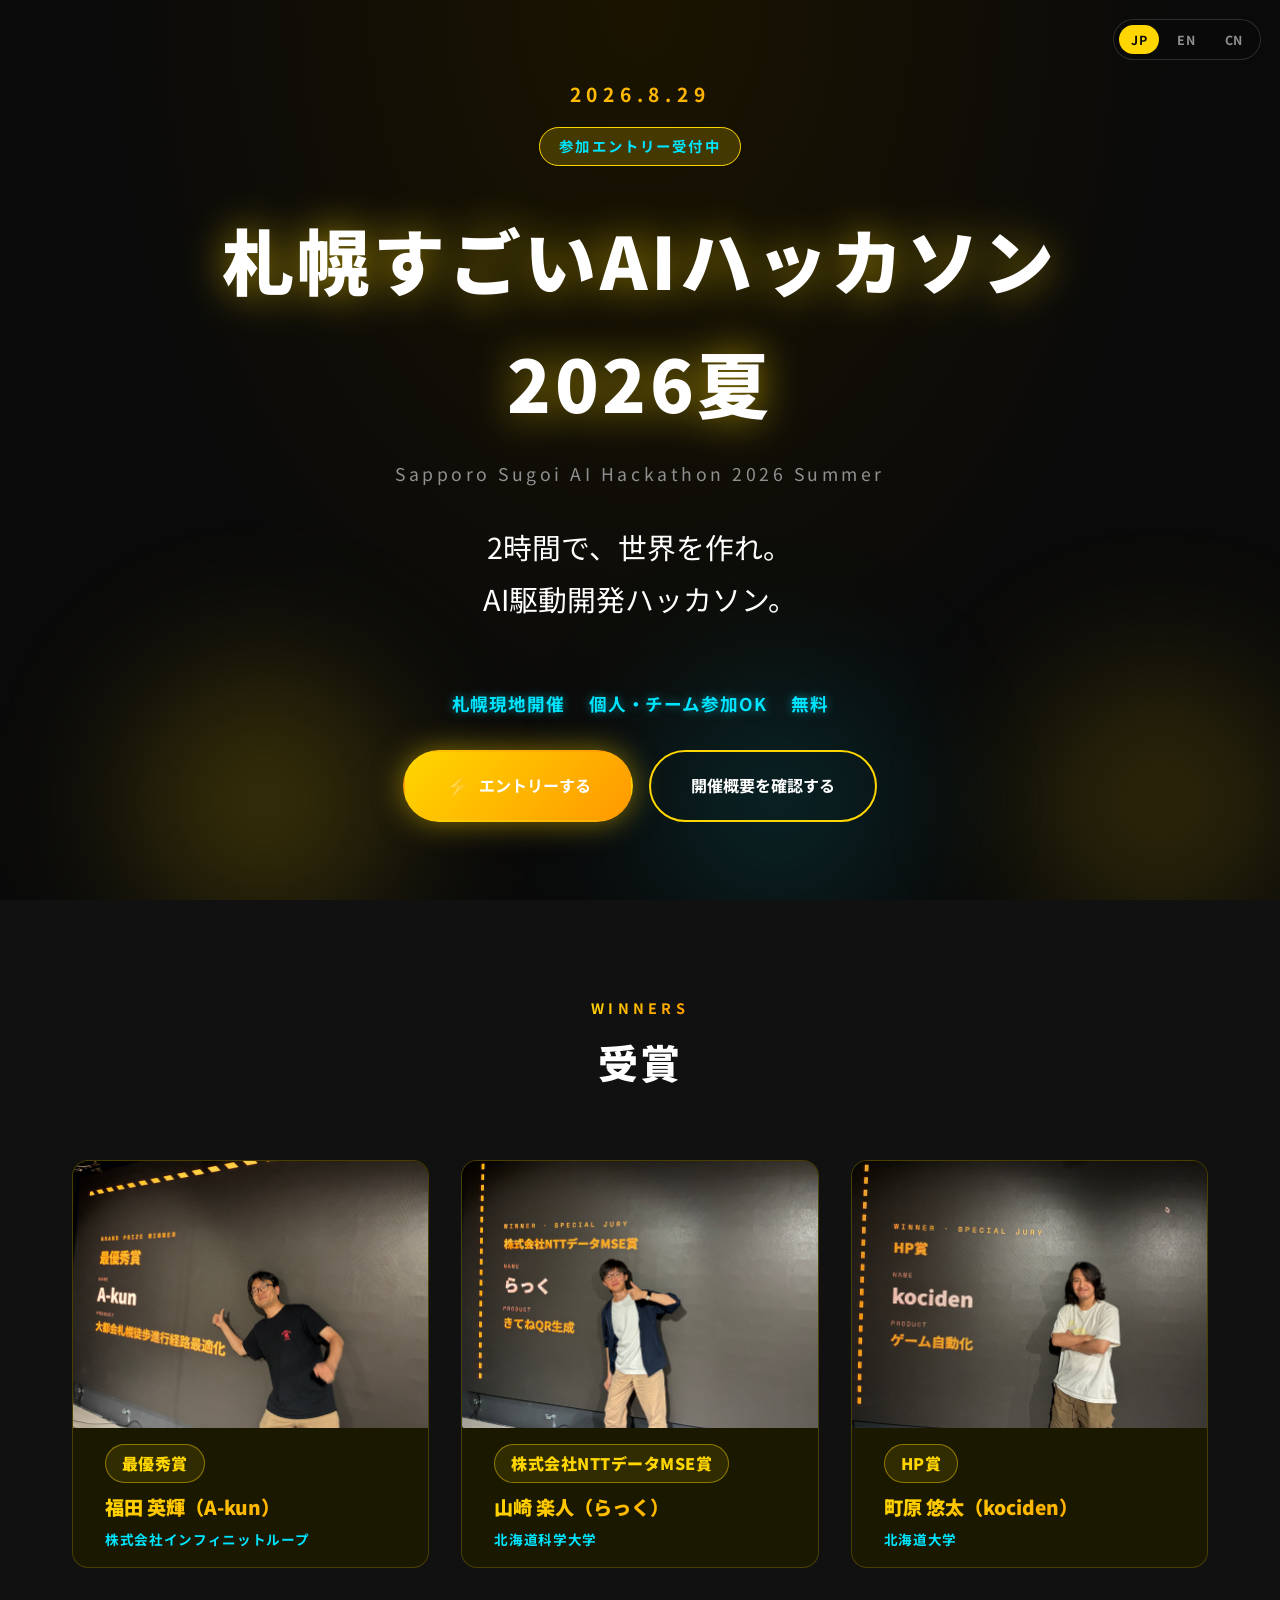
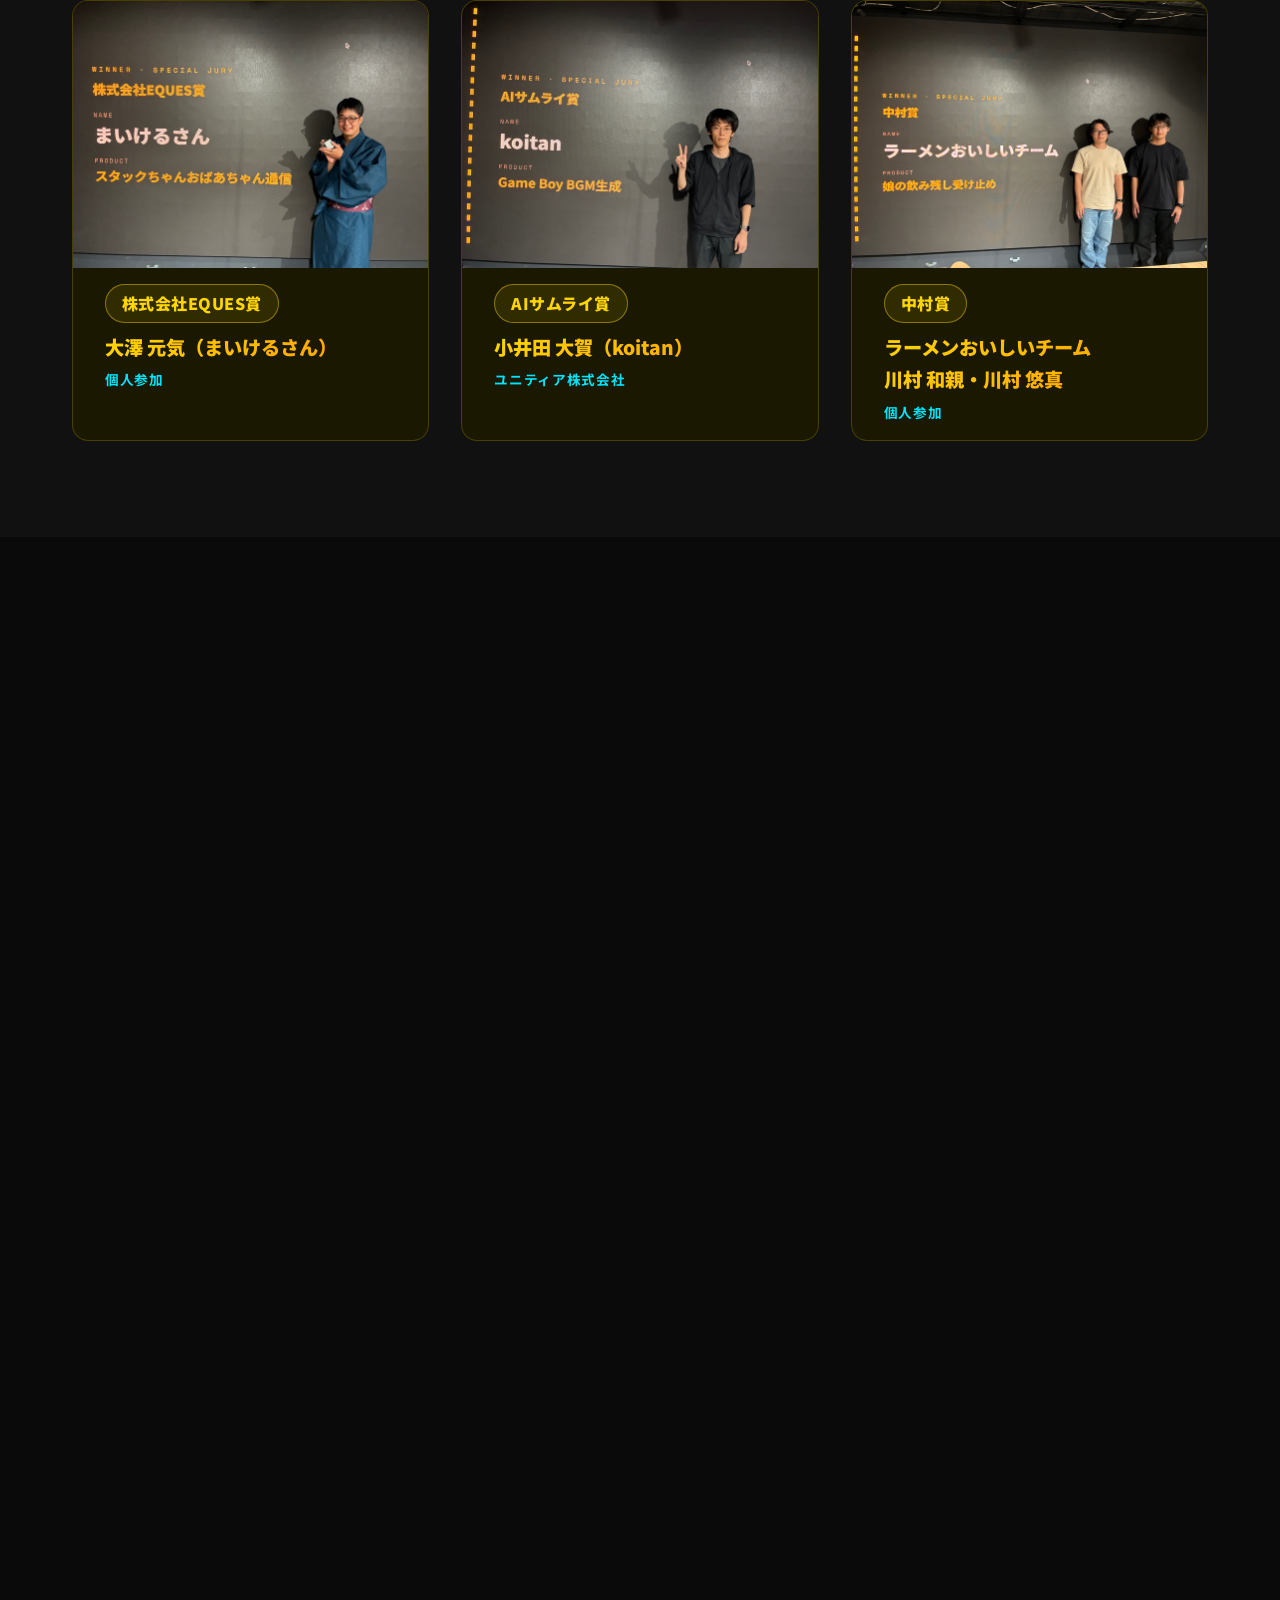
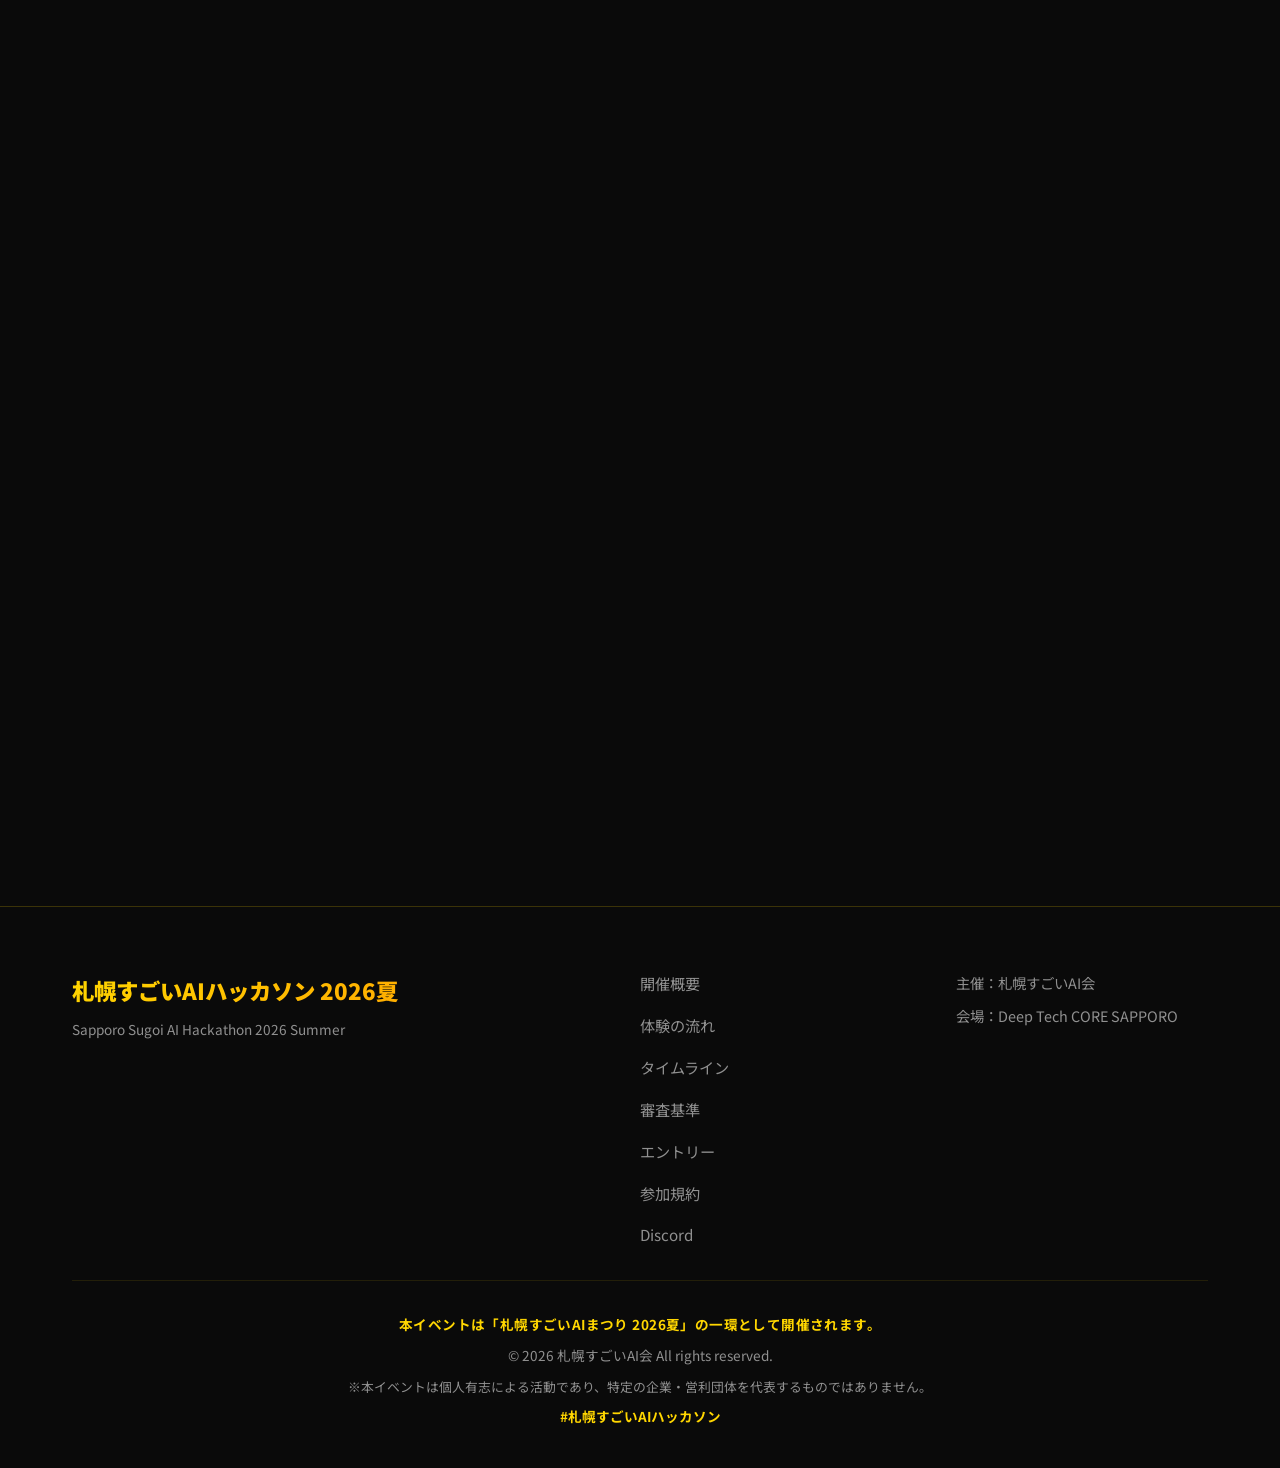
<file: index.html>
<!DOCTYPE html>
<html lang="ja">
<head>
    <meta charset="UTF-8">
    <meta name="viewport" content="width=device-width, initial-scale=1.0">
    <title>札幌すごいAIハッカソン 2026夏 | AI駆動開発ハッカソン</title>
    <meta name="description" content="2時間で、世界を作れ。思考→実装→発表を圧縮する実験場。AI駆動開発ハッカソン、2026年8月29日(土)札幌開催。">
    <!-- OGP Tags -->
    <meta property="og:title" content="札幌すごいAIハッカソン 2026夏">
    <meta property="og:description" content="2時間で、世界を作れ。思考→実装→発表を圧縮する実験場。2026年8月29日(土)札幌開催。">
    <meta property="og:type" content="website">
    <meta property="og:url" content="https://hack-2026-summer.sugoiai.org/">
    <meta property="og:site_name" content="札幌すごいAIハッカソン 2026夏">
    <meta property="og:image" content="https://hack-2026-summer.sugoiai.org/images/logot.png">
    <meta property="og:image:width" content="1200">
    <meta property="og:image:height" content="630">
    <meta property="og:locale" content="ja_JP">
    <!-- Twitter Card Tags -->
    <meta name="twitter:card" content="summary_large_image">
    <meta name="twitter:title" content="札幌すごいAIハッカソン 2026夏">
    <meta name="twitter:description" content="2時間で、世界を作れ。思考→実装→発表を圧縮する実験場。">
    <meta name="twitter:image" content="https://hack-2026-summer.sugoiai.org/images/logot.png">
    <!-- Favicon -->
    <link rel="icon" type="image/png" href="images/logot.png">
    <link rel="apple-touch-icon" href="images/logot.png">
    <link rel="stylesheet" href="style.css">
    <link rel="preconnect" href="https://fonts.googleapis.com">
    <link rel="preconnect" href="https://fonts.gstatic.com" crossorigin>
    <link href="https://fonts.googleapis.com/css2?family=Noto+Sans+JP:wght@400;700;900&display=swap" rel="stylesheet">
</head>
<body>

    <!-- ─── HERO ─── -->
    <section id="hero" class="hero">
        <!-- 言語切替（heroに対して絶対配置：スクロールすると一緒に流れて消える） -->
        <div class="lang-switcher" id="langSwitcher" role="group" aria-label="Language">
            <button type="button" class="lang-btn active" data-lang="ja">JP</button>
            <button type="button" class="lang-btn" data-lang="en">EN</button>
            <button type="button" class="lang-btn" data-lang="zh">CN</button>
        </div>
        <div class="hero-background">
            <div class="film-particle"></div>
            <div class="film-particle"></div>
            <div class="film-particle"></div>
        </div>
        <div class="container hero-content">
            <div class="hero-date">2026.8.29</div>
            <div class="hero-badge" data-i18n="hero.badge">参加エントリー受付中</div>
            <h1 class="hero-title">
                <span class="title-main" data-i18n="hero.title">札幌すごいAIハッカソン<br>2026夏</span>
                <span class="title-sub">Sapporo Sugoi AI Hackathon 2026 Summer</span>
            </h1>
            <p class="hero-tagline" data-i18n="hero.tagline">2時間で、世界を作れ。<br>AI駆動開発ハッカソン。</p>
            <div class="hero-info-badge">
                <span data-i18n="hero.info1">札幌現地開催</span>
                <span data-i18n="hero.info2">個人・チーム参加OK</span>
                <span data-i18n="hero.info3">無料</span>
            </div>
            <div class="hero-cta">
                <a href="https://docs.google.com/forms/d/e/1FAIpQLSfhWkil78gUpK0d7_SPnkIp2VBaLrS5ejBDSna8Zs11sMa4Dg/viewform" target="_blank" rel="noopener noreferrer" class="btn btn-primary">
                    <span class="btn-icon">⚡</span>
                    <span class="btn-text" data-i18n="hero.cta.entry">エントリーする</span>
                </a>
                <a href="#overview" class="btn btn-secondary">
                    <span class="btn-text" data-i18n="hero.cta.overview">開催概要を確認する</span>
                </a>
            </div>
        </div>
    </section>

    <!-- ─── WINNERS ─── -->
    <section id="winners" class="section winners">
        <div class="container">
            <div class="section-header">
                <h2 class="section-title">
                    <span class="title-en">WINNERS</span>
                    <span class="title-ja" data-i18n="sec.winners">受賞</span>
                </h2>
            </div>
            <div class="winners-grid">

                <div class="winner-card">
                    <div class="winner-image-wrap">
                        <img src="images/prize1.JPG" alt="福田英輝（A-kun）" class="winner-image">
                    </div>
                    <div class="winner-info">
                        <p class="winner-award" data-i18n="award.grand">最優秀賞</p>
                        <h3 class="winner-name" data-i18n="win.1.name">福田 英輝（A-kun）</h3>
                        <p class="winner-affiliation" data-i18n="win.1.aff">株式会社インフィニットループ</p>
                    </div>
                </div>

                <div class="winner-card">
                    <div class="winner-image-wrap">
                        <img src="images/prize2.JPG" alt="山崎楽人（らっく）" class="winner-image">
                    </div>
                    <div class="winner-info">
                        <p class="winner-award" data-i18n="award.nttdmse">株式会社NTTデータMSE賞</p>
                        <h3 class="winner-name" data-i18n="win.2.name">山崎 楽人（らっく）</h3>
                        <p class="winner-affiliation" data-i18n="win.2.aff">北海道科学大学</p>
                    </div>
                </div>

                <div class="winner-card">
                    <div class="winner-image-wrap">
                        <img src="images/prize3.JPG" alt="町原悠太（kociden）" class="winner-image">
                    </div>
                    <div class="winner-info">
                        <p class="winner-award" data-i18n="award.hp">HP賞</p>
                        <h3 class="winner-name" data-i18n="win.3.name">町原 悠太（kociden）</h3>
                        <p class="winner-affiliation" data-i18n="win.3.aff">北海道大学</p>
                    </div>
                </div>

                <div class="winner-card">
                    <div class="winner-image-wrap">
                        <img src="images/prize4.JPG" alt="大澤元気（まいけるさん）" class="winner-image">
                    </div>
                    <div class="winner-info">
                        <p class="winner-award" data-i18n="award.eques">株式会社EQUES賞</p>
                        <h3 class="winner-name" data-i18n="win.4.name">大澤 元気（まいけるさん）</h3>
                        <p class="winner-affiliation" data-i18n="win.4.aff">個人参加</p>
                    </div>
                </div>

                <div class="winner-card">
                    <div class="winner-image-wrap">
                        <img src="images/prize5.JPG" alt="小井田大賀（koitan）" class="winner-image">
                    </div>
                    <div class="winner-info">
                        <p class="winner-award" data-i18n="award.samurai">AIサムライ賞</p>
                        <h3 class="winner-name" data-i18n="win.5.name">小井田 大賀（koitan）</h3>
                        <p class="winner-affiliation" data-i18n="win.5.aff">ユニティア株式会社</p>
                    </div>
                </div>

                <div class="winner-card">
                    <div class="winner-image-wrap">
                        <img src="images/prize6.JPG" alt="ラーメンおいしいチーム" class="winner-image">
                    </div>
                    <div class="winner-info">
                        <p class="winner-award" data-i18n="award.nakamura">中村賞</p>
                        <h3 class="winner-name" data-i18n="win.6.name">ラーメンおいしいチーム<br>川村 和親・川村 悠真</h3>
                        <p class="winner-affiliation" data-i18n="win.6.aff">個人参加</p>
                    </div>
                </div>

            </div>
        </div>
    </section>

    <!-- ─── OVERVIEW ─── -->
    <section id="overview" class="section overview">
        <canvas id="filmGrainCanvas" class="film-grain-canvas"></canvas>
        <div class="container">
            <div class="section-header">
                <h2 class="section-title">
                    <span class="title-en">OVERVIEW</span>
                    <span class="title-ja" data-i18n="sec.overview">開催概要</span>
                </h2>
            </div>
            <div class="overview-content">
                <div class="overview-main">
                    <div class="overview-image-wrap">
                        <img src="images/DTC.JPG" alt="Deep Tech CORE SAPPORO 会場" class="venue-image">
                    </div>
                    <div class="overview-text">
                        <h3 class="overview-subtitle" data-i18n="ov.subtitle">札幌現地で、AI駆動開発。</h3>
                        <p data-i18n="ov.p1">2時間で、思考・実装・発表を圧縮する。限られた時間の中で何を選び、何を捨て、何を具現化するか。その意思決定を競う場です。</p>
                        <p data-i18n="ov.p2">「価値が伝わる状態」を作り切った人が、この場では勝者になれます。</p>
                        <div class="event-info">
                            <div class="info-item">
                                <div class="info-label" data-i18n="ov.l1">開催日時</div>
                                <div class="info-value" data-i18n="ov.v1">2026年8月29日（土）14:00〜18:00</div>
                            </div>
                            <div class="info-item">
                                <div class="info-label" data-i18n="ov.l2">会場</div>
                                <div class="info-value">Deep Tech CORE SAPPORO</div>
                            </div>
                            <div class="info-item">
                                <div class="info-label" data-i18n="ov.l3">参加費</div>
                                <div class="info-value" data-i18n="ov.v3">無料</div>
                            </div>
                            <div class="info-item">
                                <div class="info-label" data-i18n="ov.l4">参加形式</div>
                                <div class="info-value" data-i18n="ov.v4">現地開催（個人・チーム参加可）</div>
                            </div>
                            <div class="info-item">
                                <div class="info-label" data-i18n="ov.l5">チーム人数</div>
                                <div class="info-value" data-i18n="ov.v5">1〜4名（個人参加も可能）</div>
                            </div>
                            <div class="info-item">
                                <div class="info-label" data-i18n="ov.l6">エントリー</div>
                                <div class="info-value" data-i18n="ov.v6"><a href="https://docs.google.com/forms/d/e/1FAIpQLSfhWkil78gUpK0d7_SPnkIp2VBaLrS5ejBDSna8Zs11sMa4Dg/viewform" target="_blank" rel="noopener noreferrer" class="guideline-link">エントリーフォーム</a>より受付</div>
                            </div>
                        </div>
                    </div>
                </div>
            </div>
        </div>
    </section>

    <!-- ─── INTRODUCTION ─── -->
    <section id="about" class="section about-festival">
        <canvas id="rippleCanvas" class="ripple-canvas"></canvas>
        <div class="container">
            <div class="about-content">
                <div class="about-text">
                    <div class="section-header" style="text-align:left; margin-bottom: 2rem;">
                        <h2 class="section-title" style="align-items: flex-start;">
                            <span class="title-en">INTRODUCTION</span>
                            <span class="title-ja" data-i18n="sec.about">このイベントについて</span>
                        </h2>
                    </div>
                    <blockquote class="about-origin" data-i18n="about.quote">
                        制約の中で何を選び、何を捨てるか。<br>
                        その意思決定こそが、価値になる。
                        <span class="about-origin-sig">AI駆動開発ハッカソン コアメッセージ</span>
                    </blockquote>
                    <p class="about-lead" data-i18n="about.lead">
                        AI時代は"実装速度"が価値になる。
                    </p>
                    <p data-i18n="about.p1">
                        完成度よりも価値の提示が重要です。本イベントはその極限圧縮体験。限られた時間の中での意思決定と表現を評価します。
                    </p>
                    <p data-i18n="about.p2">
                        何を作るかではなく、「何を残し、何を捨てたか」を問う場所です。
                    </p>
                    <div class="about-features">
                        <div class="about-feature">
                            <span class="feature-icon">⚡</span>
                            <span class="feature-text" data-i18n="about.f1">思考 → 実装 → 発表の圧縮体験</span>
                        </div>
                        <div class="about-feature">
                            <span class="feature-icon">🔰</span>
                            <span class="feature-text" data-i18n="about.f2">未経験者・ビギナー向けの当日使い方説明もあり</span>
                        </div>
                        <div class="about-feature">
                            <span class="feature-icon">🎒</span>
                            <span class="feature-text" data-i18n="about.f3">玄人は何を持ち込んでもOK</span>
                        </div>
                    </div>
                </div>
                <div class="about-image">
                    <img src="images/samurai.jpg" alt="イベントの雰囲気" class="about-photo">
                </div>
            </div>
        </div>
    </section>

    <!-- ─── PARTNERS ─── -->
    <section id="partners" class="section partners-section">
        <div class="container">
            <div class="section-header">
                <h2 class="section-title">
                    <span class="title-en">SPONSORS</span>
                    <span class="title-ja" data-i18n="sec.partners">スポンサー</span>
                </h2>
                <p class="section-description" data-i18n="partners.desc">ハッカソンを支えてくださるスポンサー企業・団体・サービスの皆さまです。<br>温かいご支援に心より感謝申し上げます。</p>
            </div>
            <div class="partners-grid">

                <a href="https://www.nttd-mse.com/" target="_blank" rel="noopener noreferrer" class="partner-card">
                    <div class="partner-logo">
                        <img src="images/NTTDMSE_logo.png" alt="株式会社NTTデータMSE">
                    </div>
                    <div class="partner-name" data-i18n="partners.nttdmse">株式会社NTTデータMSE</div>
                </a>

                <a href="https://www.hp.com/jp-ja/home.html" target="_blank" rel="noopener noreferrer" class="partner-card">
                    <div class="partner-logo">
                        <img src="images/HP.png" alt="株式会社日本HP">
                    </div>
                    <div class="partner-name" data-i18n="partners.hp">株式会社日本HP</div>
                </a>

                <a href="https://eques.co.jp" target="_blank" rel="noopener noreferrer" class="partner-card">
                    <div class="partner-logo">
                        <img src="images/eques.png" alt="株式会社EQUES">
                    </div>
                    <div class="partner-name" data-i18n="partners.eques">株式会社EQUES</div>
                </a>

                <!--
                <a href="https://eques.co.jp/" target="_blank" rel="noopener noreferrer" class="partner-card">
                    <div class="partner-logo">
                        <img src="images/eques-header-logo.png" alt="株式会社EQUES">
                    </div>
                    <div class="partner-name">株式会社EQUES</div>
                </a>
                -->

                <a href="https://deeptech-core.com" target="_blank" rel="noopener noreferrer" class="partner-card">
                    <div class="partner-logo">
                        <img src="images/DTC_logo.png" alt="DTC株式会社">
                    </div>
                    <div class="partner-name" data-i18n="partners.dtc">DTC株式会社</div>
                </a>

                <a href="https://hanamii.jp" target="_blank" rel="noopener noreferrer" class="partner-card">
                    <div class="partner-logo">
                        <img src="images/hanamii.png" alt="hanamii">
                    </div>
                    <div class="partner-name">hanamii</div>
                    <span class="partner-doc-btn" role="button" tabindex="0"
                          onclick="event.preventDefault(); event.stopPropagation(); window.open('images/hanamii.pdf', '_blank', 'noopener');"
                          onkeydown="if (event.key === 'Enter' || event.key === ' ') { event.preventDefault(); event.stopPropagation(); window.open('images/hanamii.pdf', '_blank', 'noopener'); }"
                          data-i18n="partners.hanamiiDoc">使い方のダウンロード</span>
                </a>

                <div class="partner-card">
                    <div class="partner-logo">
                        <span class="partner-logo-text" data-i18n="partners.sapporoLogo">札幌市</span>
                    </div>
                    <div class="partner-name" data-i18n="partners.sapporo">後援：札幌市</div>
                </div>

                <!--
                <a href="https://www.ai-driven.dev/ai駆動開発コンソーシアム/" target="_blank" rel="noopener noreferrer" class="partner-card">
                    <div class="partner-logo">
                        <img src="images/aicon.png" alt="AI駆動開発コンソーシアム">
                    </div>
                    <div class="partner-name">AI駆動開発コンソーシアム</div>
                </a>

                <a href="https://discord.com/invite/RNaAgXZngh" target="_blank" rel="noopener noreferrer" class="partner-card">
                    <div class="partner-logo">
                        <img src="images/aiau.png" alt="AIAU">
                    </div>
                    <div class="partner-name">AIAU</div>
                </a>
                -->

            </div>
        </div>
    </section>

    <!-- ─── WHAT YOU WILL DO ─── -->
    <section id="flow" class="section divisions">
        <canvas id="projectorCanvas" class="projector-canvas"></canvas>
        <div class="container">
            <div class="section-header">
                <h2 class="section-title">
                    <span class="title-en">WHAT YOU WILL DO</span>
                    <span class="title-ja" data-i18n="sec.flow">体験の流れ</span>
                </h2>
                <p class="section-description" data-i18n="flow.desc">当日完結。受付から表彰まで、この流れで進みます。</p>
            </div>
            <div class="divisions-grid" style="grid-template-columns: repeat(auto-fit, minmax(260px, 1fr));">

                <div class="division-card division-main">
                    <div class="division-number">01</div>
                    <div class="division-content">
                        <div class="division-badge badge-main">STEP 1</div>
                        <h3 class="division-title" data-i18n="flow.s1.title">テーマ提示</h3>
                        <p class="division-subtitle">Theme Announcement</p>
                        <p class="division-description" data-i18n="flow.s1.desc">
                            イベント開始直後、当日のテーマが発表されます。解釈の幅は広め。正解はひとつではありません。
                        </p>
                        <div class="division-highlight" data-i18n="flow.s1.hl">
                            あなたなりの解釈で、<strong>スタートを切ろう</strong>
                        </div>
                    </div>
                </div>

                <div class="division-card division-exp">
                    <div class="division-number">02</div>
                    <div class="division-content">
                        <div class="division-badge badge-exp">STEP 2</div>
                        <h3 class="division-title" data-i18n="flow.s2.title">アイデア考案</h3>
                        <p class="division-subtitle">Instant Decision</p>
                        <p class="division-description" data-i18n="flow.s2.desc">
                            テーマをもとに、何を作るかを考えます。完璧なアイデアでなくていい。まず方向性を決めることが大事です。
                        </p>
                        <div class="division-highlight division-exp-highlight" data-i18n="flow.s2.hl">
                            小さく決めて、<strong>大きく動く</strong>
                        </div>
                    </div>
                </div>

                <div class="division-card division-special">
                    <div class="division-number">03</div>
                    <div class="division-content">
                        <div class="division-badge badge-special">STEP 3</div>
                        <h3 class="division-title" data-i18n="flow.s3.title">実装</h3>
                        <p class="division-subtitle">Build with AI</p>
                        <p class="division-description" data-i18n="flow.s3.desc">
                            AIツールや技術を使って、アイデアを形にします。使えるツールに制限はなし。価値が伝わる状態を目指しましょう。
                        </p>
                        <div class="division-highlight division-special-highlight" data-i18n="flow.s3.hl">
                            使えるものは<strong>全部使っていい</strong>
                        </div>
                        <p class="division-beginner-note" data-i18n="flow.s3.note">ビギナー向けの当日10分講座あり。未経験でも安心してスタートできます。</p>
                    </div>
                </div>

                <div class="division-card division-main">
                    <div class="division-number">04</div>
                    <div class="division-content">
                        <div class="division-badge badge-main">STEP 4</div>
                        <h3 class="division-title" data-i18n="flow.s4.title">プレゼン</h3>
                        <p class="division-subtitle">Present Your Value</p>
                        <p class="division-description" data-i18n="flow.s4.desc">
                            3分の発表。スライドは最大3枚。作ったものと、そこに込めた思いを自分の言葉で伝えてください。
                        </p>
                        <div class="division-highlight" data-i18n="flow.s4.hl">
                            伝えることも、<strong>ものづくりのうち</strong>
                        </div>
                    </div>
                </div>

            </div>
        </div>
    </section>

    <!-- ─── RULES ─── -->
    <section id="rules" class="section application">
        <div class="container">
            <div class="section-header">
                <h2 class="section-title">
                    <span class="title-en">RULES</span>
                    <span class="title-ja" data-i18n="sec.rules">ルール</span>
                </h2>
                <p class="section-description" data-i18n="rules.desc">自由度の高さが、このハッカソンの特徴です。</p>
            </div>
            <div class="application-grid">

                <div class="apply-card">
                    <h3 class="apply-card-title" data-i18n="rules.card1.title">参加ルール</h3>
                    <ul class="apply-list">
                        <li data-i18n="rules.r1"><a href="https://discord.gg/Ve2tQeN7cw" target="_blank" rel="noopener noreferrer" class="guideline-link">Discord（札幌すごいAI会）</a>のハッカソンチャンネルで「参加します！」と宣言すること</li>
                        <li data-i18n="rules.r2"><strong>持ち込み自由</strong>　—　ノートPC・外部デバイス・フィジカルデバイス・VRデバイス・外部ライブラリ・公開リポジトリのコード・自分の過去の成果物、何でもOK</li>
                        <li data-i18n="rules.r3"><strong>使用ツール制限なし</strong>　—　AI含む、どんなツールも使ってよい</li>
                        <li data-i18n="rules.r4"><strong>個人・チームどちらも可</strong>　—　1名〜4名まで</li>
                        <li data-i18n="rules.r5">事前の学習・準備はOK。当日のアウトプットが評価対象</li>
                        <li data-i18n="rules.r6"><a href="conditions.html" target="_blank" rel="noopener noreferrer" class="guideline-link">参加規約</a>に同意していること</li>
                    </ul>
                    <p style="font-size: 0.85rem; color: var(--text-secondary); margin-top: var(--spacing-md); margin-bottom: 0.6rem;" data-i18n="rules.note">詳細はこちらのガイドライン・参加規約をご確認ください。</p>
                    <div class="rules-doc-btns">
                        <a href="guideline.html" target="_blank" rel="noopener noreferrer" class="rules-doc-btn" data-i18n="rules.btn.guide">ルール・ガイドライン</a>
                        <a href="conditions.html" target="_blank" rel="noopener noreferrer" class="rules-doc-btn" data-i18n="rules.btn.terms">参加規約</a>
                    </div>
                </div>

                <div class="apply-card">
                    <h3 class="apply-card-title" data-i18n="rules.card2.title">制約</h3>
                    <ul class="apply-list">
                        <li data-i18n="rules.c1">開発時間中（14:10〜16:10）はスライド作成禁止</li>
                        <li data-i18n="rules.c2">基本発表は3分以内</li>
                        <li data-i18n="rules.c3">発表スライドは最大3枚まで</li>
                        <li data-i18n="rules.c4">技術解説を行う場合は追加で最大2分</li>
                    </ul>
                </div>

            </div>
        </div>
    </section>

    <!-- ─── THEME ─── -->
    <section id="theme" class="section overview" style="background: var(--dark-bg);">
        <div class="container">
            <div class="section-header">
                <h2 class="section-title">
                    <span class="title-en">THEME</span>
                    <span class="title-ja" data-i18n="sec.theme">テーマ</span>
                </h2>
            </div>
            <div class="overview-content">
                <div class="overview-main" style="grid-template-columns: 1fr; max-width: 700px; margin: 0 auto;">
                    <div class="overview-text">
                        <h3 class="overview-subtitle" style="text-align: center;" data-i18n="theme.subtitle">当日発表</h3>
                        <p data-i18n="theme.p1">テーマは当日イベント開始時に発表されます。事前に知ることはできません。</p>
                        <p data-i18n="theme.p2">テーマは<strong>抽象的</strong>に設定されています。正解がある問いではなく、発想力と解釈力が問われます。あなたの「解釈」が、すでに作品の一部です。</p>
                        <div class="event-info">
                            <div class="info-item">
                                <div class="info-label" data-i18n="theme.l1">テーマ形式</div>
                                <div class="info-value" data-i18n="theme.v1">抽象テーマ（当日発表）</div>
                            </div>
                            <div class="info-item">
                                <div class="info-label" data-i18n="theme.l2">発表タイミング</div>
                                <div class="info-value" data-i18n="theme.v2">14:00〜14:10（イベント開始直後）</div>
                            </div>
                            <div class="info-item">
                                <div class="info-label" data-i18n="theme.l3">問われること</div>
                                <div class="info-value" data-i18n="theme.v3">発想力・解釈力・意思決定の速さ</div>
                            </div>
                        </div>
                    </div>
                </div>
            </div>
        </div>
    </section>

    <!-- ─── TIMELINE ─── -->
    <section id="timeline" class="section timeline-section">
        <div class="container">
            <div class="section-header">
                <h2 class="section-title">
                    <span class="title-en">TIMELINE</span>
                    <span class="title-ja" data-i18n="sec.timeline">時間設計</span>
                </h2>
                <p class="section-description" data-i18n="tl.desc">4時間に詰め込まれた、思考と実装の戦場。</p>
            </div>
            <div class="timeline-list">

                <div class="timeline-item">
                    <div class="timeline-time">14:00 – 14:10</div>
                    <div class="timeline-bar"></div>
                    <div class="timeline-event">
                        <h3 class="timeline-title" data-i18n="tl.1.title">テーマ発表</h3>
                        <p class="timeline-desc" data-i18n="tl.1.desc">テーマが公開されます。ここから2時間のカウントダウンがスタートします。</p>
                    </div>
                </div>

                <div class="timeline-item timeline-main">
                    <div class="timeline-time">14:10 – 16:10</div>
                    <div class="timeline-bar timeline-bar-main"></div>
                    <div class="timeline-event">
                        <h3 class="timeline-title" data-i18n="tl.2.title">開発（120分）</h3>
                        <p class="timeline-desc" data-i18n="tl.2.desc">スライド作成は禁止。AIや技術を使って、アイデアを形にする時間です。使えるものは何でも活用してください。</p>
                    </div>
                </div>

                <div class="timeline-item">
                    <div class="timeline-time">16:10 – 16:40</div>
                    <div class="timeline-bar"></div>
                    <div class="timeline-event">
                        <h3 class="timeline-title" data-i18n="tl.3.title">発表準備（30分）</h3>
                        <p class="timeline-desc" data-i18n="tl.3.desc">スライド作成が解禁されます。何を伝えるかを整理して、最大3枚にまとめましょう。</p>
                    </div>
                </div>

                <div class="timeline-item">
                    <div class="timeline-time">16:40 – 17:40</div>
                    <div class="timeline-bar"></div>
                    <div class="timeline-event">
                        <h3 class="timeline-title" data-i18n="tl.4.title">発表（60分）</h3>
                        <p class="timeline-desc" data-i18n="tl.4.desc">各チーム・個人3分（＋任意2分の技術解説）。作ったものと、そこに込めた思いを伝えてください。</p>
                    </div>
                </div>

                <!--
                <div class="timeline-item">
                    <div class="timeline-time"></div>
                    <div class="timeline-bar"></div>
                    <div class="timeline-event">
                        <h3 class="timeline-title">懇親会（60分）</h3>
                        <p class="timeline-desc">発表後、参加者・審査員・スタッフで自由に交流できる時間です。</p>
                    </div>
                </div>
                -->

                <div class="timeline-item">
                    <div class="timeline-time">17:40 – 18:00</div>
                    <div class="timeline-bar timeline-bar-award"></div>
                    <div class="timeline-event">
                        <h3 class="timeline-title" data-i18n="tl.5.title">審査・表彰</h3>
                        <p class="timeline-desc" data-i18n="tl.5.desc">審査員が評価し、最優秀賞・審査員特別賞が発表されます。</p>
                    </div>
                </div>

            </div>
        </div>
    </section>

    <!-- ─── OUTPUT & PRESENTATION ─── -->
    <section id="output" class="section application" style="background: var(--dark-bg);">
        <div class="container">
            <div class="section-header">
                <h2 class="section-title">
                    <span class="title-en">OUTPUT &amp; PRESENTATION</span>
                    <span class="title-ja" data-i18n="sec.output">成果物と発表形式</span>
                </h2>
                <p class="section-description" data-i18n="out.desc">完成を目指さなくていい。価値が伝わる状態であれば十分。</p>
            </div>
            <div class="application-grid">

                <div class="apply-card">
                    <div class="apply-card-icon">🛠️</div>
                    <h3 class="apply-card-title" data-i18n="out.card1.title">成果物</h3>
                    <p class="apply-card-subtitle" data-i18n="out.card1.sub">モックレベルでもOK、体験を重視。そして技術的に作り込むほど加点。</p>
                    <ul class="apply-list apply-list-check">
                        <li data-i18n="out.d1">プロトタイプ</li>
                        <li data-i18n="out.d2">UIモック</li>
                        <li data-i18n="out.d3">AIデモ</li>
                        <li data-i18n="out.d4">動画</li>
                        <li data-i18n="out.d5">その他、価値を伝えられるもの</li>
                    </ul>
                </div>

                <div class="apply-card">
                    <div class="apply-card-icon">🎤</div>
                    <h3 class="apply-card-title" data-i18n="out.card2.title">発表形式</h3>
                    <p class="apply-card-subtitle" data-i18n="out.card2.sub">基本発表は必須。技術解説は任意。</p>
                    <ul class="apply-list">
                        <li data-i18n="out.f1">
                            <strong>基本発表（必須・3分）</strong><br>
                            スライド最大3枚<br>
                            ①&nbsp;課題・テーマ解釈&nbsp;②&nbsp;アイデア・価値&nbsp;③&nbsp;体験イメージ<br>
                            ＋ 成果物デモ
                        </li>
                        <li data-i18n="out.f2">
                            <strong>技術解説（任意・最大2分）</strong><br>
                            アーキテクチャ / 技術選定 / AIの使い方
                        </li>
                    </ul>
                    <div class="prompt-block">
                        <div class="prompt-block-header">
                            <span class="prompt-block-label" data-i18n="out.prompt.label">スライド構成サンプルプロンプト</span>
                            <button class="prompt-copy-btn" onclick="copyPrompt(this)" title="コピー"><svg xmlns="http://www.w3.org/2000/svg" viewBox="0 0 24 24" fill="none" stroke="currentColor" stroke-width="2" stroke-linecap="round" stroke-linejoin="round"><rect x="9" y="9" width="13" height="13" rx="2"/><path d="M5 15H4a2 2 0 0 1-2-2V4a2 2 0 0 1 2-2h9a2 2 0 0 1 2 2v1"/></svg></button>
                        </div>
                        <pre class="prompt-pre" data-i18n="out.prompt.body"># スライド1：テーマ解釈 / 課題
- 当日テーマの解釈（どう捉えたか）
- なぜその解釈を選んだか（捨てた選択も含めて）
- 解決したい体験 / 課題

# スライド2：アイデア / 価値
- 作ったもののコンセプト（何を作ったか）
- ユーザーにとっての価値（何が嬉しいか）
- 他と違うポイント（なぜこれが成立するか）

# スライド3：体験 / デモ
- 実際の使い方（ユーザーストーリー）
- デモの流れ（何が起きるか）
- 現時点の完成度と、あえて削ったもの</pre>
                    </div>
                </div>

            </div>
        </div>
    </section>

    <!-- ─── JUDGING ─── -->
    <section id="judging" class="section judging-section">
        <div class="container">
            <div class="section-header">
                <h2 class="section-title">
                    <span class="title-en">JUDGING</span>
                    <span class="title-ja" data-i18n="sec.judging">審査基準</span>
                </h2>
                <p class="section-description" data-i18n="jd.desc">競技として成立させるための、明確な評価軸。</p>
            </div>
            <div class="judging-grid">

                <div class="judging-card">
                    <p class="judging-card-label judging-card-label-base">BASE SCORE</p>
                    <h3 class="judging-card-title" data-i18n="jd.base.title">ベース評価（最大10点）</h3>
                    <ul class="judging-criteria-list">
                        <li class="judging-criterion">
                            <span class="score-badge score-badge-base" data-i18n="jd.badge5">0〜5点</span>
                            <div>
                                <div class="criterion-name" data-i18n="jd.c1.name">① インパクト</div>
                                <div class="criterion-desc" data-i18n="jd.c1.desc">欲しい・面白い・驚きがあるか</div>
                            </div>
                        </li>
                        <li class="judging-criterion">
                            <span class="score-badge score-badge-base" data-i18n="jd.badge5">0〜5点</span>
                            <div>
                                <div class="criterion-name" data-i18n="jd.c2.name">② 実在感</div>
                                <div class="criterion-desc" data-i18n="jd.c2.desc">実際に使われるイメージが湧くか</div>
                            </div>
                        </li>
                    </ul>
                </div>

                <div class="judging-card">
                    <p class="judging-card-label judging-card-label-tech">TECH BONUS</p>
                    <h3 class="judging-card-title" data-i18n="jd.tech.title">技術加点（最大＋8点）</h3>
                    <ul class="judging-criteria-list">
                        <li class="judging-criterion">
                            <span class="score-badge score-badge-tech" data-i18n="jd.badge2">0〜2点</span>
                            <div>
                                <div class="criterion-name" data-i18n="jd.c3.name">③ 動作レベル</div>
                                <div class="criterion-desc" data-i18n="jd.c3.desc">モックレベルで一連の体験が成立するか、実際のシステムとして動くか</div>
                            </div>
                        </li>
                        <li class="judging-criterion">
                            <span class="score-badge score-badge-tech" data-i18n="jd.badge2">0〜2点</span>
                            <div>
                                <div class="criterion-name" data-i18n="jd.c4.name">④ 公開・再現性</div>
                                <div class="criterion-desc" data-i18n="jd.c4.desc">成果物公開をGitHub等で行っているか、公開URLなどで実際にアクセスし体験できるか</div>
                            </div>
                        </li>
                        <li class="judging-criterion">
                            <span class="score-badge score-badge-tech" data-i18n="jd.badge2">0〜2点</span>
                            <div>
                                <div class="criterion-name" data-i18n="jd.c5.name">⑤ 設計・技術選定</div>
                                <div class="criterion-desc" data-i18n="jd.c5.desc">技術選定が合理的で構造的か</div>
                            </div>
                        </li>
                        <li class="judging-criterion">
                            <span class="score-badge score-badge-tech" data-i18n="jd.badge2">0〜2点</span>
                            <div>
                                <div class="criterion-name" data-i18n="jd.c6.name">⑥ システム連携</div>
                                <div class="criterion-desc" data-i18n="jd.c6.desc">複数要素が構造的に連携しているか</div>
                            </div>
                        </li>
                    </ul>
                </div>

            </div>
            <div class="judging-policy">
                <h3 class="judging-policy-title" data-i18n="jd.policy.title">評価方針</h3>
                <ul>
                    <li data-i18n="jd.policy.1">アイデアのみ・技術のみではなく、それらを複合的に勘案して評価を行う</li>
                    <li data-i18n="jd.policy.2">ユーザー体験として成立しているかを重視する</li>
                    <li data-i18n="jd.policy.3">技術的な作り込みは必須ではないが、強力な加点要素になる</li>
                </ul>
            </div>
        </div>
    </section>

    <!-- ─── AWARDS ─── -->
    <section id="awards" class="section awards">
        <canvas id="sparkCanvas" class="spark-canvas"></canvas>
        <div class="container">
            <div class="section-header">
                <h2 class="section-title">
                    <span class="title-en">AWARDS</span>
                    <span class="title-ja" data-i18n="sec.awards">表彰</span>
                </h2>
                <p class="section-description" data-i18n="aw.desc">審査員が最終評価し、勝者を決定する。</p>
            </div>
            <div class="awards-grid">

                <div class="award-card award-main">
                    <div class="award-image-wrap">
                        <img src="images/prize1.png" alt="最優秀賞" class="award-image">
                    </div>
                    <div class="award-body">
                        <h3 class="award-title" data-i18n="aw.1.title">最優秀賞</h3>
                        <p class="award-division" data-i18n="aw.1.div">1チーム・個人</p>
                        <p class="award-description" data-i18n="aw.1.desc">
                            総合評価（ベース評価＋技術加点）で最も高いスコアを獲得したチーム・個人に授与します。
                        </p>
                    </div>
                </div>

                <div class="award-card award-judge">
                    <div class="award-image-wrap">
                        <img src="images/prize2.png" alt="審査員特別賞" class="award-image">
                    </div>
                    <div class="award-body">
                        <h3 class="award-title" data-i18n="aw.2.title">審査員特別賞</h3>
                        <p class="award-division" data-i18n="aw.2.div">審査員人数分</p>
                        <p class="award-description" data-i18n="aw.2.desc">
                            各審査員の独断で選出します。総合評価とは別に、各審査員が「これだ」と感じた作品に授与します。
                        </p>
                    </div>
                </div>

            </div>
        </div>
    </section>

    <!-- ─── JUDGES ─── -->
    <section id="judges" class="section judges">
        <div class="container">
            <div class="section-header">
                <h2 class="section-title">
                    <span class="title-en">JUDGES</span>
                    <span class="title-ja" data-i18n="sec.judges">審査員紹介</span>
                </h2>
            </div>
            <div class="judges-grid" style="grid-template-columns: repeat(auto-fit, minmax(220px, 1fr)); max-width: 1200px; margin: var(--spacing-lg) auto 0;">

                <div class="judge-card">
                    <div class="judge-image-wrap">
                        <img src="images/メイン正方形.JPG" alt="岸本悠佑" class="judge-image">
                    </div>
                    <div class="judge-info">
                        <h3 class="judge-name" data-i18n="judge.1.name">岸本 悠佑</h3>
                        <div class="judge-badges">
                            <span class="judge-badge" data-i18n="award.eques">株式会社EQUES賞</span>
                            <span class="judge-badge" data-i18n="award.samurai">AIサムライ賞</span>
                        </div>
                        <p class="judge-title" data-i18n="judge.1.title">札幌すごいAI会代表<br>AIサムライ</p>
                        <p class="judge-comment" data-i18n="judge.1.comment">AIで企画やプロダクト作成が即刻行えてしまう現代。その場でどんな体験が生まれるのか、楽しみにしています！初めての方、ビギナーの方、そして猛者の方も、皆さんぜひチャレンジを！</p>
                    </div>
                </div>

                <!--
                <div class="judge-card">
                    <div class="judge-image-wrap">
                        <img src="images/bonjiko.png" alt="工藤僚馬(ぼんじこ)" class="judge-image">
                    </div>
                    <div class="judge-info">
                        <h3 class="judge-name" data-i18n="judge.2.name">工藤 僚馬(ぼんじこ)</h3>
                        <div class="judge-badges">
                            <span class="judge-badge" data-i18n="award.bonjiko">ぼんじこ賞</span>
                        </div>
                        <p class="judge-title" data-i18n="judge.2.title">札幌すごいAI会副代表</p>
                        <p class="judge-comment" data-i18n="judge.2.comment">あっと驚く発想から、人の心に寄り添う体験まで、いろんなプロダクトとの出会いを楽しみにしています！AI駆動開発という新たな手法を駆使して、みんなで楽しくやりましょう！</p>
                    </div>
                </div>
                -->


                <div class="judge-card">
                    <div class="judge-image-wrap">
                        <img src="images/nakajimasan.png" alt="中島憲一郎" class="judge-image">
                    </div>
                    <div class="judge-info">
                        <h3 class="judge-name" data-i18n="judge.4.name">中島 憲一郎</h3>
                        <div class="judge-badges">
                            <span class="judge-badge" data-i18n="award.nttdmse">株式会社NTTデータMSE賞</span>
                        </div>
                        <p class="judge-title" data-i18n="judge.4.title">株式会社NTTデータMSE<br>ビジネス戦略統括室<br>AI戦略企画部</p>
                        <p class="judge-comment" data-i18n="judge.4.comment">札幌から、新しいAI開発文化や次世代のものづくりが生まれることを大変楽しみにしています。<br>
学生・社会人・企業が垣根を越えて集まり、AI駆動開発に挑戦することで、多くの学びと新しいつながりが生まれる素晴らしい機会になることを期待しています。NTTデータMSEとしても、こうした地域コミュニティの挑戦を応援していきたいと思います。</p>
                    </div>
                </div>

                <!--
                <div class="judge-card">
                    <div class="judge-image-wrap">
                        <img src="images/massan.jpg" alt="吉田雅紀(マッサン)" class="judge-image">
                    </div>
                    <div class="judge-info">
                        <h3 class="judge-name">吉田 雅紀(マッサン)</h3>
                        <p class="judge-title">Accenture 北海道オフィス<br><span class="judge-title-small">(Accenture Innovation Center Hokkaido)<br>Technology Consulting本部<br>TfLS (Tech for Living Systems)</span></p>
                        <p class="judge-comment">AI駆動開発、やってみると「実装する内容と捨てる判断」で勝負が決まります。2時間という制約は不自由ではなく、むしろ意思決定が研ぎ澄まされる装置。皆さんがどう切り抜けて何を作ってくれるか、楽しみにしています！</p>
                    </div>
                </div>
                -->

                <div class="judge-card">
                    <div class="judge-image-wrap">
                        <img src="images/shoya.jpg" alt="勝谷裕史" class="judge-image">
                    </div>
                    <div class="judge-info">
                        <h3 class="judge-name" data-i18n="judge.5.name">勝谷 裕史</h3>
                        <div class="judge-badges">
                            <span class="judge-badge" data-i18n="award.hp">HP賞</span>
                        </div>
                        <p class="judge-title" data-i18n="judge.5.title">株式会社 日本HP<br>エンタープライズ営業統括<br>ソリューション営業本部 ワークステーションビジネス開発部<br>AI/データサイエンス市場開発担当部長</p>
                        <p class="judge-comment" data-i18n="judge.5.comment">たった2時間でMVP（Minimum Viable Product：実用最小限の製品）を実装するとなるとおそらく複数のAIエージェントに複数の仕様、実装、テストを並行して実行させることになると思います。北の大地に鍛えられたであろう皆さんのAIをとことん使いこなす姿をぜひ拝見させていただきます！</p>
                    </div>
                </div>

                <div class="judge-card">
                    <div class="judge-image-wrap">
                        <img src="images/nakamura.JPG" alt="中村元揮" class="judge-image">
                    </div>
                    <div class="judge-info">
                        <h3 class="judge-name" data-i18n="judge.3.name">中村 元揮</h3>
                        <div class="judge-badges">
                            <span class="judge-badge" data-i18n="award.nakamura">中村賞</span>
                        </div>
                        <p class="judge-title" data-i18n="judge.3.title">札幌すごいAI会 運営 / ハーネスに向き合う人<br>AIで北海道を盛り上げるマン</p>
                        <p class="judge-comment" data-i18n="judge.3.comment">初めてプログラミングを勉強したとき、ボタンがひとつ動くだけで感動したのを覚えています。今はアイデアをAIに伝えるだけで、数時間でアプリを作れてしまう時代になりました。こんなに素晴らしい時代に、開発をしないという選択肢はありません。あなたのアイデアが形になるのを楽しみにしています！</p>
                    </div>
                </div>

            </div>
        </div>
    </section>

    <!-- ─── ENTRY ─── -->
    <section id="entry" class="section cta-section">
        <div class="container">
            <div class="cta-content">
                <h2 class="cta-title" data-i18n="cta.title">2時間で、<br>世界を作れ。</h2>
                <p class="cta-description" data-i18n="cta.desc">
                    エンジニアでも、デザイナーでも、初心者でも。<br>
                    AIと技術で何かを作りたい人なら、誰でも挑戦できる。
                </p>
                <div class="cta-buttons">
                    <a href="https://docs.google.com/forms/d/e/1FAIpQLSfhWkil78gUpK0d7_SPnkIp2VBaLrS5ejBDSna8Zs11sMa4Dg/viewform" target="_blank" rel="noopener noreferrer" class="btn btn-primary btn-large">
                        <span class="btn-icon">⚡</span>
                        <span class="btn-text" data-i18n="cta.btn.entry">エントリーフォームへ</span>
                    </a>
                    <a href="https://discord.gg/Ve2tQeN7cw" target="_blank" rel="noopener noreferrer" class="btn btn-secondary btn-large">
                        <span class="btn-text" data-i18n="cta.btn.discord">💬 Discordで質問する</span>
                    </a>
                </div>
            </div>
        </div>
    </section>

    <!-- ─── ORGANIZER ─── -->
    <section id="organizer" class="section organizer">
        <div class="container">
            <div class="section-header">
                <h2 class="section-title">
                    <span class="title-en">ORGANIZER</span>
                    <span class="title-ja" data-i18n="sec.organizer">主催</span>
                </h2>
            </div>
            <div class="organizer-content">
                <div class="organizer-photo-wrap">
                    <img src="images/メイン正方形.JPG" alt="主催者 岸本悠佑" class="organizer-photo">
                </div>
                <div class="organizer-info">
                    <h3 class="organizer-names" data-i18n="org.names">主催　岸本 悠佑<br>〜AIサムライ〜<br>札幌すごいAI会代表</h3>
                    <p class="organizer-bio" data-i18n="org.bio">
                        札幌を拠点に、AIを学び・挑み・楽しむ文化を育てるコミュニティです。定期的なイベントや勉強会を通じて、AIを使いこなす人を増やしています。
                    </p>
                    <div class="organizer-social">
                        <a href="https://discord.gg/Ve2tQeN7cw" target="_blank" rel="noopener noreferrer" class="social-link" data-i18n="org.discord">
                            💬 Discord: 札幌すごいAI会
                        </a>
                        <a href="https://twitter.com/ykishimotoy" target="_blank" rel="noopener noreferrer" class="social-link">
                            X (Twitter): @ykishimotoy
                        </a>
                        <a href="mailto:info@sugoiai.org" class="btn btn-secondary" style="margin-top: 1rem; display: inline-block;">
                            <span class="btn-text" data-i18n="org.mail">✉️ メールで問い合わせる</span>
                        </a>
                    </div>
                </div>
            </div>
        </div>
    </section>

    <!-- ─── FOOTER ─── -->
    <footer class="footer">
        <div class="container">
            <div class="footer-content">
                <div class="footer-logo">
                    <h3 data-i18n="ft.logo">札幌すごいAIハッカソン 2026夏</h3>
                    <p>Sapporo Sugoi AI Hackathon 2026 Summer</p>
                </div>
                <div class="footer-links">
                    <a href="#overview" data-i18n="ft.l1">開催概要</a>
                    <a href="#flow" data-i18n="ft.l2">体験の流れ</a>
                    <a href="#timeline" data-i18n="ft.l3">タイムライン</a>
                    <a href="#judging" data-i18n="ft.l4">審査基準</a>
                    <a href="#entry" data-i18n="ft.l5">エントリー</a>
                    <a href="conditions.html" target="_blank" rel="noopener noreferrer" data-i18n="ft.l6">参加規約</a>
                    <a href="https://discord.gg/Ve2tQeN7cw" target="_blank" rel="noopener noreferrer">Discord</a>
                </div>
                <div class="footer-info">
                    <p data-i18n="ft.info1">主催：札幌すごいAI会</p>
                    <p data-i18n="ft.info2">会場：Deep Tech CORE SAPPORO</p>
                </div>
            </div>
            <div class="footer-bottom">
                <p class="footer-festival" data-i18n="ft.festival">本イベントは「札幌すごいAIまつり 2026夏」の一環として開催されます。</p>
                <p data-i18n="ft.copy">&copy; 2026 札幌すごいAI会 All rights reserved.</p>
                <p class="footer-disclaimer" data-i18n="ft.disclaimer">※本イベントは個人有志による活動であり、特定の企業・営利団体を代表するものではありません。</p>
                <p class="footer-hashtag">#札幌すごいAIハッカソン</p>
            </div>
        </div>
    </footer>

    <script src="script.js"></script>
    <script src="i18n.js"></script>
    <script>
        const ICON_COPY  = '<svg xmlns="http://www.w3.org/2000/svg" viewBox="0 0 24 24" fill="none" stroke="currentColor" stroke-width="2" stroke-linecap="round" stroke-linejoin="round"><rect x="9" y="9" width="13" height="13" rx="2"/><path d="M5 15H4a2 2 0 0 1-2-2V4a2 2 0 0 1 2-2h9a2 2 0 0 1 2 2v1"/></svg>';
        const ICON_CHECK = '<svg xmlns="http://www.w3.org/2000/svg" viewBox="0 0 24 24" fill="none" stroke="currentColor" stroke-width="2.5" stroke-linecap="round" stroke-linejoin="round"><polyline points="20 6 9 17 4 12"/></svg>';
        function copyPrompt(btn) {
            const pre = btn.closest('.prompt-block').querySelector('.prompt-pre');
            navigator.clipboard.writeText(pre.textContent).then(() => {
                btn.innerHTML = ICON_CHECK;
                btn.classList.add('copied');
                setTimeout(() => {
                    btn.innerHTML = ICON_COPY;
                    btn.classList.remove('copied');
                }, 2000);
            });
        }
    </script>
</body>
</html>
</file>
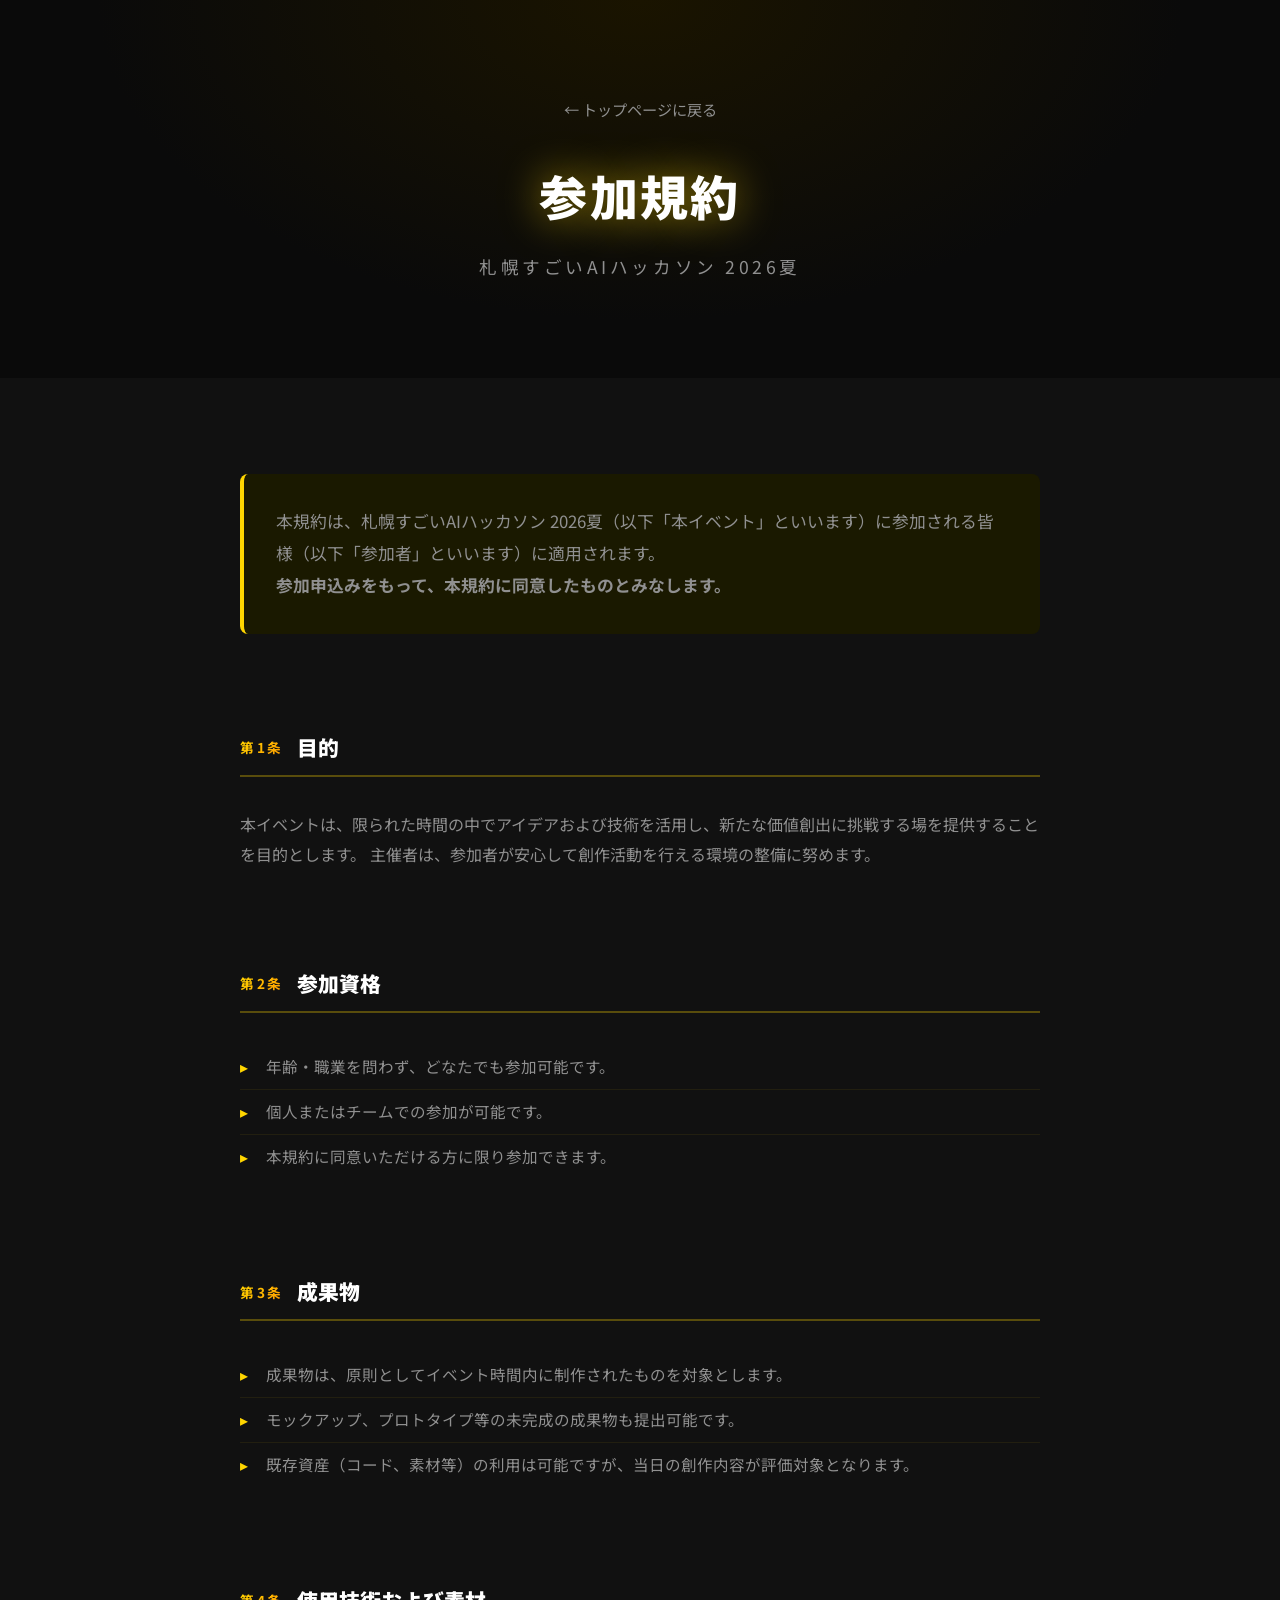
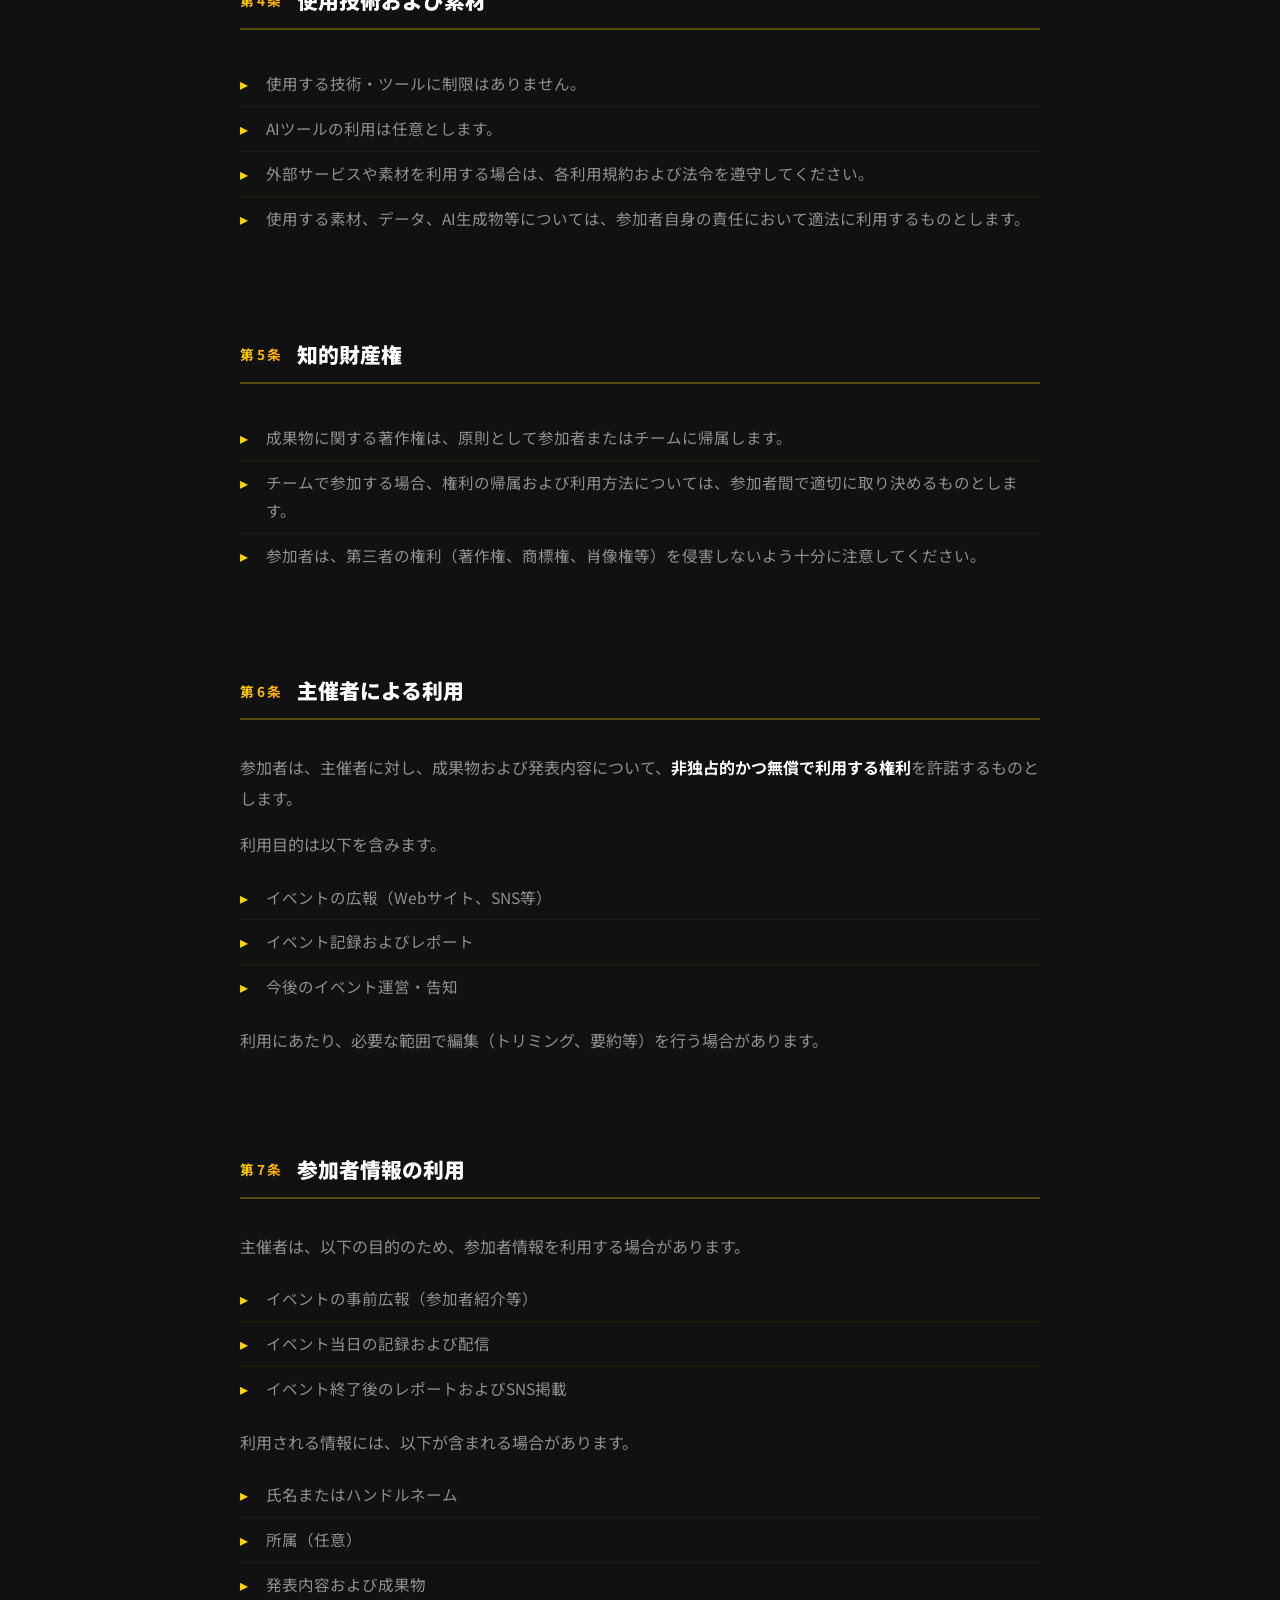
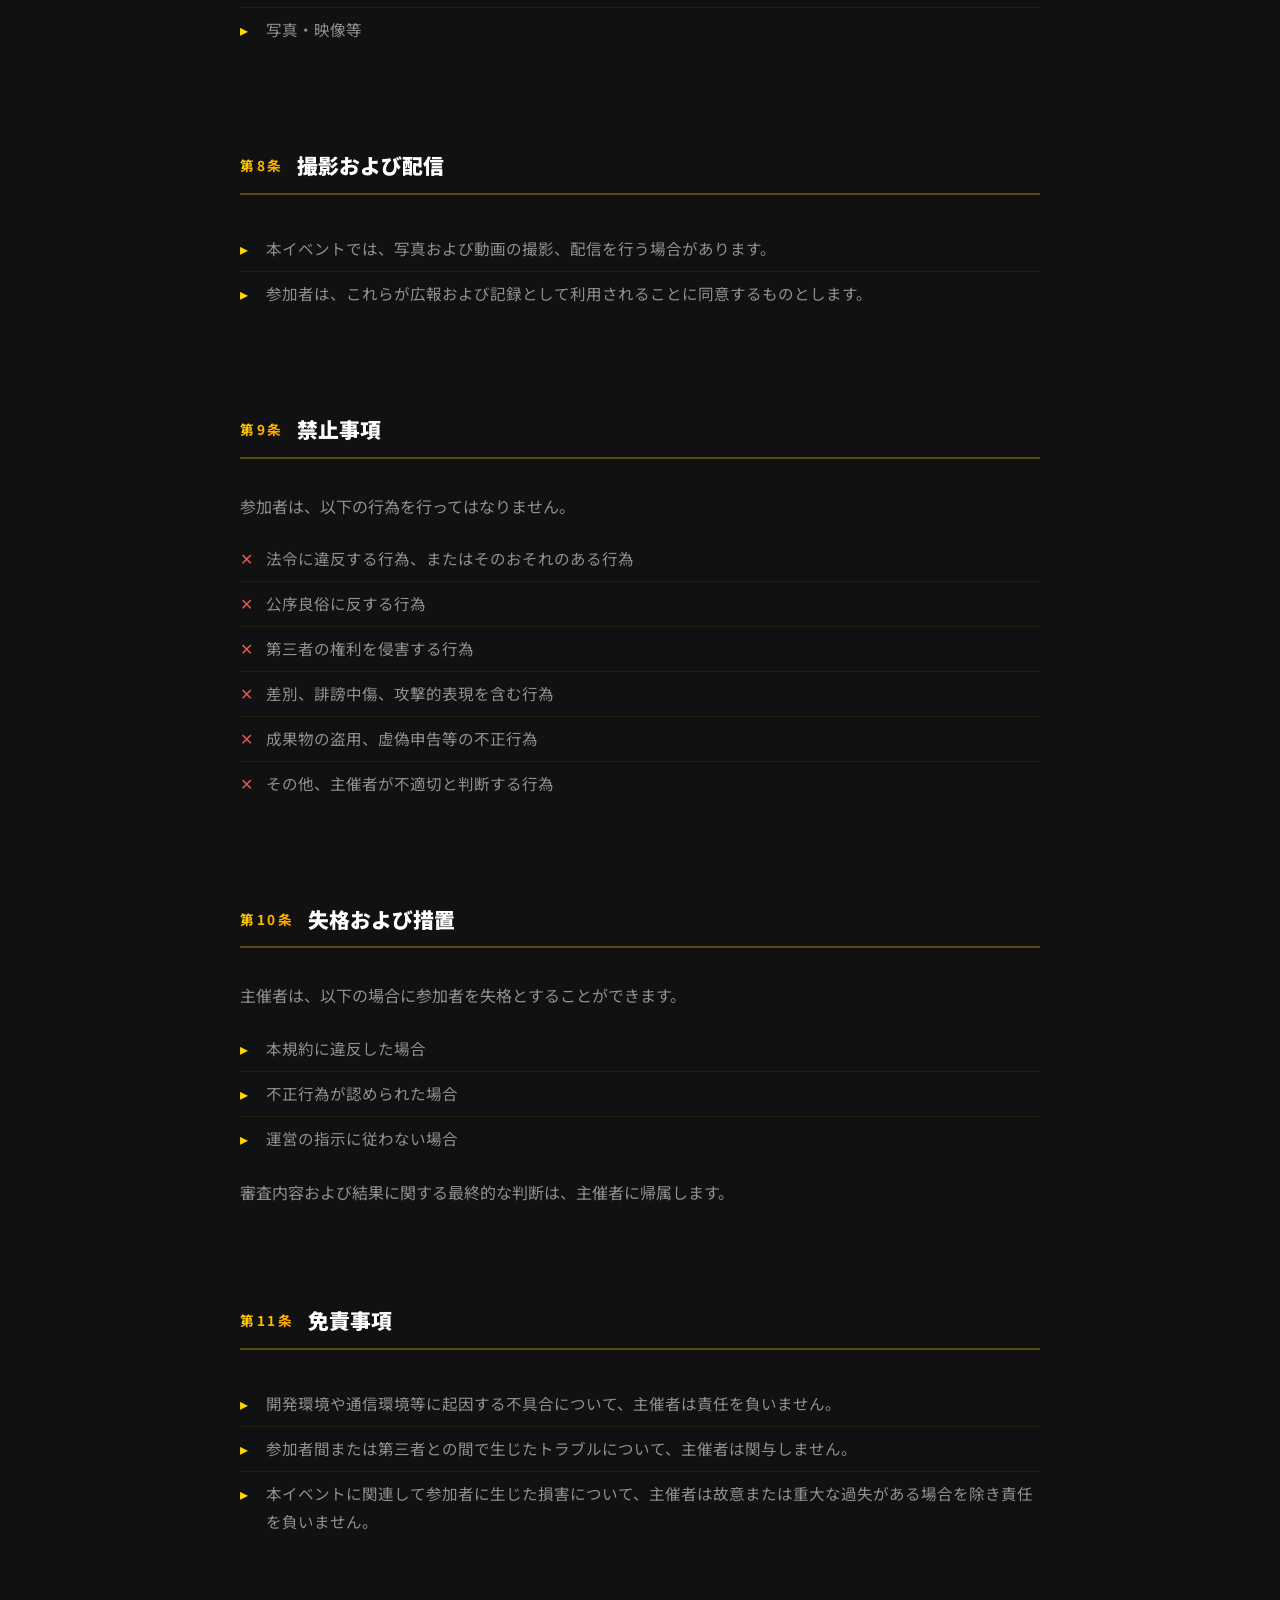
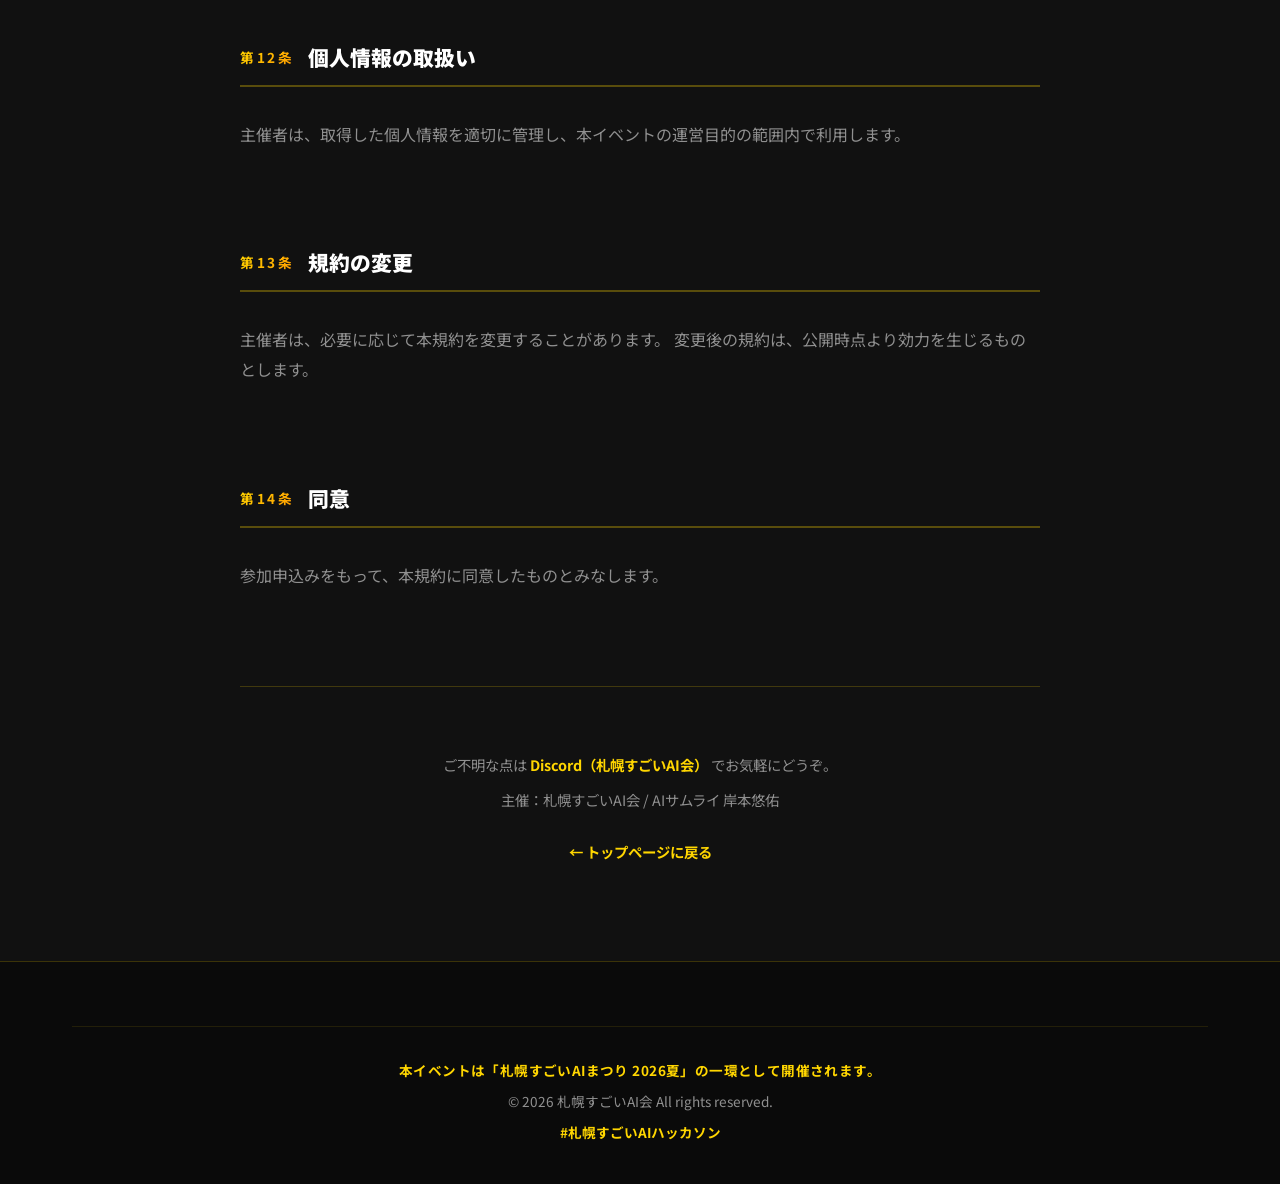
<file: conditions.html>
<!DOCTYPE html>
<html lang="ja">
<head>
    <meta charset="UTF-8">
    <meta name="viewport" content="width=device-width, initial-scale=1.0">
    <title>参加規約 | 札幌すごいAIハッカソン 2026夏</title>
    <meta name="description" content="札幌すごいAIハッカソン 2026夏の参加規約です。">
    <!-- OGP Tags -->
    <meta property="og:title" content="参加規約 | 札幌すごいAIハッカソン 2026夏">
    <meta property="og:description" content="札幌すごいAIハッカソン 2026夏の参加規約です。">
    <meta property="og:type" content="website">
    <meta property="og:url" content="https://hack-2026-summer.sugoiai.org/conditions.html">
    <meta property="og:site_name" content="札幌すごいAIハッカソン 2026夏">
    <meta property="og:image" content="https://hack-2026-summer.sugoiai.org/images/logot.png">
    <meta property="og:locale" content="ja_JP">
    <!-- Twitter Card Tags -->
    <meta name="twitter:card" content="summary_large_image">
    <meta name="twitter:title" content="参加規約 | 札幌すごいAIハッカソン 2026夏">
    <meta name="twitter:description" content="札幌すごいAIハッカソン 2026夏の参加規約です。">
    <meta name="twitter:image" content="https://hack-2026-summer.sugoiai.org/images/logot.png">
    <!-- Favicon -->
    <link rel="icon" type="image/png" href="images/logot.png">
    <link rel="apple-touch-icon" href="images/logot.png">
    <link rel="stylesheet" href="style.css">
    <link rel="preconnect" href="https://fonts.googleapis.com">
    <link rel="preconnect" href="https://fonts.gstatic.com" crossorigin>
    <link href="https://fonts.googleapis.com/css2?family=Noto+Sans+JP:wght@400;700;900&display=swap" rel="stylesheet">
    <style>
        .conditions-hero {
            min-height: 40vh;
            display: flex;
            flex-direction: column;
            justify-content: center;
            align-items: center;
            background: radial-gradient(ellipse at center top, #1a1400 0%, var(--dark-bg) 60%);
            padding: var(--spacing-xl) 0 var(--spacing-lg);
            text-align: center;
        }

        .back-link {
            display: inline-block;
            color: var(--text-secondary);
            text-decoration: none;
            margin-bottom: var(--spacing-md);
            transition: all 0.3s ease;
            font-size: 0.95rem;
        }

        .back-link:hover {
            color: var(--film-cyan);
            transform: translateX(-4px);
        }

        .conditions-body {
            background: var(--dark-surface);
            padding: var(--spacing-xl) 0;
        }

        .conditions-content {
            max-width: 800px;
            margin: 0 auto;
        }

        .conditions-intro {
            font-size: 1.05rem;
            color: var(--text-secondary);
            line-height: 1.9;
            margin-bottom: var(--spacing-xl);
            padding: var(--spacing-md);
            background: var(--dark-elevated);
            border-left: 4px solid var(--film-purple);
            border-radius: 8px;
        }

        .conditions-article {
            margin-bottom: var(--spacing-xl);
        }

        .conditions-article-title {
            font-size: 1.3rem;
            font-weight: 900;
            margin-bottom: var(--spacing-md);
            padding-bottom: 0.6rem;
            border-bottom: 2px solid rgba(255, 214, 0, 0.3);
            display: flex;
            align-items: center;
            gap: 0.8rem;
        }

        .conditions-article-title .article-num {
            font-size: 0.85rem;
            font-weight: 700;
            letter-spacing: 0.2em;
            background: var(--accent-gradient);
            -webkit-background-clip: text;
            -webkit-text-fill-color: transparent;
            background-clip: text;
        }

        .conditions-article p {
            color: var(--text-secondary);
            font-size: 1rem;
            line-height: 1.9;
            margin-bottom: var(--spacing-sm);
        }

        .conditions-article p strong {
            color: var(--text-primary);
            font-weight: 700;
        }

        .conditions-list {
            list-style: none;
            padding: 0;
            margin: var(--spacing-sm) 0;
        }

        .conditions-list li {
            padding: 0.5rem 0 0.5rem 1.6rem;
            position: relative;
            color: var(--text-secondary);
            font-size: 0.97rem;
            line-height: 1.8;
            border-bottom: 1px solid rgba(255, 214, 0, 0.07);
        }

        .conditions-list li:last-child {
            border-bottom: none;
        }

        .conditions-list li::before {
            content: "▸";
            position: absolute;
            left: 0;
            color: var(--film-purple);
        }

        .conditions-list.danger li::before {
            content: "✕";
            color: #e05555;
        }

        .conditions-note {
            margin-top: var(--spacing-md);
            padding: var(--spacing-sm) var(--spacing-md);
            background: rgba(255, 214, 0, 0.08);
            border-radius: 8px;
            border: 1px solid rgba(255, 214, 0, 0.2);
            font-size: 0.9rem;
            color: var(--text-secondary);
            line-height: 1.8;
        }

        .conditions-footer-note {
            margin-top: var(--spacing-xl);
            padding-top: var(--spacing-lg);
            border-top: 1px solid rgba(255, 214, 0, 0.2);
            text-align: center;
            color: var(--text-secondary);
            font-size: 0.9rem;
            line-height: 1.9;
        }

        .conditions-footer-note a {
            color: var(--film-purple);
            text-decoration: none;
            font-weight: 700;
        }

        .conditions-footer-note a:hover {
            color: var(--film-cyan);
        }
    </style>
</head>
<body>

    <!-- Hero -->
    <div class="conditions-hero">
        <div class="container">
            <a href="index.html" class="back-link">← トップページに戻る</a>
            <h1 class="hero-title" style="animation: none;">
                <span class="title-main" style="font-size: clamp(1.8rem, 5vw, 3rem);">参加規約</span>
                <span class="title-sub">札幌すごいAIハッカソン 2026夏</span>
            </h1>
        </div>
    </div>

    <!-- Body -->
    <div class="conditions-body">
        <div class="container">
            <div class="conditions-content">

                <p class="conditions-intro">
                    本規約は、札幌すごいAIハッカソン 2026夏（以下「本イベント」といいます）に参加される皆様（以下「参加者」といいます）に適用されます。<br>
                    <strong>参加申込みをもって、本規約に同意したものとみなします。</strong>
                </p>

                <!-- 第1条 -->
                <div class="conditions-article">
                    <h2 class="conditions-article-title">
                        <span class="article-num">第1条</span>目的
                    </h2>
                    <p>
                        本イベントは、限られた時間の中でアイデアおよび技術を活用し、新たな価値創出に挑戦する場を提供することを目的とします。
                        主催者は、参加者が安心して創作活動を行える環境の整備に努めます。
                    </p>
                </div>

                <!-- 第2条 -->
                <div class="conditions-article">
                    <h2 class="conditions-article-title">
                        <span class="article-num">第2条</span>参加資格
                    </h2>
                    <ul class="conditions-list">
                        <li>年齢・職業を問わず、どなたでも参加可能です。</li>
                        <li>個人またはチームでの参加が可能です。</li>
                        <li>本規約に同意いただける方に限り参加できます。</li>
                    </ul>
                </div>

                <!-- 第3条 -->
                <div class="conditions-article">
                    <h2 class="conditions-article-title">
                        <span class="article-num">第3条</span>成果物
                    </h2>
                    <ul class="conditions-list">
                        <li>成果物は、原則としてイベント時間内に制作されたものを対象とします。</li>
                        <li>モックアップ、プロトタイプ等の未完成の成果物も提出可能です。</li>
                        <li>既存資産（コード、素材等）の利用は可能ですが、当日の創作内容が評価対象となります。</li>
                    </ul>
                </div>

                <!-- 第4条 -->
                <div class="conditions-article">
                    <h2 class="conditions-article-title">
                        <span class="article-num">第4条</span>使用技術および素材
                    </h2>
                    <ul class="conditions-list">
                        <li>使用する技術・ツールに制限はありません。</li>
                        <li>AIツールの利用は任意とします。</li>
                        <li>外部サービスや素材を利用する場合は、各利用規約および法令を遵守してください。</li>
                        <li>使用する素材、データ、AI生成物等については、参加者自身の責任において適法に利用するものとします。</li>
                    </ul>
                </div>

                <!-- 第5条 -->
                <div class="conditions-article">
                    <h2 class="conditions-article-title">
                        <span class="article-num">第5条</span>知的財産権
                    </h2>
                    <ul class="conditions-list">
                        <li>成果物に関する著作権は、原則として参加者またはチームに帰属します。</li>
                        <li>チームで参加する場合、権利の帰属および利用方法については、参加者間で適切に取り決めるものとします。</li>
                        <li>参加者は、第三者の権利（著作権、商標権、肖像権等）を侵害しないよう十分に注意してください。</li>
                    </ul>
                </div>

                <!-- 第6条 -->
                <div class="conditions-article">
                    <h2 class="conditions-article-title">
                        <span class="article-num">第6条</span>主催者による利用
                    </h2>
                    <p>
                        参加者は、主催者に対し、成果物および発表内容について、<strong>非独占的かつ無償で利用する権利</strong>を許諾するものとします。
                    </p>
                    <p>利用目的は以下を含みます。</p>
                    <ul class="conditions-list">
                        <li>イベントの広報（Webサイト、SNS等）</li>
                        <li>イベント記録およびレポート</li>
                        <li>今後のイベント運営・告知</li>
                    </ul>
                    <p>利用にあたり、必要な範囲で編集（トリミング、要約等）を行う場合があります。</p>
                </div>

                <!-- 第7条 -->
                <div class="conditions-article">
                    <h2 class="conditions-article-title">
                        <span class="article-num">第7条</span>参加者情報の利用
                    </h2>
                    <p>主催者は、以下の目的のため、参加者情報を利用する場合があります。</p>
                    <ul class="conditions-list">
                        <li>イベントの事前広報（参加者紹介等）</li>
                        <li>イベント当日の記録および配信</li>
                        <li>イベント終了後のレポートおよびSNS掲載</li>
                    </ul>
                    <p>利用される情報には、以下が含まれる場合があります。</p>
                    <ul class="conditions-list">
                        <li>氏名またはハンドルネーム</li>
                        <li>所属（任意）</li>
                        <li>発表内容および成果物</li>
                        <li>写真・映像等</li>
                    </ul>
                </div>

                <!-- 第8条 -->
                <div class="conditions-article">
                    <h2 class="conditions-article-title">
                        <span class="article-num">第8条</span>撮影および配信
                    </h2>
                    <ul class="conditions-list">
                        <li>本イベントでは、写真および動画の撮影、配信を行う場合があります。</li>
                        <li>参加者は、これらが広報および記録として利用されることに同意するものとします。</li>
                    </ul>
                </div>

                <!-- 第9条 -->
                <div class="conditions-article">
                    <h2 class="conditions-article-title">
                        <span class="article-num">第9条</span>禁止事項
                    </h2>
                    <p>参加者は、以下の行為を行ってはなりません。</p>
                    <ul class="conditions-list danger">
                        <li>法令に違反する行為、またはそのおそれのある行為</li>
                        <li>公序良俗に反する行為</li>
                        <li>第三者の権利を侵害する行為</li>
                        <li>差別、誹謗中傷、攻撃的表現を含む行為</li>
                        <li>成果物の盗用、虚偽申告等の不正行為</li>
                        <li>その他、主催者が不適切と判断する行為</li>
                    </ul>
                </div>

                <!-- 第10条 -->
                <div class="conditions-article">
                    <h2 class="conditions-article-title">
                        <span class="article-num">第10条</span>失格および措置
                    </h2>
                    <p>主催者は、以下の場合に参加者を失格とすることができます。</p>
                    <ul class="conditions-list">
                        <li>本規約に違反した場合</li>
                        <li>不正行為が認められた場合</li>
                        <li>運営の指示に従わない場合</li>
                    </ul>
                    <p>審査内容および結果に関する最終的な判断は、主催者に帰属します。</p>
                </div>

                <!-- 第11条 -->
                <div class="conditions-article">
                    <h2 class="conditions-article-title">
                        <span class="article-num">第11条</span>免責事項
                    </h2>
                    <ul class="conditions-list">
                        <li>開発環境や通信環境等に起因する不具合について、主催者は責任を負いません。</li>
                        <li>参加者間または第三者との間で生じたトラブルについて、主催者は関与しません。</li>
                        <li>本イベントに関連して参加者に生じた損害について、主催者は故意または重大な過失がある場合を除き責任を負いません。</li>
                    </ul>
                </div>

                <!-- 第12条 -->
                <div class="conditions-article">
                    <h2 class="conditions-article-title">
                        <span class="article-num">第12条</span>個人情報の取扱い
                    </h2>
                    <p>
                        主催者は、取得した個人情報を適切に管理し、本イベントの運営目的の範囲内で利用します。
                    </p>
                </div>

                <!-- 第13条 -->
                <div class="conditions-article">
                    <h2 class="conditions-article-title">
                        <span class="article-num">第13条</span>規約の変更
                    </h2>
                    <p>
                        主催者は、必要に応じて本規約を変更することがあります。
                        変更後の規約は、公開時点より効力を生じるものとします。
                    </p>
                </div>

                <!-- 第14条 -->
                <div class="conditions-article">
                    <h2 class="conditions-article-title">
                        <span class="article-num">第14条</span>同意
                    </h2>
                    <p>
                        参加申込みをもって、本規約に同意したものとみなします。
                    </p>
                </div>

                <div class="conditions-footer-note">
                    <p>ご不明な点は <a href="https://discord.gg/Ve2tQeN7cw" target="_blank" rel="noopener noreferrer">Discord（札幌すごいAI会）</a> でお気軽にどうぞ。</p>
                    <p style="margin-top: 0.5rem;">主催：札幌すごいAI会 / AIサムライ 岸本悠佑</p>
                    <p style="margin-top: 1.5rem;"><a href="index.html">← トップページに戻る</a></p>
                </div>

            </div>
        </div>
    </div>

    <!-- Footer -->
    <footer class="footer">
        <div class="container">
            <div class="footer-bottom">
                <p class="footer-festival">本イベントは「札幌すごいAIまつり 2026夏」の一環として開催されます。</p>
                <p>&copy; 2026 札幌すごいAI会 All rights reserved.</p>
                <p class="footer-hashtag">#札幌すごいAIハッカソン</p>
            </div>
        </div>
    </footer>

</body>
</html>
</file>
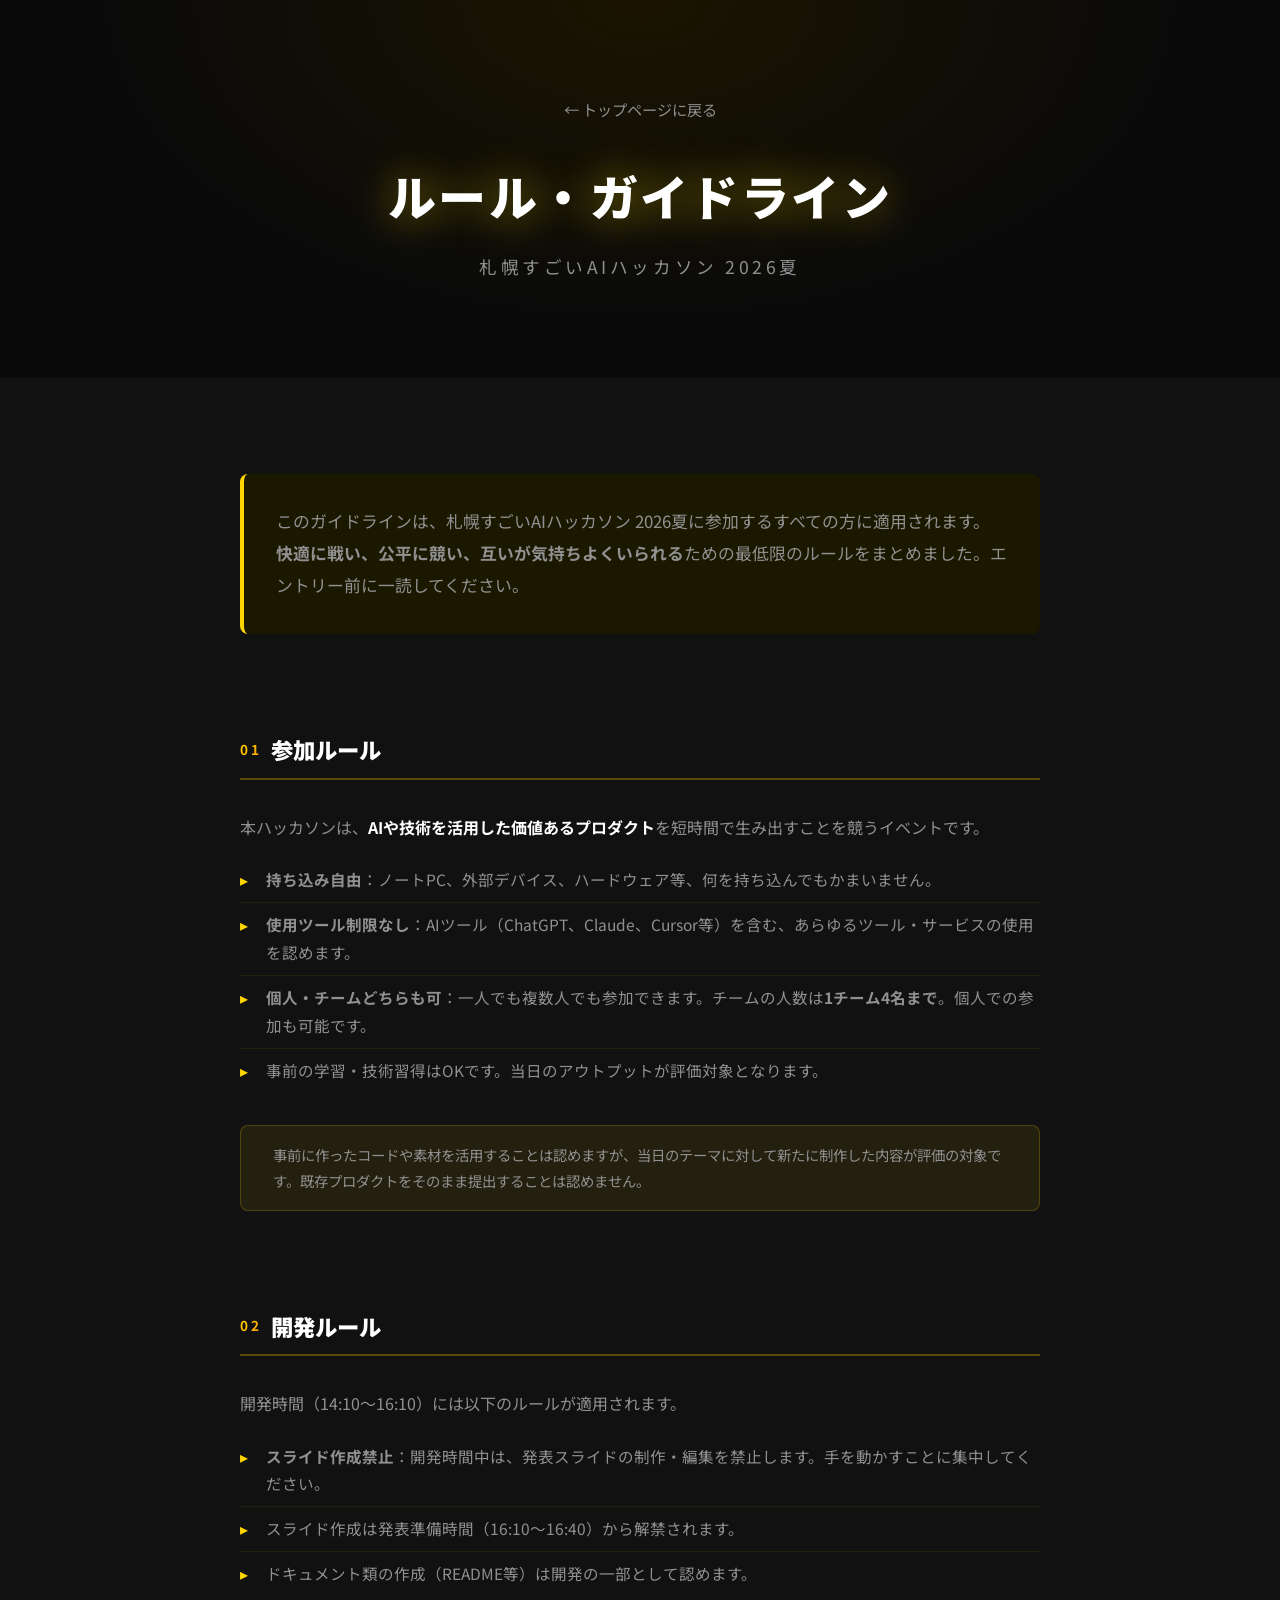
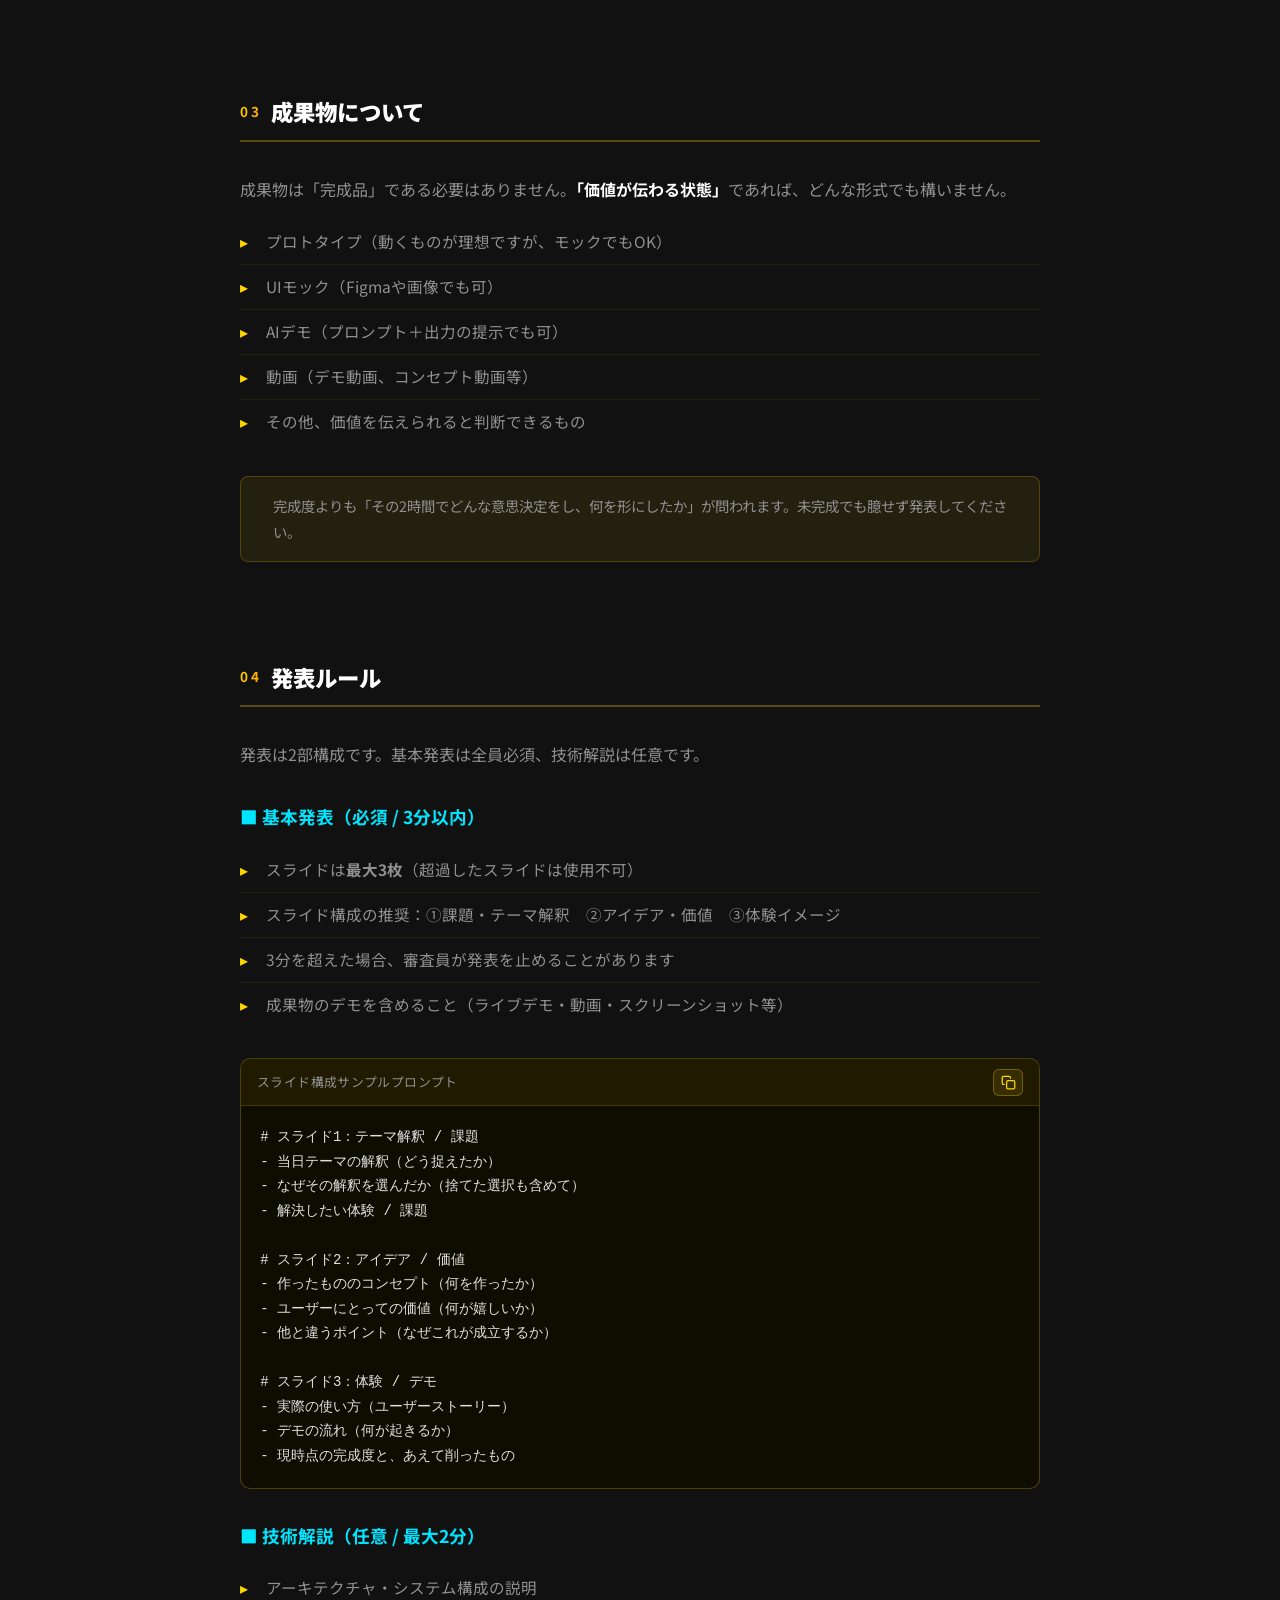
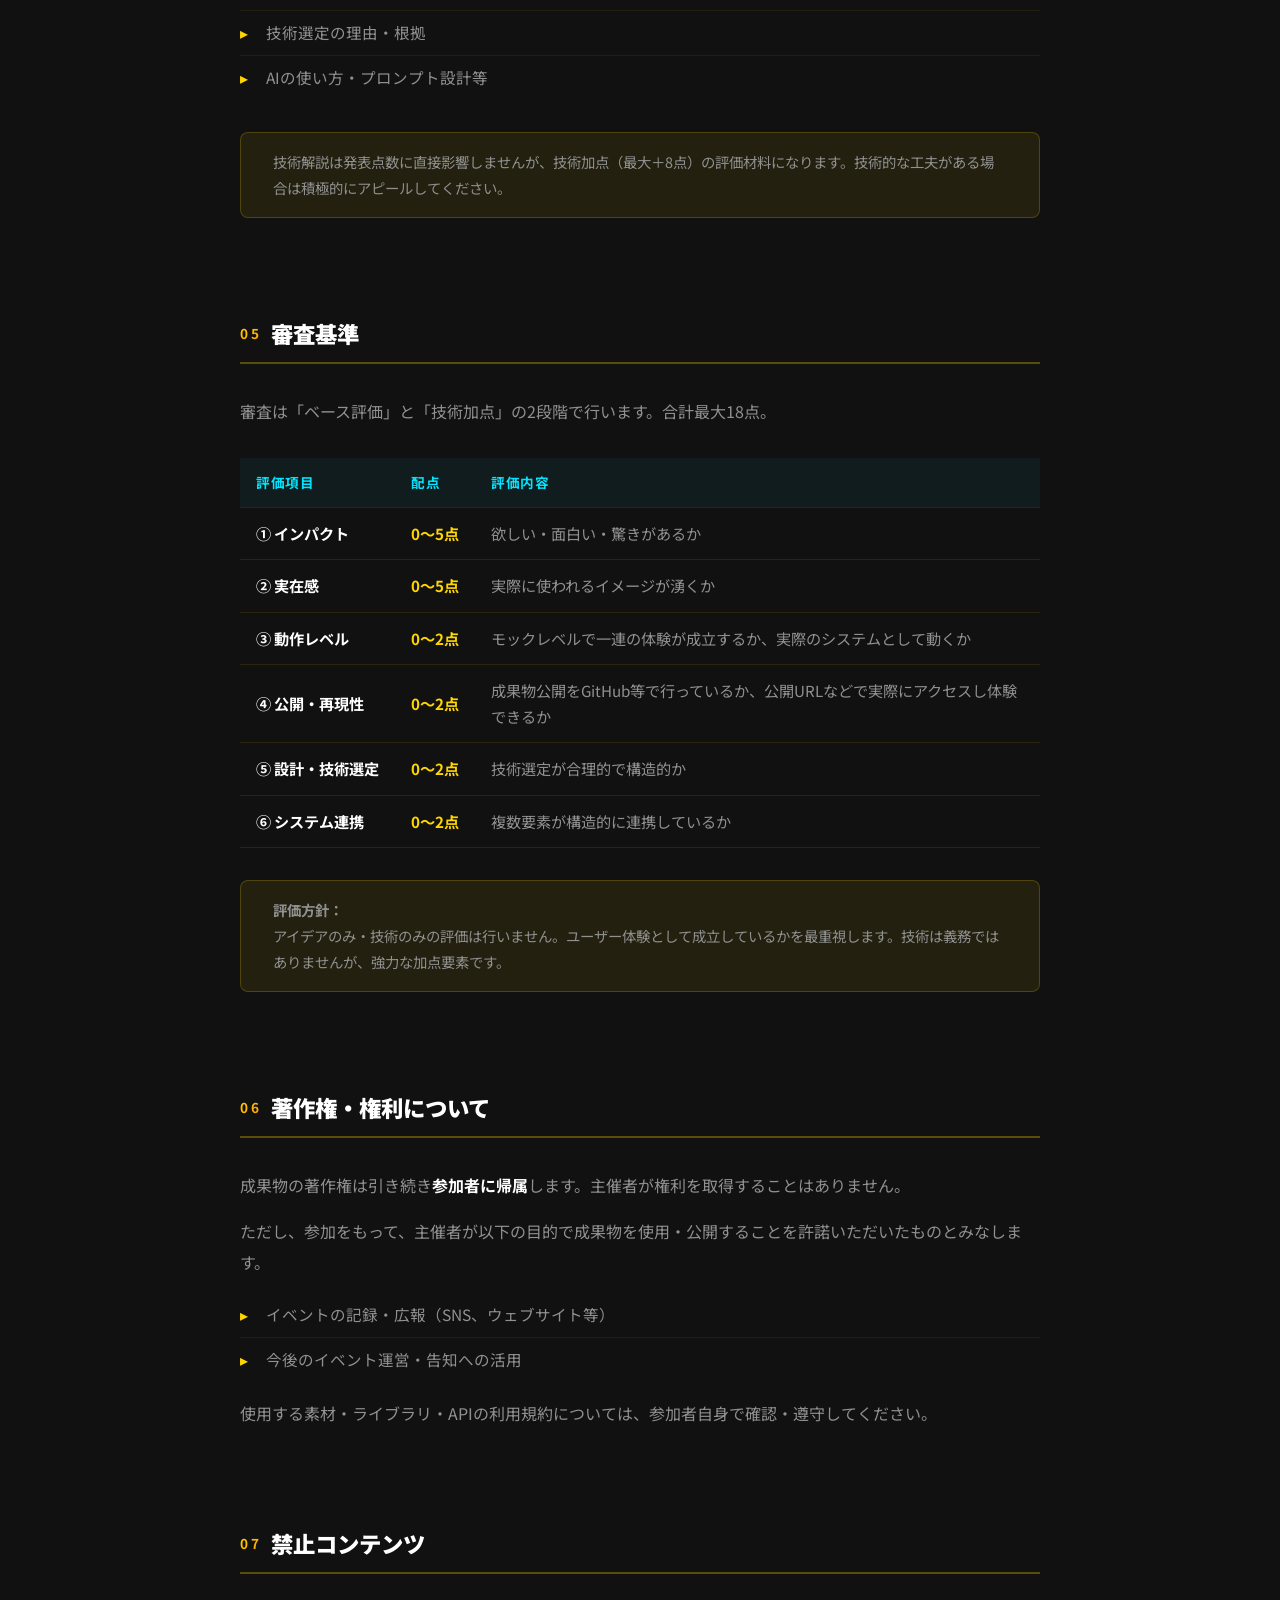
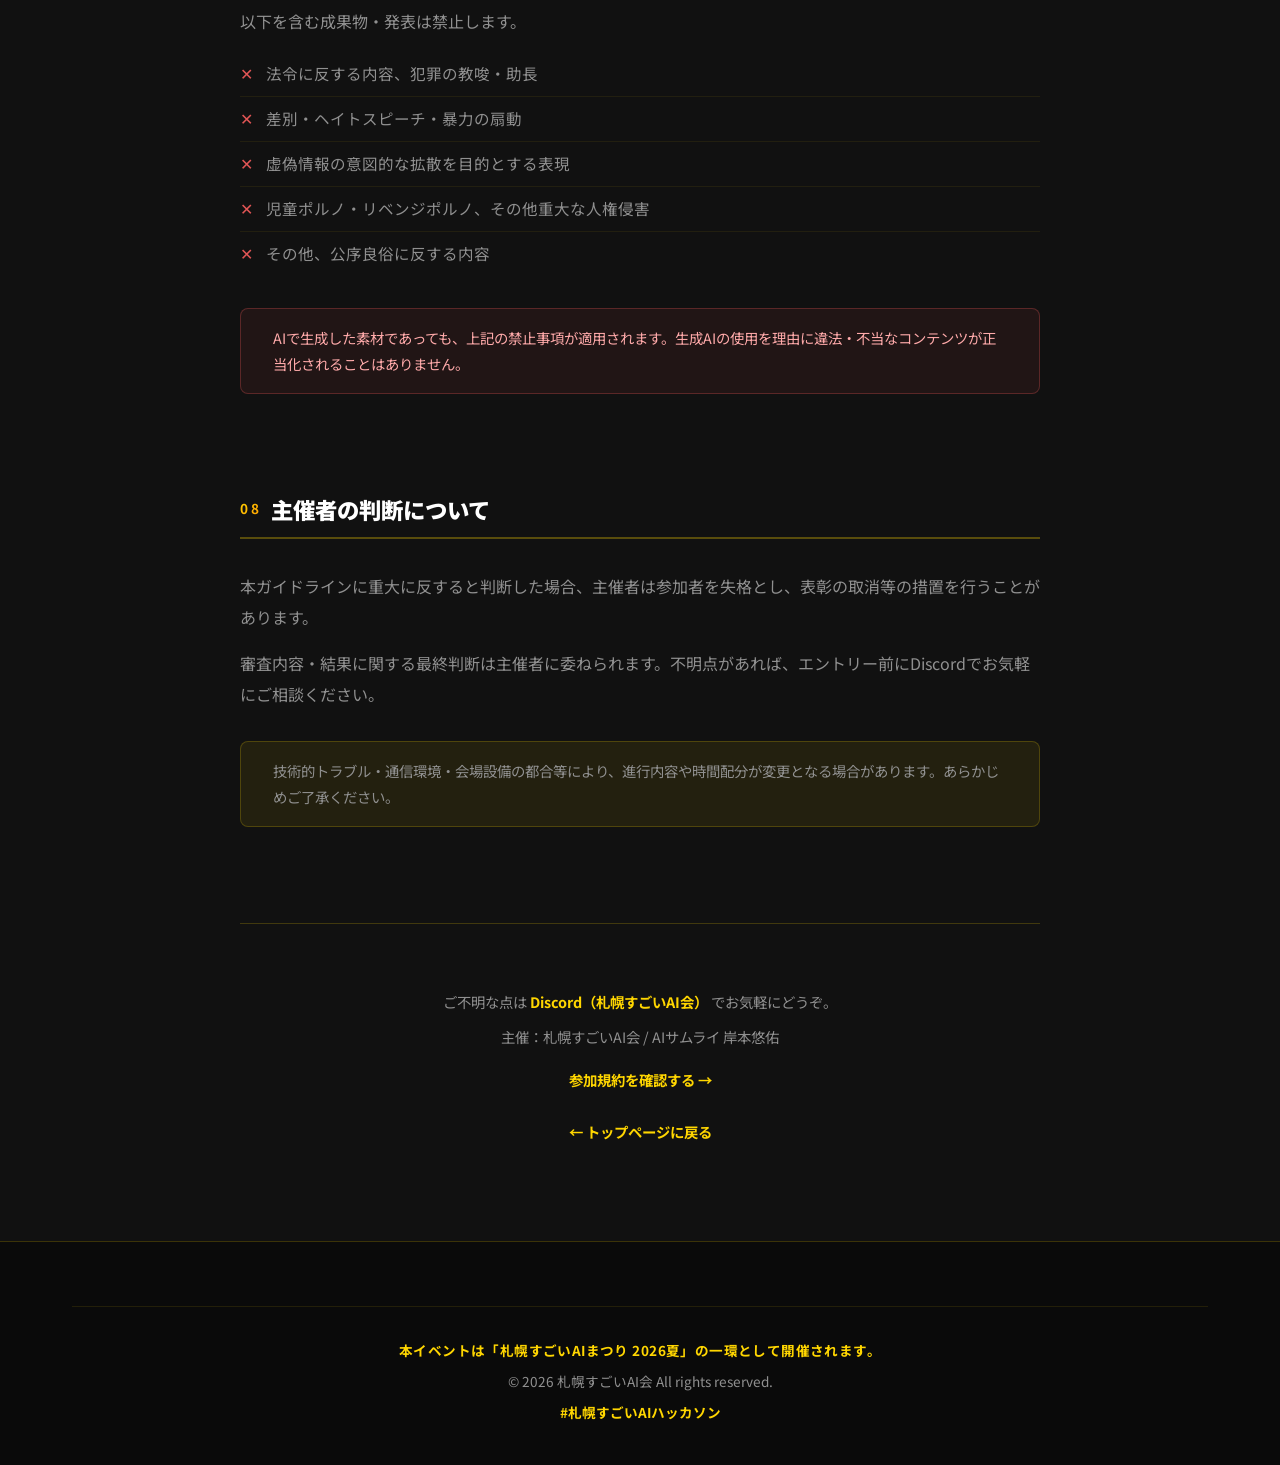
<file: guideline.html>
<!DOCTYPE html>
<html lang="ja">
<head>
    <meta charset="UTF-8">
    <meta name="viewport" content="width=device-width, initial-scale=1.0">
    <title>ルール・ガイドライン | 札幌すごいAIハッカソン 2026夏</title>
    <meta name="description" content="札幌すごいAIハッカソン 2026夏の詳細ルールとガイドラインです。">
    <link rel="icon" type="image/png" href="images/logot.png">
    <link rel="apple-touch-icon" href="images/logot.png">
    <link rel="stylesheet" href="style.css">
    <link rel="preconnect" href="https://fonts.googleapis.com">
    <link rel="preconnect" href="https://fonts.gstatic.com" crossorigin>
    <link href="https://fonts.googleapis.com/css2?family=Noto+Sans+JP:wght@400;700;900&display=swap" rel="stylesheet">
    <style>
        .guideline-hero {
            min-height: 40vh;
            display: flex;
            flex-direction: column;
            justify-content: center;
            align-items: center;
            background: radial-gradient(ellipse at center top, #1a1400 0%, var(--dark-bg) 60%);
            padding: var(--spacing-xl) 0 var(--spacing-lg);
            text-align: center;
        }

        .back-link {
            display: inline-block;
            color: var(--text-secondary);
            text-decoration: none;
            margin-bottom: var(--spacing-md);
            transition: all 0.3s ease;
            font-size: 0.95rem;
        }

        .back-link:hover {
            color: var(--film-cyan);
            transform: translateX(-4px);
        }

        .guideline-body {
            background: var(--dark-surface);
            padding: var(--spacing-xl) 0;
        }

        .guideline-content {
            max-width: 800px;
            margin: 0 auto;
        }

        .guideline-intro {
            font-size: 1.05rem;
            color: var(--text-secondary);
            line-height: 1.9;
            margin-bottom: var(--spacing-xl);
            padding: var(--spacing-md);
            background: var(--dark-elevated);
            border-left: 4px solid var(--film-purple);
            border-radius: 8px;
        }

        .guideline-section {
            margin-bottom: var(--spacing-xl);
        }

        .guideline-section-title {
            font-size: 1.4rem;
            font-weight: 900;
            margin-bottom: var(--spacing-md);
            padding-bottom: 0.6rem;
            border-bottom: 2px solid rgba(255, 214, 0, 0.3);
            display: flex;
            align-items: center;
            gap: 0.6rem;
        }

        .guideline-section-title .num {
            font-size: 0.85rem;
            font-weight: 700;
            letter-spacing: 0.2em;
            background: var(--accent-gradient);
            -webkit-background-clip: text;
            -webkit-text-fill-color: transparent;
            background-clip: text;
        }

        .guideline-section p {
            color: var(--text-secondary);
            font-size: 1rem;
            line-height: 1.9;
            margin-bottom: var(--spacing-sm);
        }

        .guideline-section p strong {
            color: var(--text-primary);
            font-weight: 700;
        }

        .guideline-list {
            list-style: none;
            padding: 0;
            margin: var(--spacing-sm) 0;
        }

        .guideline-list li {
            padding: 0.5rem 0 0.5rem 1.6rem;
            position: relative;
            color: var(--text-secondary);
            font-size: 0.97rem;
            line-height: 1.8;
            border-bottom: 1px solid rgba(255, 214, 0, 0.07);
        }

        .guideline-list li:last-child {
            border-bottom: none;
        }

        .guideline-list li::before {
            content: "▸";
            position: absolute;
            left: 0;
            color: var(--film-purple);
        }

        .guideline-list.danger li::before {
            content: "✕";
            color: #e05555;
        }

        .guideline-note {
            margin-top: var(--spacing-md);
            padding: var(--spacing-sm) var(--spacing-md);
            background: rgba(255, 214, 0, 0.08);
            border-radius: 8px;
            border: 1px solid rgba(255, 214, 0, 0.2);
            font-size: 0.9rem;
            color: var(--text-secondary);
            line-height: 1.8;
        }

        .guideline-warning {
            margin-top: var(--spacing-md);
            padding: var(--spacing-sm) var(--spacing-md);
            background: rgba(224, 85, 85, 0.08);
            border-radius: 8px;
            border: 1px solid rgba(224, 85, 85, 0.3);
            font-size: 0.9rem;
            color: #ffaaaa;
            line-height: 1.8;
        }

        .judging-table {
            width: 100%;
            border-collapse: collapse;
            margin: var(--spacing-md) 0;
        }

        .judging-table th,
        .judging-table td {
            padding: 0.8rem var(--spacing-sm);
            text-align: left;
            border-bottom: 1px solid rgba(255, 214, 0, 0.1);
            font-size: 0.95rem;
        }

        .judging-table th {
            font-weight: 700;
            color: var(--film-cyan);
            background: rgba(0, 229, 255, 0.05);
            font-size: 0.85rem;
            letter-spacing: 0.05em;
        }

        .judging-table td {
            color: var(--text-secondary);
        }

        .judging-table td:first-child {
            color: var(--text-primary);
            font-weight: 700;
            white-space: nowrap;
        }

        .score-col {
            color: var(--film-purple) !important;
            font-weight: 700 !important;
            white-space: nowrap;
        }

        .guideline-footer-note {
            margin-top: var(--spacing-xl);
            padding-top: var(--spacing-lg);
            border-top: 1px solid rgba(255, 214, 0, 0.2);
            text-align: center;
            color: var(--text-secondary);
            font-size: 0.9rem;
            line-height: 1.9;
        }

        .guideline-footer-note a {
            color: var(--film-purple);
            text-decoration: none;
            font-weight: 700;
        }

        .guideline-footer-note a:hover {
            color: var(--film-cyan);
        }

    </style>
</head>
<body>

    <!-- Hero -->
    <div class="guideline-hero">
        <div class="container">
            <a href="index.html" class="back-link">← トップページに戻る</a>
            <h1 class="hero-title" style="animation: none;">
                <span class="title-main" style="font-size: clamp(1.8rem, 5vw, 3rem);">ルール・ガイドライン</span>
                <span class="title-sub">札幌すごいAIハッカソン 2026夏</span>
            </h1>
        </div>
    </div>

    <!-- Body -->
    <div class="guideline-body">
        <div class="container">
            <div class="guideline-content">

                <p class="guideline-intro">
                    このガイドラインは、札幌すごいAIハッカソン 2026夏に参加するすべての方に適用されます。<br>
                    <strong>快適に戦い、公平に競い、互いが気持ちよくいられる</strong>ための最低限のルールをまとめました。エントリー前に一読してください。
                </p>

                <!-- 1. 参加ルール -->
                <div class="guideline-section">
                    <h2 class="guideline-section-title">
                        <span class="num">01</span>参加ルール
                    </h2>
                    <p>
                        本ハッカソンは、<strong>AIや技術を活用した価値あるプロダクト</strong>を短時間で生み出すことを競うイベントです。
                    </p>
                    <ul class="guideline-list">
                        <li><strong>持ち込み自由</strong>：ノートPC、外部デバイス、ハードウェア等、何を持ち込んでもかまいません。</li>
                        <li><strong>使用ツール制限なし</strong>：AIツール（ChatGPT、Claude、Cursor等）を含む、あらゆるツール・サービスの使用を認めます。</li>
                        <li><strong>個人・チームどちらも可</strong>：一人でも複数人でも参加できます。チームの人数は<strong>1チーム4名まで</strong>。個人での参加も可能です。</li>
                        <li>事前の学習・技術習得はOKです。当日のアウトプットが評価対象となります。</li>
                    </ul>
                    <div class="guideline-note">
                        事前に作ったコードや素材を活用することは認めますが、当日のテーマに対して新たに制作した内容が評価の対象です。既存プロダクトをそのまま提出することは認めません。
                    </div>
                </div>

                <!-- 2. 開発ルール -->
                <div class="guideline-section">
                    <h2 class="guideline-section-title">
                        <span class="num">02</span>開発ルール
                    </h2>
                    <p>開発時間（14:10〜16:10）には以下のルールが適用されます。</p>
                    <ul class="guideline-list">
                        <li><strong>スライド作成禁止</strong>：開発時間中は、発表スライドの制作・編集を禁止します。手を動かすことに集中してください。</li>
                        <li>スライド作成は発表準備時間（16:10〜16:40）から解禁されます。</li>
                        <li>ドキュメント類の作成（README等）は開発の一部として認めます。</li>
                    </ul>
                </div>

                <!-- 3. 成果物について -->
                <div class="guideline-section">
                    <h2 class="guideline-section-title">
                        <span class="num">03</span>成果物について
                    </h2>
                    <p>
                        成果物は「完成品」である必要はありません。<strong>「価値が伝わる状態」</strong>であれば、どんな形式でも構いません。
                    </p>
                    <ul class="guideline-list">
                        <li>プロトタイプ（動くものが理想ですが、モックでもOK）</li>
                        <li>UIモック（Figmaや画像でも可）</li>
                        <li>AIデモ（プロンプト＋出力の提示でも可）</li>
                        <li>動画（デモ動画、コンセプト動画等）</li>
                        <li>その他、価値を伝えられると判断できるもの</li>
                    </ul>
                    <div class="guideline-note">
                        完成度よりも「その2時間でどんな意思決定をし、何を形にしたか」が問われます。未完成でも臆せず発表してください。
                    </div>
                </div>

                <!-- 4. 発表ルール -->
                <div class="guideline-section">
                    <h2 class="guideline-section-title">
                        <span class="num">04</span>発表ルール
                    </h2>
                    <p>発表は2部構成です。基本発表は全員必須、技術解説は任意です。</p>

                    <h3 style="font-size: 1.1rem; font-weight: 700; margin: var(--spacing-md) 0 var(--spacing-sm); color: var(--film-cyan);">■ 基本発表（必須 / 3分以内）</h3>
                    <ul class="guideline-list">
                        <li>スライドは<strong>最大3枚</strong>（超過したスライドは使用不可）</li>
                        <li>スライド構成の推奨：①課題・テーマ解釈　②アイデア・価値　③体験イメージ</li>
                        <li>3分を超えた場合、審査員が発表を止めることがあります</li>
                        <li>成果物のデモを含めること（ライブデモ・動画・スクリーンショット等）</li>
                    </ul>

                    <div class="prompt-block">
                        <div class="prompt-block-header">
                            <span class="prompt-block-label">スライド構成サンプルプロンプト</span>
                            <button class="prompt-copy-btn" onclick="copyPrompt(this)" title="コピー"><svg xmlns="http://www.w3.org/2000/svg" viewBox="0 0 24 24" fill="none" stroke="currentColor" stroke-width="2" stroke-linecap="round" stroke-linejoin="round"><rect x="9" y="9" width="13" height="13" rx="2"/><path d="M5 15H4a2 2 0 0 1-2-2V4a2 2 0 0 1 2-2h9a2 2 0 0 1 2 2v1"/></svg></button>
                        </div>
                        <pre class="prompt-pre" id="slidePrompt"># スライド1：テーマ解釈 / 課題
- 当日テーマの解釈（どう捉えたか）
- なぜその解釈を選んだか（捨てた選択も含めて）
- 解決したい体験 / 課題

# スライド2：アイデア / 価値
- 作ったもののコンセプト（何を作ったか）
- ユーザーにとっての価値（何が嬉しいか）
- 他と違うポイント（なぜこれが成立するか）

# スライド3：体験 / デモ
- 実際の使い方（ユーザーストーリー）
- デモの流れ（何が起きるか）
- 現時点の完成度と、あえて削ったもの</pre>
                    </div>

                    <h3 style="font-size: 1.1rem; font-weight: 700; margin: var(--spacing-md) 0 var(--spacing-sm); color: var(--film-cyan);">■ 技術解説（任意 / 最大2分）</h3>
                    <ul class="guideline-list">
                        <li>アーキテクチャ・システム構成の説明</li>
                        <li>技術選定の理由・根拠</li>
                        <li>AIの使い方・プロンプト設計等</li>
                    </ul>
                    <div class="guideline-note">
                        技術解説は発表点数に直接影響しませんが、技術加点（最大＋8点）の評価材料になります。技術的な工夫がある場合は積極的にアピールしてください。
                    </div>
                </div>

                <!-- 5. 審査基準 -->
                <div class="guideline-section">
                    <h2 class="guideline-section-title">
                        <span class="num">05</span>審査基準
                    </h2>
                    <p>審査は「ベース評価」と「技術加点」の2段階で行います。合計最大18点。</p>

                    <table class="judging-table">
                        <thead>
                            <tr>
                                <th>評価項目</th>
                                <th>配点</th>
                                <th>評価内容</th>
                            </tr>
                        </thead>
                        <tbody>
                            <tr>
                                <td>① インパクト</td>
                                <td class="score-col">0〜5点</td>
                                <td>欲しい・面白い・驚きがあるか</td>
                            </tr>
                            <tr>
                                <td>② 実在感</td>
                                <td class="score-col">0〜5点</td>
                                <td>実際に使われるイメージが湧くか</td>
                            </tr>
                            <tr>
                                <td>③ 動作レベル</td>
                                <td class="score-col">0〜2点</td>
                                <td>モックレベルで一連の体験が成立するか、実際のシステムとして動くか</td>
                            </tr>
                            <tr>
                                <td>④ 公開・再現性</td>
                                <td class="score-col">0〜2点</td>
                                <td>成果物公開をGitHub等で行っているか、公開URLなどで実際にアクセスし体験できるか</td>
                            </tr>
                            <tr>
                                <td>⑤ 設計・技術選定</td>
                                <td class="score-col">0〜2点</td>
                                <td>技術選定が合理的で構造的か</td>
                            </tr>
                            <tr>
                                <td>⑥ システム連携</td>
                                <td class="score-col">0〜2点</td>
                                <td>複数要素が構造的に連携しているか</td>
                            </tr>
                        </tbody>
                    </table>

                    <div class="guideline-note">
                        <strong>評価方針：</strong><br>
                        アイデアのみ・技術のみの評価は行いません。ユーザー体験として成立しているかを最重視します。技術は義務ではありませんが、強力な加点要素です。
                    </div>
                </div>

                <!-- 6. 著作権・権利 -->
                <div class="guideline-section">
                    <h2 class="guideline-section-title">
                        <span class="num">06</span>著作権・権利について
                    </h2>
                    <p>
                        成果物の著作権は引き続き<strong>参加者に帰属</strong>します。主催者が権利を取得することはありません。
                    </p>
                    <p>ただし、参加をもって、主催者が以下の目的で成果物を使用・公開することを許諾いただいたものとみなします。</p>
                    <ul class="guideline-list">
                        <li>イベントの記録・広報（SNS、ウェブサイト等）</li>
                        <li>今後のイベント運営・告知への活用</li>
                    </ul>
                    <p>使用する素材・ライブラリ・APIの利用規約については、参加者自身で確認・遵守してください。</p>
                </div>

                <!-- 7. 禁止コンテンツ -->
                <div class="guideline-section">
                    <h2 class="guideline-section-title">
                        <span class="num">07</span>禁止コンテンツ
                    </h2>
                    <p>以下を含む成果物・発表は禁止します。</p>
                    <ul class="guideline-list danger">
                        <li>法令に反する内容、犯罪の教唆・助長</li>
                        <li>差別・ヘイトスピーチ・暴力の扇動</li>
                        <li>虚偽情報の意図的な拡散を目的とする表現</li>
                        <li>児童ポルノ・リベンジポルノ、その他重大な人権侵害</li>
                        <li>その他、公序良俗に反する内容</li>
                    </ul>
                    <div class="guideline-warning">
                        AIで生成した素材であっても、上記の禁止事項が適用されます。生成AIの使用を理由に違法・不当なコンテンツが正当化されることはありません。
                    </div>
                </div>

                <!-- 8. 主催者の裁量 -->
                <div class="guideline-section">
                    <h2 class="guideline-section-title">
                        <span class="num">08</span>主催者の判断について
                    </h2>
                    <p>
                        本ガイドラインに重大に反すると判断した場合、主催者は参加者を失格とし、表彰の取消等の措置を行うことがあります。
                    </p>
                    <p>
                        審査内容・結果に関する最終判断は主催者に委ねられます。不明点があれば、エントリー前にDiscordでお気軽にご相談ください。
                    </p>
                    <div class="guideline-note">
                        技術的トラブル・通信環境・会場設備の都合等により、進行内容や時間配分が変更となる場合があります。あらかじめご了承ください。
                    </div>
                </div>

                <div class="guideline-footer-note">
                    <p>ご不明な点は <a href="https://discord.gg/Ve2tQeN7cw" target="_blank" rel="noopener noreferrer">Discord（札幌すごいAI会）</a> でお気軽にどうぞ。</p>
                    <p style="margin-top: 0.5rem;">主催：札幌すごいAI会 / AIサムライ 岸本悠佑</p>
                    <p style="margin-top: 1rem;"><a href="conditions.html" target="_blank" rel="noopener noreferrer">参加規約を確認する →</a></p>
                    <p style="margin-top: 1.5rem;"><a href="index.html">← トップページに戻る</a></p>
                </div>

            </div>
        </div>
    </div>

    <!-- Footer -->
    <footer class="footer">
        <div class="container">
            <div class="footer-bottom">
                <p class="footer-festival">本イベントは「札幌すごいAIまつり 2026夏」の一環として開催されます。</p>
                <p>&copy; 2026 札幌すごいAI会 All rights reserved.</p>
                <p class="footer-hashtag">#札幌すごいAIハッカソン</p>
            </div>
        </div>
    </footer>

    <script>
        const ICON_COPY  = '<svg xmlns="http://www.w3.org/2000/svg" viewBox="0 0 24 24" fill="none" stroke="currentColor" stroke-width="2" stroke-linecap="round" stroke-linejoin="round"><rect x="9" y="9" width="13" height="13" rx="2"/><path d="M5 15H4a2 2 0 0 1-2-2V4a2 2 0 0 1 2-2h9a2 2 0 0 1 2 2v1"/></svg>';
        const ICON_CHECK = '<svg xmlns="http://www.w3.org/2000/svg" viewBox="0 0 24 24" fill="none" stroke="currentColor" stroke-width="2.5" stroke-linecap="round" stroke-linejoin="round"><polyline points="20 6 9 17 4 12"/></svg>';
        function copyPrompt(btn) {
            const pre = btn.closest('.prompt-block').querySelector('.prompt-pre');
            navigator.clipboard.writeText(pre.textContent).then(() => {
                btn.innerHTML = ICON_CHECK;
                btn.classList.add('copied');
                setTimeout(() => {
                    btn.innerHTML = ICON_COPY;
                    btn.classList.remove('copied');
                }, 2000);
            });
        }
    </script>
</body>
</html>
</file>
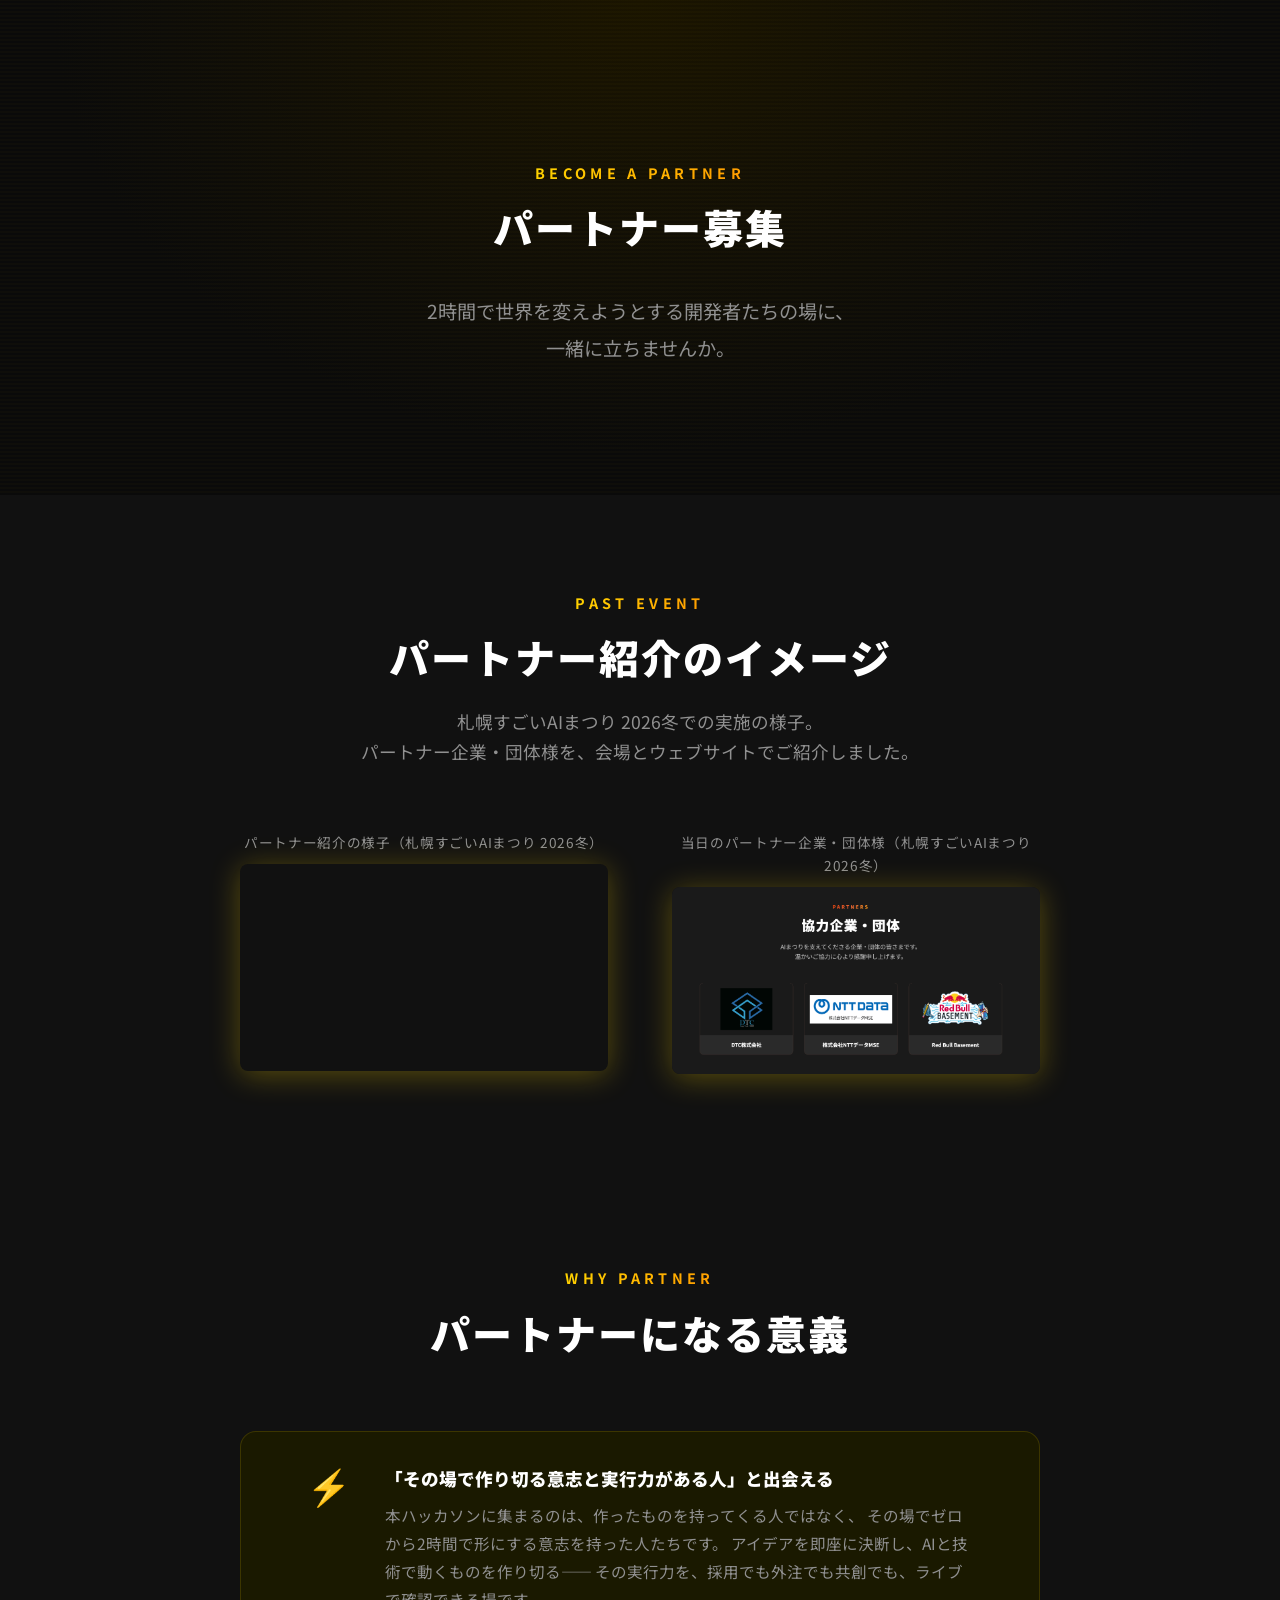
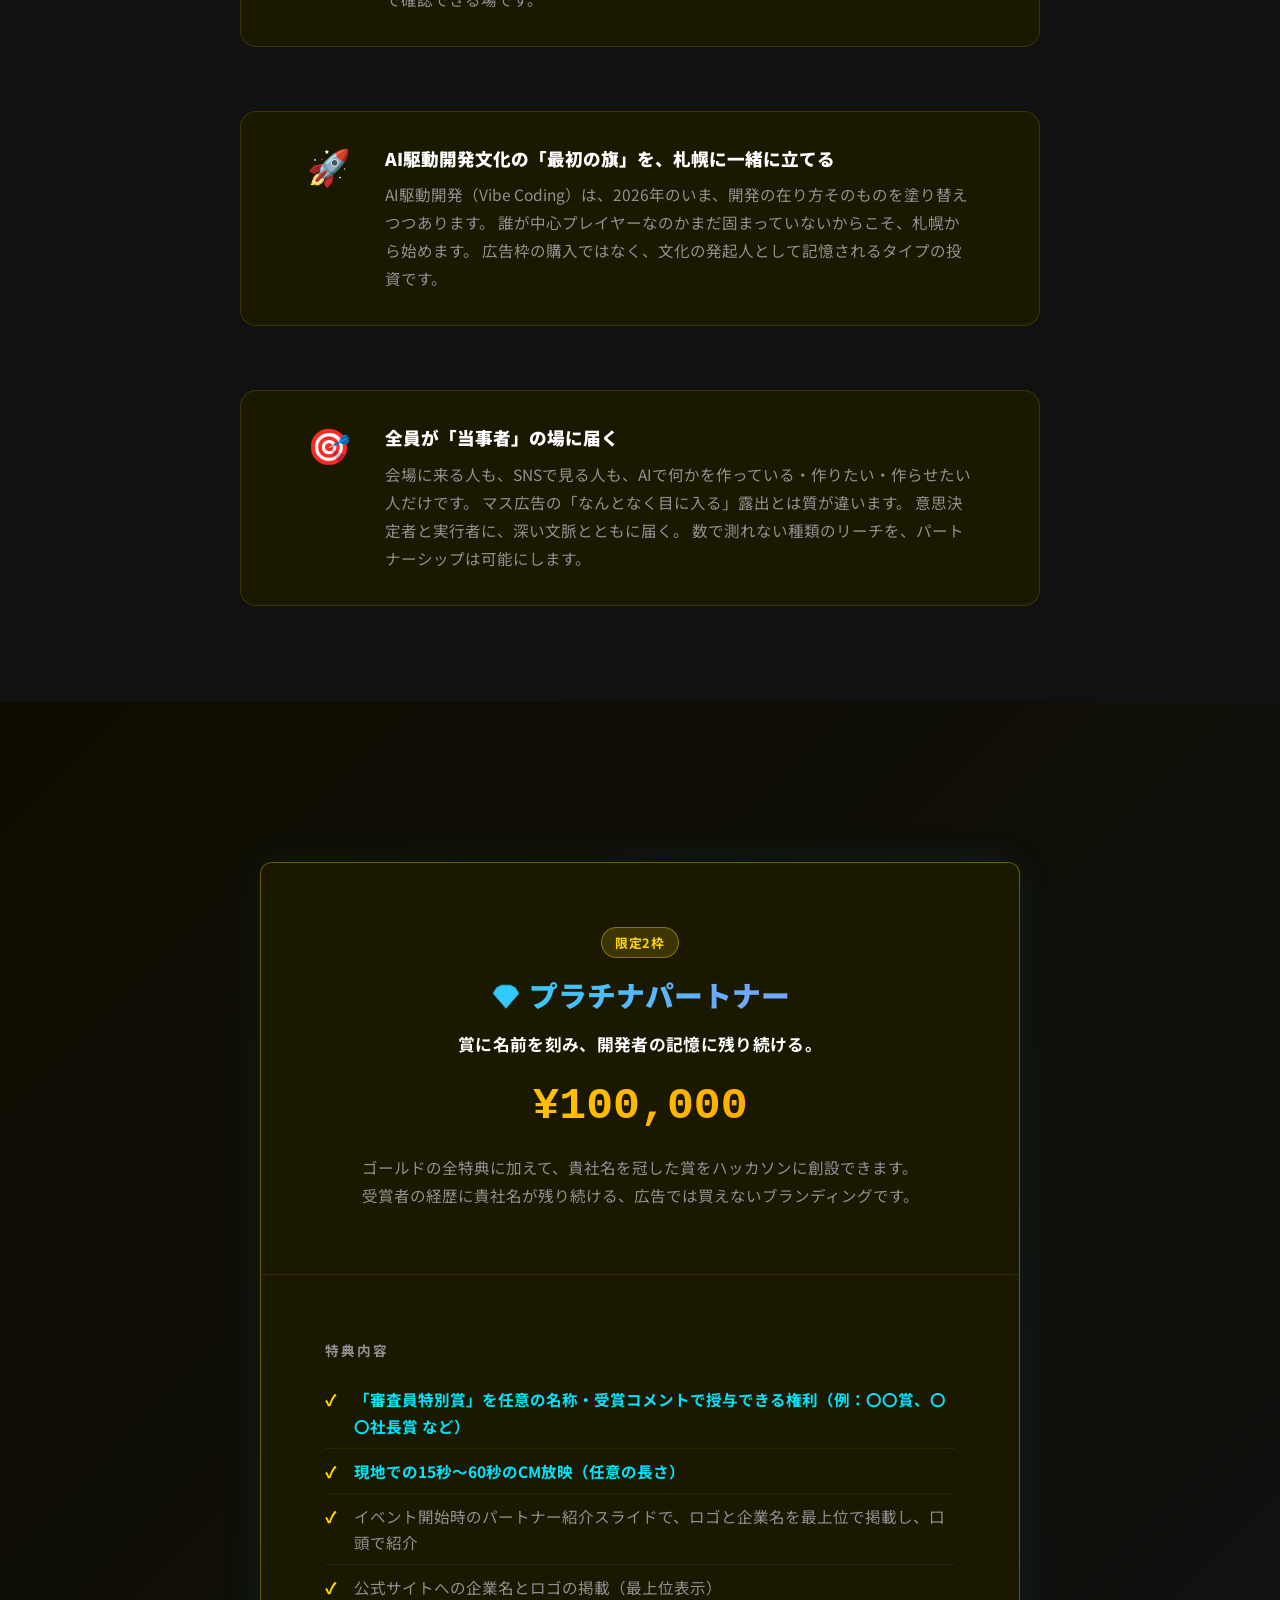
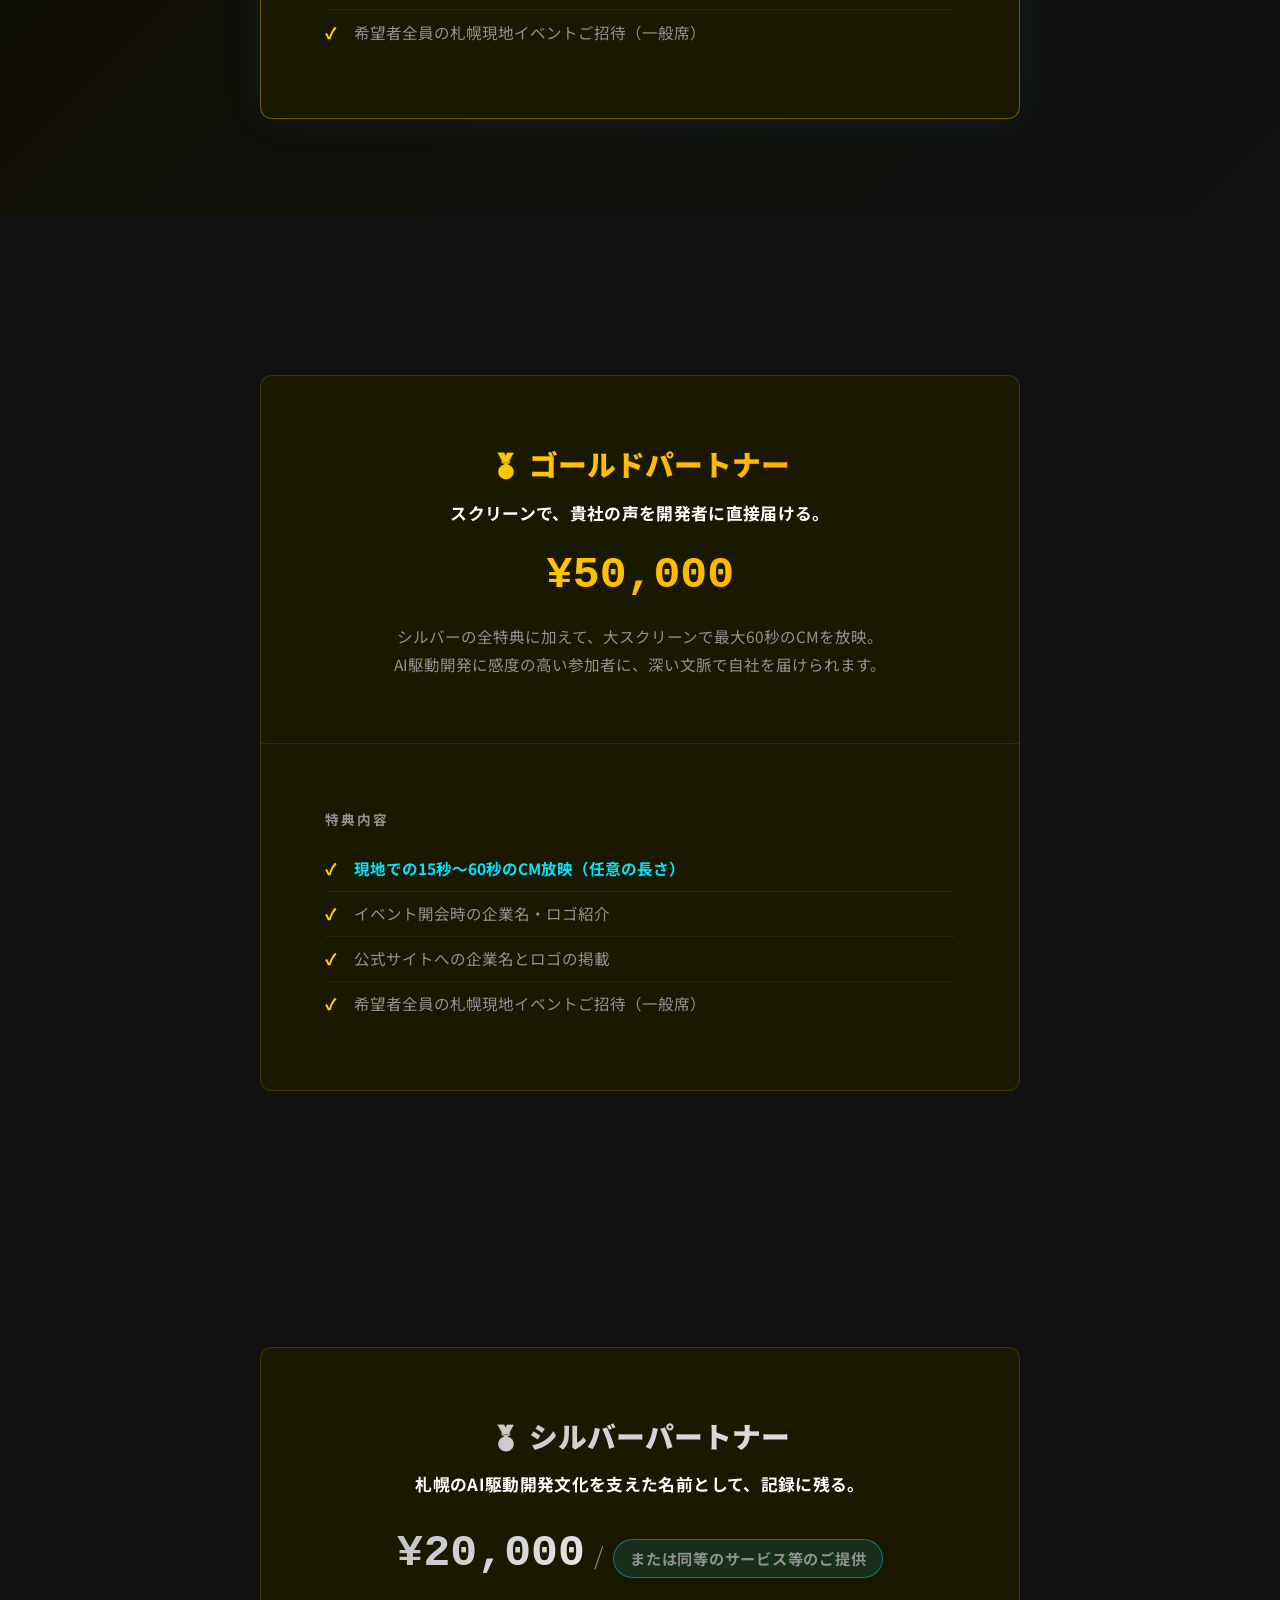
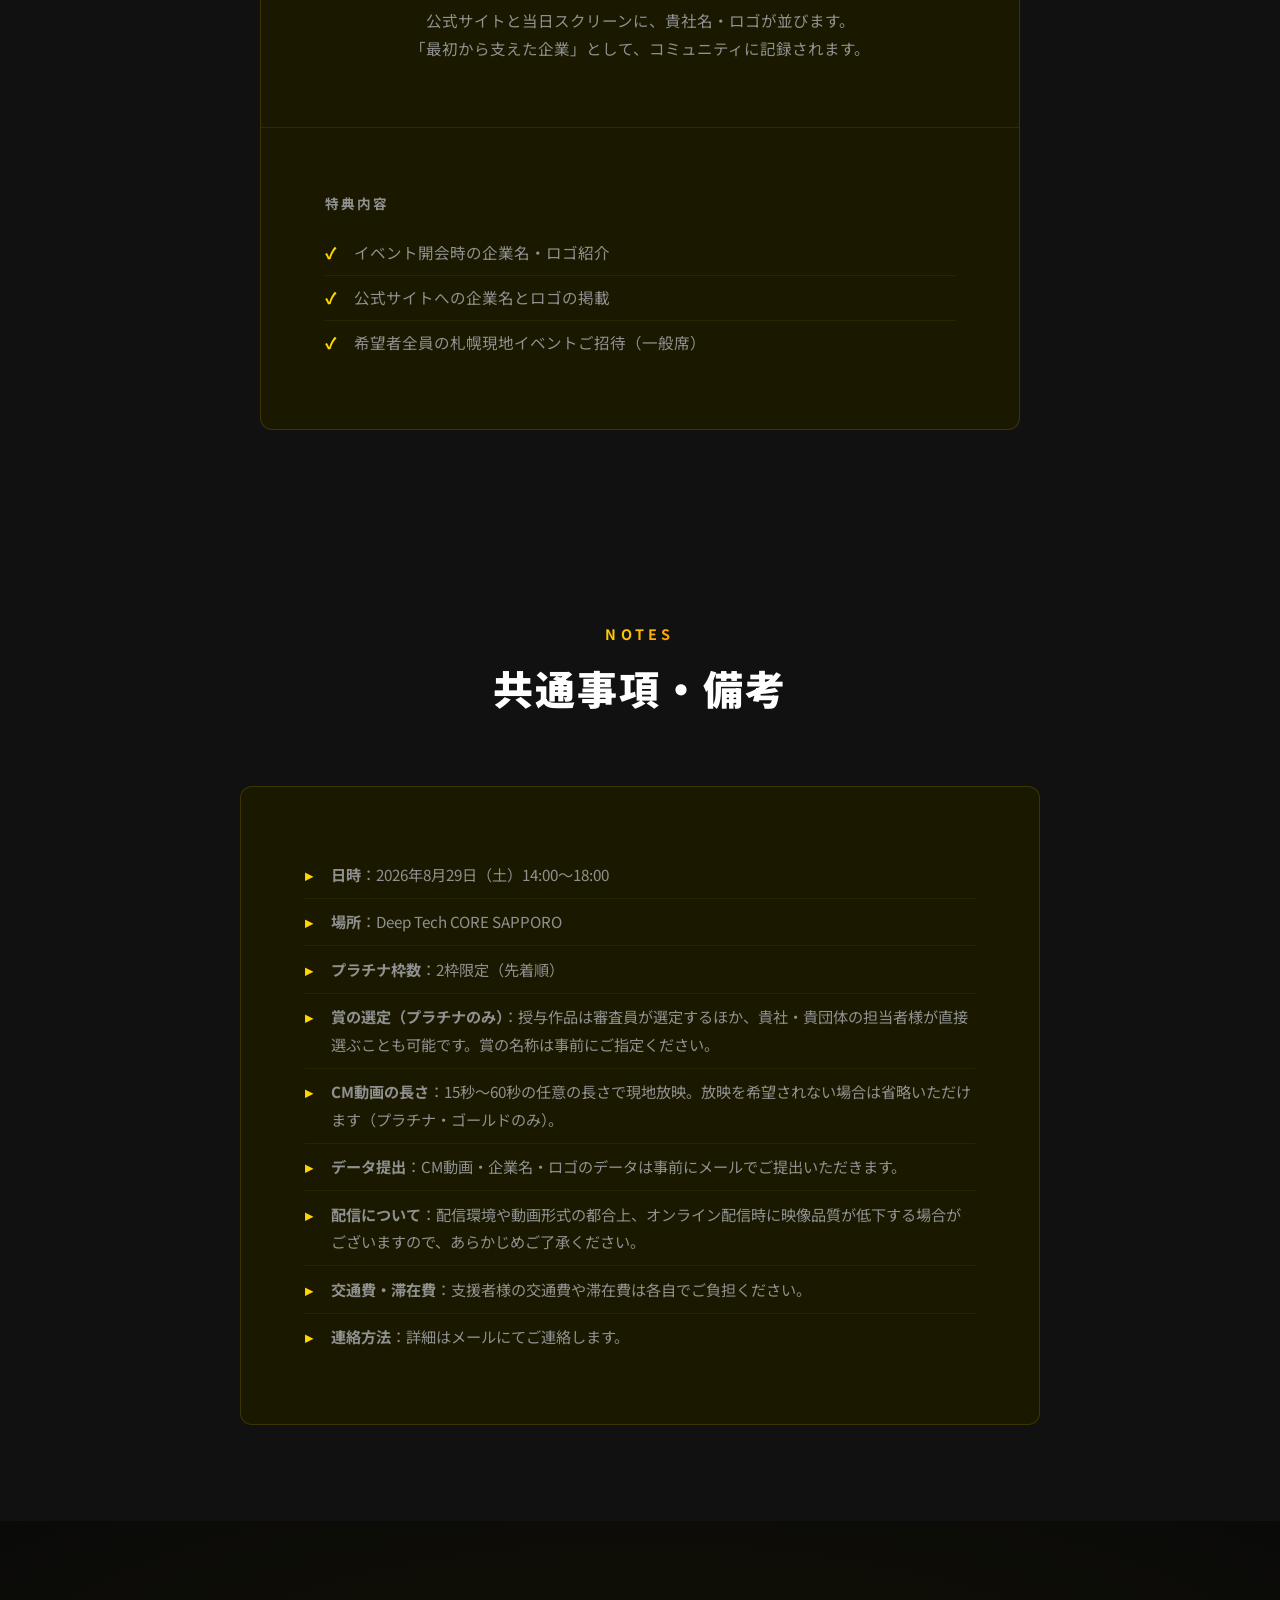
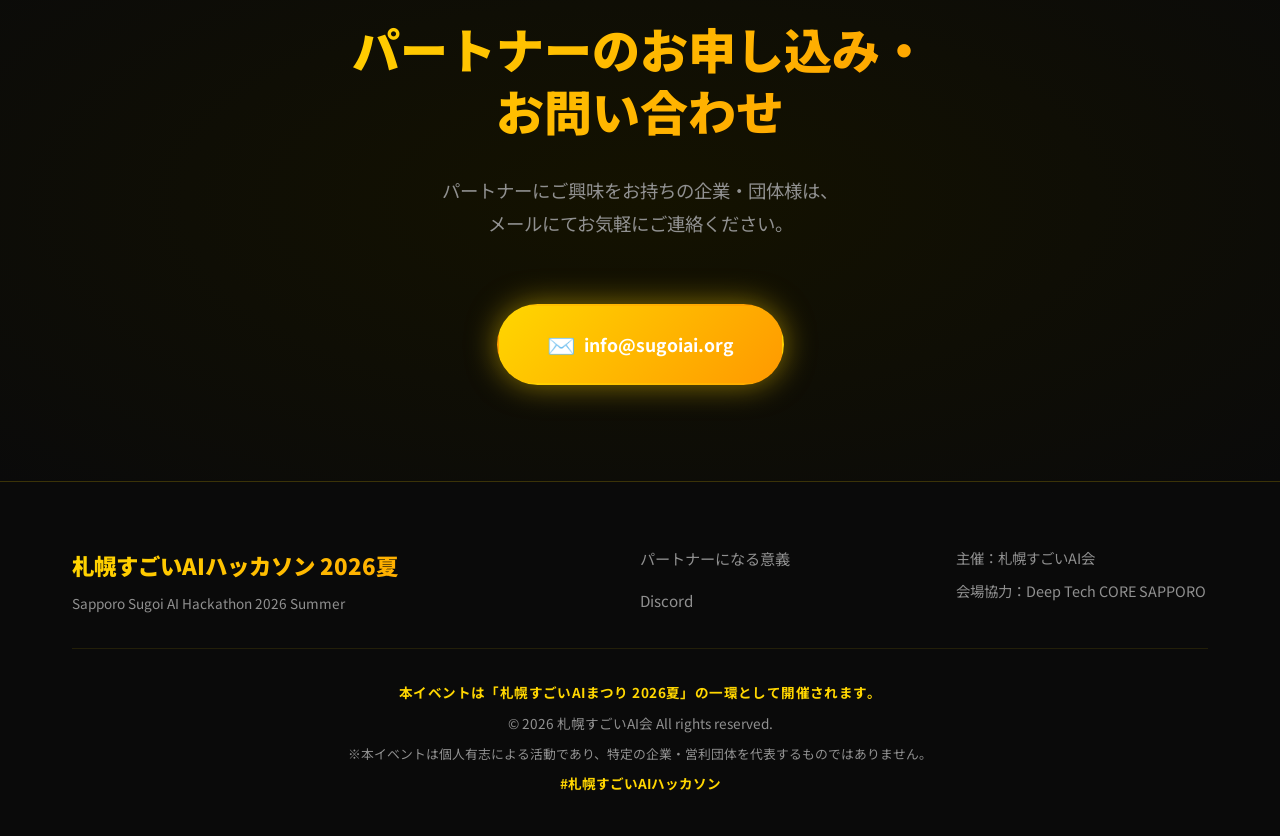
<file: partners.html>
<!DOCTYPE html>
<html lang="ja">
<head>
    <meta charset="UTF-8">
    <meta name="viewport" content="width=device-width, initial-scale=1.0">
    <title>パートナー募集 | 札幌すごいAIハッカソン 2026夏</title>
    <meta name="description" content="札幌すごいAIハッカソン 2026夏のパートナーを募集しています。一緒に札幌のAI駆動開発文化を育てませんか？">
    <!-- OGP Tags -->
    <meta property="og:title" content="パートナー募集 | 札幌すごいAIハッカソン 2026夏">
    <meta property="og:description" content="札幌すごいAIハッカソン 2026夏のパートナーを募集しています。">
    <meta property="og:type" content="website">
    <meta property="og:url" content="https://hack-2026-summer.sugoiai.org/partners.html">
    <meta property="og:site_name" content="札幌すごいAIハッカソン 2026夏">
    <meta property="og:image" content="https://hack-2026-summer.sugoiai.org/images/logot.png">
    <meta property="og:locale" content="ja_JP">
    <!-- Twitter Card Tags -->
    <meta name="twitter:card" content="summary_large_image">
    <meta name="twitter:title" content="パートナー募集 | 札幌すごいAIハッカソン 2026夏">
    <meta name="twitter:description" content="札幌すごいAIハッカソン 2026夏のパートナーを募集しています。">
    <meta name="twitter:image" content="https://hack-2026-summer.sugoiai.org/images/logot.png">
    <!-- Favicon -->
    <link rel="icon" type="image/png" href="images/logot.png">
    <link rel="apple-touch-icon" href="images/logot.png">
    <link rel="stylesheet" href="style.css">
    <link rel="preconnect" href="https://fonts.googleapis.com">
    <link rel="preconnect" href="https://fonts.gstatic.com" crossorigin>
    <link href="https://fonts.googleapis.com/css2?family=Noto+Sans+JP:wght@400;700;900&display=swap" rel="stylesheet">
    <style>
        /* ─── Page-level layout ─── */
        .sp-hero {
            min-height: 55vh;
            display: flex;
            flex-direction: column;
            justify-content: center;
            align-items: center;
            background: radial-gradient(ellipse at center top, #1a1400 0%, var(--dark-bg) 65%);
            padding: var(--spacing-xl) 0 var(--spacing-lg);
            text-align: center;
            position: relative;
            overflow: hidden;
        }

        .sp-hero::before {
            content: "";
            position: absolute;
            inset: 0;
            background: repeating-linear-gradient(
                0deg,
                transparent,
                transparent 2px,
                rgba(255, 214, 0, 0.02) 2px,
                rgba(255, 214, 0, 0.02) 4px
            );
            pointer-events: none;
        }

        .sp-hero-content {
            position: relative;
            z-index: 1;
        }

        .sp-back-link {
            display: inline-block;
            color: var(--text-secondary);
            text-decoration: none;
            margin-bottom: var(--spacing-md);
            transition: all 0.3s ease;
            font-size: 0.95rem;
        }

        .sp-back-link:hover {
            color: var(--film-cyan);
            transform: translateX(-4px);
        }

        .sp-hero-description {
            font-size: clamp(1rem, 2vw, 1.2rem);
            color: var(--text-secondary);
            line-height: 1.9;
            margin-top: var(--spacing-md);
            max-width: 600px;
        }

        /* ─── Past event ─── */
        .sp-plan-section {
            background: var(--dark-surface);
        }

        .sp-past-content {
            display: grid;
            grid-template-columns: 1fr 1fr;
            gap: var(--spacing-lg);
            margin-top: var(--spacing-lg);
        }

        @media (max-width: 768px) {
            .sp-past-content { grid-template-columns: 1fr; }
        }

        .sp-video-wrap {
            display: flex;
            flex-direction: column;
            gap: 0.6rem;
        }

        .sp-video-label {
            font-size: 0.85rem;
            color: var(--text-secondary);
            margin: 0;
        }

        .sp-video-iframe {
            width: 100%;
            aspect-ratio: 16 / 9;
            border-radius: 8px;
            border: none;
        }

        .sp-past-image-wrap {
            display: flex;
            flex-direction: column;
            gap: 0.6rem;
        }

        .sp-past-image {
            width: 100%;
            border-radius: 8px;
            object-fit: cover;
        }

        /* ─── Why sponsor ─── */
        .sp-benefits-list {
            display: flex;
            flex-direction: column;
            gap: var(--spacing-lg);
            max-width: 800px;
            margin: var(--spacing-lg) auto 0;
        }

        .sp-benefit-row {
            display: flex;
            gap: var(--spacing-md);
            align-items: flex-start;
        }

        .sp-benefit-icon {
            font-size: 2.2rem;
            line-height: 1;
            flex-shrink: 0;
            width: 3rem;
            text-align: center;
            padding-top: 0.2rem;
        }

        .sp-benefit-body h3 {
            font-size: 1.1rem;
            font-weight: 900;
            color: var(--text-primary);
            margin-bottom: 0.5rem;
        }

        /* ─── Plan cards ─── */
        .sp-plan-card {
            max-width: 760px;
            margin: var(--spacing-lg) auto 0;
            background: var(--dark-elevated);
            border-radius: 12px;
            overflow: hidden;
            border: 1px solid rgba(255, 214, 0, 0.15);
        }

        .sp-plan-header {
            padding: var(--spacing-lg);
            border-bottom: 1px solid rgba(255, 214, 0, 0.1);
        }

        .sp-tier-badge {
            display: inline-block;
            padding: 0.25rem 0.8rem;
            border-radius: 20px;
            font-size: 0.8rem;
            font-weight: 700;
            letter-spacing: 0.05em;
            margin-bottom: 0.8rem;
        }

        .sp-badge-platinum {
            background: rgba(255, 214, 0, 0.15);
            color: #FFD600;
            border: 1px solid rgba(255, 214, 0, 0.4);
        }

        .sp-tier-title {
            font-size: clamp(1.4rem, 3vw, 1.8rem);
            font-weight: 900;
            display: flex;
            align-items: center;
            gap: 0.5rem;
            margin-bottom: 0.6rem;
        }

        .sp-tier-platinum { color: #FFD600; }
        .sp-tier-gold     { color: #FFA500; }
        .sp-tier-silver   { color: #A8A8A8; }

        .sp-tier-icon { font-size: 1.5rem; }

        .sp-plan-catch {
            font-size: 1.05rem;
            font-weight: 700;
            color: var(--text-primary);
            margin: 0.4rem 0 0.6rem;
        }

        .sp-plan-price {
            font-size: clamp(2rem, 5vw, 2.8rem);
            font-weight: 900;
            color: #FFD600;
            margin: 0.4rem 0;
            font-family: 'Courier New', monospace;
        }

        .sp-price-gold   { color: #FFA500; }
        .sp-price-silver { color: #A8A8A8; }

        .sp-price-row {
            display: flex;
            align-items: baseline;
            gap: 0.6rem;
            flex-wrap: wrap;
        }

        .sp-price-sep {
            font-size: 1.5rem;
            color: var(--text-secondary);
        }

        .sp-barter-note {
            font-size: 0.95rem;
            color: var(--text-secondary);
        }

        .sp-plan-tagline {
            font-size: 0.97rem;
            color: var(--text-secondary);
            line-height: 1.8;
            margin-top: 0.6rem;
        }

        .sp-plan-body {
            padding: var(--spacing-lg);
        }

        .sp-benefits-heading {
            font-size: 0.85rem;
            font-weight: 700;
            letter-spacing: 0.15em;
            color: var(--text-secondary);
            text-transform: uppercase;
            margin-bottom: var(--spacing-sm);
        }

        /* ─── Check list ─── */
        .apply-list-check {
            list-style: none;
            padding: 0;
            margin: 0;
        }

        .apply-list-check li {
            padding: 0.55rem 0 0.55rem 1.8rem;
            position: relative;
            color: var(--text-secondary);
            font-size: 0.97rem;
            line-height: 1.7;
            border-bottom: 1px solid rgba(255, 214, 0, 0.07);
        }

        .apply-list-check li:last-child { border-bottom: none; }

        .apply-list-check li::before {
            content: "✓";
            position: absolute;
            left: 0;
            color: #FFD600;
            font-weight: 900;
        }

        /* ─── Notes & plain list ─── */
        .apply-list {
            list-style: none;
            padding: 0;
            margin: 0;
        }

        .apply-list li {
            padding: 0.6rem 0 0.6rem 1.6rem;
            position: relative;
            color: var(--text-secondary);
            font-size: 0.95rem;
            line-height: 1.8;
            border-bottom: 1px solid rgba(255, 214, 0, 0.06);
        }

        .apply-list li:last-child { border-bottom: none; }

        .apply-list li::before {
            content: "▸";
            position: absolute;
            left: 0;
            color: var(--film-purple);
        }

        .apply-card {
            background: var(--dark-elevated);
            border: 1px solid rgba(255, 214, 0, 0.15);
            border-radius: 12px;
            padding: var(--spacing-lg);
        }

        /* ─── Platinum section bg ─── */
        .sp-platinum {
            background: linear-gradient(135deg, #0f0d00 0%, var(--dark-surface) 100%);
        }
    </style>
</head>
<body>

    <!-- Hero -->
    <section class="sp-hero">
        <div class="container sp-hero-content">
            <h1 class="section-title" style="margin-top: 0;">
                <span class="title-en">BECOME A PARTNER</span>
                <span class="title-ja">パートナー募集</span>
            </h1>
            <p class="sp-hero-description">
                2時間で世界を変えようとする開発者たちの場に、<br>
                一緒に立ちませんか。
            </p>
        </div>
    </section>

    <!-- Past Event -->
    <section id="past-event" class="section sp-plan-section">
        <div class="container">
            <div class="section-header">
                <h2 class="section-title">
                    <span class="title-en">PAST EVENT</span>
                    <span class="title-ja">パートナー紹介のイメージ</span>
                </h2>
                <p class="section-description">
                    札幌すごいAIまつり 2026冬での実施の様子。<br>
                    パートナー企業・団体様を、会場とウェブサイトでご紹介しました。
                </p>
            </div>
            <div class="sp-past-content">
                <div class="sp-video-wrap">
                    <p class="sp-video-label">パートナー紹介の様子（札幌すごいAIまつり 2026冬）</p>
                    <iframe
                        src="https://www.youtube.com/embed/KJ8rVP_wnto?start=1863"
                        title="パートナー紹介イメージ"
                        frameborder="0"
                        allow="accelerometer; autoplay; clipboard-write; encrypted-media; gyroscope; picture-in-picture"
                        allowfullscreen
                        class="sp-video-iframe">
                    </iframe>
                </div>
                <div class="sp-past-image-wrap">
                    <p class="sp-video-label">当日のパートナー企業・団体様（札幌すごいAIまつり 2026冬）</p>
                    <img src="images/partners.png" alt="パートナー企業・団体" class="sp-past-image">
                </div>
            </div>
        </div>
    </section>

    <!-- Why Partner -->
    <section id="why-partner" class="section overview">
        <canvas class="film-grain-canvas"></canvas>
        <div class="container">
            <div class="section-header">
                <h2 class="section-title">
                    <span class="title-en">WHY PARTNER</span>
                    <span class="title-ja">パートナーになる意義</span>
                </h2>
            </div>
            <div class="sp-benefits-list">
                <div class="sp-benefit-row">
                    <div class="sp-benefit-icon">⚡</div>
                    <div class="sp-benefit-body">
                        <h3>「その場で作り切る意志と実行力がある人」と出会える</h3>
                        <p style="color: var(--text-secondary); font-size: 0.97rem; line-height: 1.8;">
                            本ハッカソンに集まるのは、作ったものを持ってくる人ではなく、
                            その場でゼロから2時間で形にする意志を持った人たちです。
                            アイデアを即座に決断し、AIと技術で動くものを作り切る——
                            その実行力を、採用でも外注でも共創でも、ライブで確認できる場です。
                        </p>
                    </div>
                </div>
                <div class="sp-benefit-row">
                    <div class="sp-benefit-icon">🚀</div>
                    <div class="sp-benefit-body">
                        <h3>AI駆動開発文化の「最初の旗」を、札幌に一緒に立てる</h3>
                        <p style="color: var(--text-secondary); font-size: 0.97rem; line-height: 1.8;">
                            AI駆動開発（Vibe Coding）は、2026年のいま、開発の在り方そのものを塗り替えつつあります。
                            誰が中心プレイヤーなのかまだ固まっていないからこそ、札幌から始めます。
                            広告枠の購入ではなく、文化の発起人として記憶されるタイプの投資です。
                        </p>
                    </div>
                </div>
                <div class="sp-benefit-row">
                    <div class="sp-benefit-icon">🎯</div>
                    <div class="sp-benefit-body">
                        <h3>全員が「当事者」の場に届く</h3>
                        <p style="color: var(--text-secondary); font-size: 0.97rem; line-height: 1.8;">
                            会場に来る人も、SNSで見る人も、AIで何かを作っている・作りたい・作らせたい人だけです。
                            マス広告の「なんとなく目に入る」露出とは質が違います。
                            意思決定者と実行者に、深い文脈とともに届く。
                            数で測れない種類のリーチを、パートナーシップは可能にします。
                        </p>
                    </div>
                </div>
            </div>
        </div>
    </section>

    <!-- Platinum Sponsor -->
    <section id="platinum-sponsor" class="section sp-plan-section sp-platinum">
        <div class="container">
            <div class="sp-plan-card" style="border-color: rgba(255, 214, 0, 0.35);">
                <div class="sp-plan-header">
                    <div class="sp-tier-badge sp-badge-platinum">限定2枠</div>
                    <h2 class="sp-tier-title sp-tier-platinum">
                        <span class="sp-tier-icon">💎</span>
                        プラチナパートナー
                    </h2>
                    <p class="sp-plan-catch">賞に名前を刻み、開発者の記憶に残り続ける。</p>
                    <p class="sp-plan-price">¥100,000</p>
                    <p class="sp-plan-tagline">
                        ゴールドの全特典に加えて、貴社名を冠した賞をハッカソンに創設できます。<br>
                        受賞者の経歴に貴社名が残り続ける、広告では買えないブランディングです。
                    </p>
                </div>
                <div class="sp-plan-body">
                    <h3 class="sp-benefits-heading">特典内容</h3>
                    <ul class="apply-list-check">
                        <li><strong style="color: var(--film-cyan);">「審査員特別賞」を任意の名称・受賞コメントで授与できる権利（例：〇〇賞、〇〇社長賞 など）</strong></li>
                        <li><strong style="color: var(--film-cyan);">現地での15秒〜60秒のCM放映（任意の長さ）</strong></li>
                        <li>イベント開始時のパートナー紹介スライドで、ロゴと企業名を最上位で掲載し、口頭で紹介</li>
                        <li>公式サイトへの企業名とロゴの掲載（最上位表示）</li>
                        <li>希望者全員の札幌現地イベントご招待（一般席）</li>
                    </ul>
                </div>
            </div>
        </div>
    </section>

    <!-- Gold Sponsor -->
    <section id="gold-sponsor" class="section overview">
        <canvas class="film-grain-canvas"></canvas>
        <div class="container">
            <div class="sp-plan-card">
                <div class="sp-plan-header">
                    <h2 class="sp-tier-title sp-tier-gold">
                        <span class="sp-tier-icon">🥇</span>
                        ゴールドパートナー
                    </h2>
                    <p class="sp-plan-catch">スクリーンで、貴社の声を開発者に直接届ける。</p>
                    <p class="sp-plan-price sp-price-gold">¥50,000</p>
                    <p class="sp-plan-tagline">
                        シルバーの全特典に加えて、大スクリーンで最大60秒のCMを放映。<br>
                        AI駆動開発に感度の高い参加者に、深い文脈で自社を届けられます。
                    </p>
                </div>
                <div class="sp-plan-body">
                    <h3 class="sp-benefits-heading">特典内容</h3>
                    <ul class="apply-list-check">
                        <li><strong style="color: var(--film-cyan);">現地での15秒〜60秒のCM放映（任意の長さ）</strong></li>
                        <li>イベント開会時の企業名・ロゴ紹介</li>
                        <li>公式サイトへの企業名とロゴの掲載</li>
                        <li>希望者全員の札幌現地イベントご招待（一般席）</li>
                    </ul>
                </div>
            </div>
        </div>
    </section>

    <!-- Silver Sponsor -->
    <section id="silver-sponsor" class="section sp-plan-section">
        <div class="container">
            <div class="sp-plan-card">
                <div class="sp-plan-header">
                    <h2 class="sp-tier-title sp-tier-silver">
                        <span class="sp-tier-icon">🥈</span>
                        シルバーパートナー
                    </h2>
                    <p class="sp-plan-catch">札幌のAI駆動開発文化を支えた名前として、記録に残る。</p>
                    <div class="sp-price-row">
                        <p class="sp-plan-price sp-price-silver">¥20,000</p>
                        <span class="sp-price-sep">/</span>
                        <p class="sp-barter-note">または同等のサービス等のご提供</p>
                    </div>
                    <p class="sp-plan-tagline">
                        公式サイトと当日スクリーンに、貴社名・ロゴが並びます。<br>
                        「最初から支えた企業」として、コミュニティに記録されます。
                    </p>
                </div>
                <div class="sp-plan-body">
                    <h3 class="sp-benefits-heading">特典内容</h3>
                    <ul class="apply-list-check">
                        <li>イベント開会時の企業名・ロゴ紹介</li>
                        <li>公式サイトへの企業名とロゴの掲載</li>
                        <li>希望者全員の札幌現地イベントご招待（一般席）</li>
                    </ul>
                </div>
            </div>
        </div>
    </section>

    <!-- Notes -->
    <section id="notes" class="section overview">
        <canvas class="film-grain-canvas"></canvas>
        <div class="container">
            <div class="section-header">
                <h2 class="section-title">
                    <span class="title-en">NOTES</span>
                    <span class="title-ja">共通事項・備考</span>
                </h2>
            </div>
            <div class="apply-card" style="max-width: 800px; margin: 0 auto;">
                <ul class="apply-list">
                    <li><strong>日時</strong>：2026年8月29日（土）14:00〜18:00</li>
                    <li><strong>場所</strong>：Deep Tech CORE SAPPORO</li>
                    <li><strong>プラチナ枠数</strong>：2枠限定（先着順）</li>
                    <li><strong>賞の選定（プラチナのみ）</strong>：授与作品は審査員が選定するほか、貴社・貴団体の担当者様が直接選ぶことも可能です。賞の名称は事前にご指定ください。</li>
                    <li><strong>CM動画の長さ</strong>：15秒〜60秒の任意の長さで現地放映。放映を希望されない場合は省略いただけます（プラチナ・ゴールドのみ）。</li>
                    <li><strong>データ提出</strong>：CM動画・企業名・ロゴのデータは事前にメールでご提出いただきます。</li>
                    <li><strong>配信について</strong>：配信環境や動画形式の都合上、オンライン配信時に映像品質が低下する場合がございますので、あらかじめご了承ください。</li>
                    <li><strong>交通費・滞在費</strong>：支援者様の交通費や滞在費は各自でご負担ください。</li>
                    <li><strong>連絡方法</strong>：詳細はメールにてご連絡します。</li>
                </ul>
            </div>
        </div>
    </section>

    <!-- Contact -->
    <section id="contact" class="section cta-section">
        <div class="container">
            <div class="cta-content">
                <h2 class="cta-title">パートナーのお申し込み・<br>お問い合わせ</h2>
                <p class="cta-description">
                    パートナーにご興味をお持ちの企業・団体様は、<br>
                    メールにてお気軽にご連絡ください。
                </p>
                <div class="cta-buttons">
                    <a href="mailto:info@sugoiai.org" class="btn btn-primary btn-large">
                        <span class="btn-icon">✉️</span>
                        <span class="btn-text">info@sugoiai.org</span>
                    </a>
                </div>
            </div>
        </div>
    </section>

    <!-- Footer -->
    <footer class="footer">
        <div class="container">
            <div class="footer-content">
                <div class="footer-logo">
                    <h3>札幌すごいAIハッカソン 2026夏</h3>
                    <p>Sapporo Sugoi AI Hackathon 2026 Summer</p>
                </div>
                <div class="footer-links">
                    <a href="#why-partner">パートナーになる意義</a>
                    <a href="https://discord.gg/Ve2tQeN7cw" target="_blank" rel="noopener noreferrer">Discord</a>
                </div>
                <div class="footer-info">
                    <p>主催：札幌すごいAI会</p>
                    <p>会場協力：Deep Tech CORE SAPPORO</p>
                </div>
            </div>
            <div class="footer-bottom">
                <p class="footer-festival">本イベントは「札幌すごいAIまつり 2026夏」の一環として開催されます。</p>
                <p>&copy; 2026 札幌すごいAI会 All rights reserved.</p>
                <p class="footer-disclaimer">※本イベントは個人有志による活動であり、特定の企業・営利団体を代表するものではありません。</p>
                <p class="footer-hashtag">#札幌すごいAIハッカソン</p>
            </div>
        </div>
    </footer>

    <script src="script.js"></script>
</body>
</html>
</file>
<file: style.css>
/* Reset & Base Styles */
* {
    margin: 0;
    padding: 0;
    box-sizing: border-box;
}

:root {
    /* Color Palette - Hackathon Yellow × Black Theme */
    --film-purple: #FFD600;
    --film-violet: #CC9900;
    --film-cyan: #00E5FF;
    --film-teal: #00C0D0;
    --film-gold: #FFD600;
    --hack-yellow: #FFD600;
    --hack-amber: #FF9900;
    --hack-cyan: #00E5FF;
    --dark-bg: #0A0A0A;
    --dark-surface: #111111;
    --dark-elevated: #1A1900;
    --text-primary: #ffffff;
    --text-secondary: #909090;
    --accent-gradient: linear-gradient(135deg, #FFD600, #FF9900);
    --film-glow: 0 0 30px rgba(255, 214, 0, 0.5);

    /* Typography */
    --font-primary: 'Noto Sans JP', sans-serif;

    /* Spacing */
    --spacing-xs: 0.5rem;
    --spacing-sm: 1rem;
    --spacing-md: 2rem;
    --spacing-lg: 4rem;
    --spacing-xl: 6rem;

    /* Container */
    --container-max: 1200px;
    --container-padding: 2rem;
}

html {
    scroll-behavior: smooth;
}

body {
    font-family: var(--font-primary);
    background-color: var(--dark-bg);
    color: var(--text-primary);
    line-height: 1.7;
    overflow-x: hidden;
}

.container {
    max-width: var(--container-max);
    margin: 0 auto;
    padding: 0 var(--container-padding);
}

/* Section Styles */
.section {
    padding: var(--spacing-xl) 0;
    position: relative;
}

.section-header {
    text-align: center;
    margin-bottom: var(--spacing-lg);
}

.section-title {
    display: flex;
    flex-direction: column;
    align-items: center;
    gap: var(--spacing-xs);
}

.title-en {
    font-size: 0.9rem;
    font-weight: 700;
    letter-spacing: 0.3em;
    background: var(--accent-gradient);
    -webkit-background-clip: text;
    -webkit-text-fill-color: transparent;
    background-clip: text;
    text-transform: uppercase;
}

.title-ja {
    font-size: 2.5rem;
    font-weight: 900;
    letter-spacing: 0.05em;
}

.section-description {
    color: var(--text-secondary);
    margin-top: var(--spacing-sm);
    font-size: 1.1rem;
}

/* ─── Hero Section ─── */
.hero {
    min-height: 100vh;
    display: flex;
    flex-direction: column;
    justify-content: center;
    align-items: center;
    position: relative;
    overflow: hidden;
    background: radial-gradient(ellipse at center top, #1a1400 0%, var(--dark-bg) 60%);
}

.hero-background {
    position: absolute;
    top: 0;
    left: 0;
    width: 100%;
    height: 100%;
    overflow: hidden;
    z-index: 0;
}

.film-particle {
    position: absolute;
    bottom: -100px;
    width: 400px;
    height: 400px;
    background: radial-gradient(circle, rgba(255, 214, 0, 0.2) 0%, transparent 70%);
    border-radius: 50%;
    filter: blur(60px);
    animation: particleFloat 18s infinite ease-in-out;
}

.film-particle:nth-child(1) {
    left: 5%;
    animation-delay: 0s;
    background: radial-gradient(circle, rgba(255, 214, 0, 0.25) 0%, transparent 70%);
}

.film-particle:nth-child(2) {
    left: 45%;
    animation-delay: 6s;
    background: radial-gradient(circle, rgba(0, 229, 255, 0.15) 0%, transparent 70%);
}

.film-particle:nth-child(3) {
    left: 75%;
    animation-delay: 12s;
    background: radial-gradient(circle, rgba(255, 214, 0, 0.2) 0%, transparent 70%);
}

@keyframes particleFloat {
    0% {
        transform: translateY(0) scale(1);
        opacity: 0;
    }
    30% {
        opacity: 0.8;
    }
    70% {
        opacity: 0.4;
    }
    100% {
        transform: translateY(-100vh) scale(1.8);
        opacity: 0;
    }
}

/* Hero placeholder for main visual */
.hero-placeholder-wrap {
    position: absolute;
    top: 0;
    left: 0;
    width: 100%;
    height: 100%;
    z-index: 0;
    /* Replace with actual background image when available */
    /* background-image: url('images/hero-visual.jpg'); */
    /* background-size: cover; */
    /* background-position: center; */
}

.hero-content {
    position: relative;
    z-index: 1;
    text-align: center;
}

.hero-date {
    font-size: 1.2rem;
    font-weight: 700;
    letter-spacing: 0.3em;
    background: var(--accent-gradient);
    -webkit-background-clip: text;
    -webkit-text-fill-color: transparent;
    background-clip: text;
    margin-bottom: var(--spacing-sm);
    animation: fadeInDown 1s ease-out;
}

.hero-badge {
    display: inline-block;
    padding: 0.4rem 1.2rem;
    background: rgba(255, 214, 0, 0.2);
    border: 1px solid var(--film-purple);
    border-radius: 50px;
    font-size: 0.9rem;
    font-weight: 700;
    letter-spacing: 0.15em;
    color: var(--film-cyan);
    margin-bottom: var(--spacing-md);
    animation: fadeInDown 1s ease-out 0.15s both;
}

.hero-title {
    margin-bottom: var(--spacing-md);
    animation: fadeInUp 1s ease-out 0.3s both;
}

.title-main {
    display: block;
    font-size: clamp(1.7rem, 7vw, 4.5rem);
    font-weight: 900;
    letter-spacing: 0.05em;
    margin-bottom: var(--spacing-sm);
    text-shadow: 0 0 40px rgba(255, 214, 0, 0.6);
}

.title-sub {
    display: block;
    font-size: clamp(0.8rem, 1.8vw, 1.1rem);
    font-weight: 400;
    letter-spacing: 0.2em;
    color: var(--text-secondary);
}

.hero-tagline {
    font-size: clamp(1.2rem, 3vw, 1.8rem);
    line-height: 1.8;
    margin-bottom: var(--spacing-lg);
    animation: fadeInUp 1s ease-out 0.6s both;
}

.hero-info-badge {
    display: flex;
    justify-content: center;
    gap: 1.5rem;
    margin-bottom: 2rem;
    animation: fadeInUp 1s ease-out 0.8s both;
}

.hero-info-badge span {
    font-size: 1.1rem;
    font-weight: 700;
    color: var(--film-cyan);
    text-shadow: 0 0 10px rgba(0, 229, 255, 0.5);
    letter-spacing: 0.05em;
}

.hero-cta {
    display: flex;
    justify-content: center;
    gap: var(--spacing-sm);
    flex-wrap: wrap;
    animation: fadeInUp 1s ease-out 0.9s both;
}

/* ─── Buttons ─── */
.btn {
    display: inline-flex;
    align-items: center;
    gap: var(--spacing-xs);
    padding: 1rem 2.5rem;
    font-size: 1rem;
    font-weight: 700;
    text-decoration: none;
    border-radius: 50px;
    transition: all 0.3s ease;
    position: relative;
    overflow: hidden;
    border: 2px solid transparent;
}

.btn-primary {
    background: var(--accent-gradient);
    color: var(--text-primary);
    box-shadow: var(--film-glow);
}

.btn-primary:hover {
    transform: translateY(-3px);
    box-shadow: 0 0 50px rgba(255, 214, 0, 0.8);
}

.btn-secondary {
    background: transparent;
    color: var(--text-primary);
    border: 2px solid var(--film-purple);
}

.btn-secondary:hover {
    background: var(--dark-elevated);
    border-color: var(--film-cyan);
    transform: translateY(-3px);
}

.btn-learn {
    background: rgba(255, 214, 0, 0.22);
    color: var(--text-primary);
    border: 2px solid rgba(255, 214, 0, 0.55);
    box-shadow: 0 0 12px rgba(255, 214, 0, 0.15);
}

.btn-learn:hover {
    background: rgba(255, 214, 0, 0.38);
    border-color: var(--film-purple);
    box-shadow: 0 0 24px rgba(255, 214, 0, 0.35);
    transform: translateY(-3px);
}

.btn-large {
    padding: 1.2rem 3rem;
    font-size: 1.1rem;
}

.btn-icon {
    font-size: 1.3em;
}

/* ─── Image Placeholder ─── */
.image-placeholder {
    position: relative;
    width: 100%;
    padding-bottom: 65%;
    background: var(--dark-elevated);
    border-radius: 12px;
    overflow: hidden;
    border: 2px dashed rgba(255, 214, 0, 0.4);
}

.division-placeholder {
    padding-bottom: 55%;
}

.about-photo {
    width: 100%;
    height: auto;
    border-radius: 12px;
    object-fit: cover;
    box-shadow: 0 4px 20px rgba(255, 214, 0, 0.3);
}

.placeholder-text {
    position: absolute;
    top: 50%;
    left: 50%;
    transform: translate(-50%, -50%);
    color: var(--text-secondary);
    font-size: 0.95rem;
    text-align: center;
    padding: var(--spacing-sm);
    display: flex;
    flex-direction: column;
    align-items: center;
    gap: 0.5rem;
}

.placeholder-icon {
    font-size: 2.5rem;
    display: block;
}

/* ─── Overview Section ─── */
.overview {
    background: var(--dark-surface);
    position: relative;
    overflow: hidden;
}

.film-grain-canvas {
    position: absolute;
    top: 0;
    left: 0;
    width: 100%;
    height: 100%;
    z-index: 0;
    pointer-events: none;
    opacity: 0.5;
}

.overview .container {
    position: relative;
    z-index: 1;
}

.overview-content {
    margin-top: var(--spacing-lg);
}

.overview-main {
    display: grid;
    grid-template-columns: 1fr 1fr;
    gap: var(--spacing-lg);
    align-items: start;
}

.overview-image-wrap {
    width: 100%;
}

.venue-image {
    width: 100%;
    height: auto;
    border-radius: 12px;
    object-fit: cover;
    box-shadow: 0 4px 20px rgba(255, 214, 0, 0.3);
}

.overview-subtitle {
    font-size: 2rem;
    font-weight: 900;
    margin-bottom: var(--spacing-md);
    background: var(--accent-gradient);
    -webkit-background-clip: text;
    -webkit-text-fill-color: transparent;
    background-clip: text;
}

.overview-text p {
    margin-bottom: var(--spacing-sm);
    color: var(--text-secondary);
    font-size: 1.05rem;
}

.overview-text strong {
    color: var(--text-primary);
    font-weight: 700;
}

.event-info {
    margin-top: var(--spacing-md);
    padding: var(--spacing-md);
    background: var(--dark-elevated);
    border-left: 4px solid var(--film-purple);
    border-radius: 8px;
}

.info-item {
    display: grid;
    grid-template-columns: 120px 1fr;
    gap: var(--spacing-sm);
    margin-bottom: var(--spacing-sm);
    padding-bottom: var(--spacing-sm);
    border-bottom: 1px solid rgba(255, 214, 0, 0.1);
}

.info-item:last-child {
    margin-bottom: 0;
    padding-bottom: 0;
    border-bottom: none;
}

.info-label {
    font-weight: 700;
    color: var(--film-purple);
    font-size: 0.95rem;
}

.info-value {
    color: var(--text-primary);
}

.overview-note {
    margin-top: var(--spacing-sm);
    font-size: 0.85rem;
    color: var(--text-secondary);
}

/* ─── Divisions Section ─── */
.divisions {
    background: var(--dark-bg);
    position: relative;
    overflow: hidden;
}

.projector-canvas {
    position: absolute;
    top: 0;
    left: 0;
    width: 100%;
    height: 100%;
    z-index: 0;
    pointer-events: none;
    opacity: 0.6;
}

.divisions .container {
    position: relative;
    z-index: 1;
}

.divisions-grid {
    display: grid;
    grid-template-columns: repeat(auto-fit, minmax(360px, 1fr));
    gap: var(--spacing-md);
    margin-top: var(--spacing-lg);
}

.division-card {
    background: var(--dark-surface);
    border-radius: 16px;
    overflow: hidden;
    position: relative;
    transition: all 0.3s ease;
    border: 1px solid rgba(255, 214, 0, 0.15);
}

.division-card:hover {
    transform: translateY(-8px);
    border-color: var(--film-purple);
    box-shadow: 0 10px 40px rgba(255, 214, 0, 0.25);
}

.division-number {
    position: absolute;
    top: 1rem;
    right: 1rem;
    font-size: 4rem;
    font-weight: 900;
    background: var(--accent-gradient);
    -webkit-background-clip: text;
    -webkit-text-fill-color: transparent;
    background-clip: text;
    opacity: 0.25;
    z-index: 1;
    line-height: 1;
}

.division-image-wrap {
    width: 100%;
}

.division-image {
    width: 100%;
    height: auto;
    aspect-ratio: 16 / 9;
    object-fit: cover;
    display: block;
    box-shadow: 0 4px 20px rgba(255, 214, 0, 0.2);
}

.division-content {
    padding: var(--spacing-md);
}

.division-badge {
    display: inline-block;
    padding: 0.3rem 0.9rem;
    border-radius: 50px;
    font-size: 0.8rem;
    font-weight: 700;
    letter-spacing: 0.1em;
    margin-bottom: var(--spacing-sm);
}

.badge-main {
    background: rgba(255, 214, 0, 0.2);
    border: 1px solid var(--film-purple);
    color: var(--film-purple);
}

.badge-exp {
    background: rgba(0, 229, 255, 0.15);
    border: 1px solid var(--film-cyan);
    color: var(--film-cyan);
}

.badge-special {
    background: rgba(0, 229, 255, 0.15);
    border: 1px solid #00E5FF;
    color: #00E5FF;
}

.division-title {
    font-size: 1.8rem;
    font-weight: 900;
    margin-bottom: 0.2rem;
}

.division-subtitle {
    font-size: 0.9rem;
    color: var(--text-secondary);
    margin-bottom: var(--spacing-sm);
    letter-spacing: 0.1em;
}

.division-duration {
    font-size: 1rem;
    color: var(--text-secondary);
    margin-bottom: var(--spacing-sm);
}

.division-duration strong {
    color: var(--film-cyan);
    font-size: 1.1rem;
}

.division-description {
    color: var(--text-secondary);
    line-height: 1.8;
    margin-bottom: var(--spacing-sm);
    font-size: 0.95rem;
}

.division-highlight {
    padding: var(--spacing-sm);
    background: rgba(255, 214, 0, 0.1);
    border-left: 3px solid var(--film-purple);
    border-radius: 4px;
    font-size: 0.92rem;
    color: var(--text-primary);
    margin-bottom: var(--spacing-md);
}

.division-exp .division-highlight {
    background: rgba(0, 229, 255, 0.08);
    border-left-color: var(--film-cyan);
}

.division-special .division-highlight {
    background: rgba(0, 229, 255, 0.08);
    border-left-color: #00E5FF;
}

.division-details {
    border-top: 1px solid rgba(255, 214, 0, 0.15);
    padding-top: var(--spacing-sm);
}

.division-details h4 {
    font-size: 0.9rem;
    font-weight: 700;
    color: var(--film-purple);
    letter-spacing: 0.1em;
    margin-bottom: 0.5rem;
    margin-top: var(--spacing-sm);
    text-transform: uppercase;
}

.division-details ul {
    list-style: none;
    padding: 0;
    margin-bottom: var(--spacing-sm);
}

.division-details ul li {
    padding: 0.3rem 0 0.3rem 1.4rem;
    position: relative;
    color: var(--text-secondary);
    font-size: 0.9rem;
}

.division-details ul li::before {
    content: "▸";
    position: absolute;
    left: 0;
    color: var(--film-purple);
    font-size: 0.85rem;
}

.division-exp .division-details ul li::before {
    color: var(--film-cyan);
}

.division-special .division-details h4 {
    color: #00E5FF;
}

.division-special .division-details ul li::before {
    color: #00E5FF;
}

.division-broadcast {
    font-size: 0.9rem;
    color: var(--text-secondary);
    background: var(--dark-elevated);
    padding: var(--spacing-sm);
    border-radius: 8px;
    text-align: center;
}

/* ─── Application Section ─── */
.application {
    background: var(--dark-surface);
}

.application-grid {
    display: grid;
    grid-template-columns: 1fr 1fr;
    gap: var(--spacing-md);
    margin-top: var(--spacing-lg);
}

.apply-card {
    background: var(--dark-elevated);
    border-radius: 16px;
    padding: var(--spacing-lg);
    border: 1px solid rgba(255, 214, 0, 0.15);
    transition: border-color 0.3s ease;
}

.apply-card:hover {
    border-color: rgba(255, 214, 0, 0.4);
}

.apply-card-icon {
    font-size: 2.5rem;
    margin-bottom: var(--spacing-sm);
}

.apply-card-title {
    font-size: 1.6rem;
    font-weight: 900;
    margin-bottom: var(--spacing-sm);
    background: var(--accent-gradient);
    -webkit-background-clip: text;
    -webkit-text-fill-color: transparent;
    background-clip: text;
}

.apply-card-subtitle {
    font-size: 0.95rem;
    color: var(--text-secondary);
    margin-bottom: var(--spacing-sm);
}

.apply-list {
    list-style: none;
    padding: 0;
}

.apply-list li {
    padding: 0.6rem 0 0.6rem 1.6rem;
    position: relative;
    color: var(--text-secondary);
    font-size: 0.97rem;
    border-bottom: 1px solid rgba(255, 214, 0, 0.08);
}

.apply-list li:last-child {
    border-bottom: none;
}

.apply-list li::before {
    content: "・";
    position: absolute;
    left: 0;
    color: var(--film-purple);
    font-weight: bold;
}

.apply-list-check li::before {
    content: "✓";
    color: var(--film-cyan);
}

.apply-cta {
    margin-top: var(--spacing-xl);
    text-align: center;
}

.apply-form-placeholder {
    display: inline-flex;
    flex-direction: column;
    align-items: center;
    gap: 0.8rem;
    padding: var(--spacing-lg) var(--spacing-xl);
    background: var(--dark-elevated);
    border: 2px dashed rgba(255, 214, 0, 0.4);
    border-radius: 16px;
    color: var(--text-secondary);
    font-size: 1.05rem;
}

.apply-form-placeholder .placeholder-icon {
    font-size: 3rem;
}

.apply-note {
    font-size: 0.9rem;
    color: var(--text-secondary);
}

.apply-note a {
    color: var(--film-cyan);
    text-decoration: none;
    transition: color 0.3s ease;
}

.apply-note a:hover {
    color: var(--film-purple);
}

.guideline-link {
    color: var(--film-cyan);
    text-decoration: none;
    font-weight: 700;
    border-bottom: 1px solid rgba(0, 229, 255, 0.4);
    transition: all 0.3s ease;
}

.guideline-link:hover {
    color: var(--film-purple);
    border-bottom-color: var(--film-purple);
}

/* ─── Awards Section ─── */
.awards {
    background: var(--dark-bg);
    position: relative;
    overflow: hidden;
}

.spark-canvas {
    position: absolute;
    top: 0;
    left: 0;
    width: 100%;
    height: 100%;
    z-index: 0;
    pointer-events: none;
    opacity: 0.7;
}

.awards .container {
    position: relative;
    z-index: 1;
}

.awards-grid {
    display: grid;
    grid-template-columns: repeat(auto-fit, minmax(280px, 1fr));
    gap: var(--spacing-md);
    margin-top: var(--spacing-lg);
}

.award-card {
    background: var(--dark-elevated);
    border-radius: 16px;
    overflow: hidden;
    text-align: center;
    border: 1px solid rgba(255, 214, 0, 0.2);
    transition: all 0.3s ease;
}

.award-image-wrap {
    width: 100%;
}

.award-image {
    width: 100%;
    aspect-ratio: 4 / 3;
    object-fit: cover;
    display: block;
}

.award-body {
    padding: var(--spacing-lg);
}

.award-card:hover {
    transform: translateY(-6px);
    border-color: var(--film-gold);
    box-shadow: 0 10px 40px rgba(255, 215, 0, 0.15);
}

.award-icon {
    font-size: 3.5rem;
    margin-bottom: var(--spacing-sm);
}

.award-title {
    font-size: 1.8rem;
    font-weight: 900;
    margin-bottom: 0.4rem;
    background: linear-gradient(135deg, var(--film-gold), #FFA500);
    -webkit-background-clip: text;
    -webkit-text-fill-color: transparent;
    background-clip: text;
}

.award-division {
    font-size: 0.9rem;
    color: var(--film-purple);
    font-weight: 700;
    letter-spacing: 0.1em;
    margin-bottom: var(--spacing-sm);
}

.award-description {
    color: var(--text-secondary);
    font-size: 0.95rem;
    line-height: 1.7;
}


/* ─── About Section ─── */
.about-festival {
    background: var(--dark-surface);
    position: relative;
    overflow: hidden;
}

.ripple-canvas {
    position: absolute;
    top: 0;
    left: 0;
    width: 100%;
    height: 100%;
    z-index: 0;
    pointer-events: none;
}

.about-festival .container {
    position: relative;
    z-index: 1;
}

.about-content {
    display: grid;
    grid-template-columns: 1.5fr 1fr;
    gap: var(--spacing-lg);
    align-items: center;
}

.about-origin-sig {
    display: block;
    text-align: right;
    font-size: 0.9rem;
    color: var(--text-secondary);
    margin-top: 0.6rem;
}

.about-origin {
    font-size: 1.05rem;
    line-height: 2;
    color: var(--text-secondary);
    border-left: 4px solid var(--film-cyan);
    padding: var(--spacing-sm) var(--spacing-md);
    margin-bottom: var(--spacing-md);
    background: rgba(0, 229, 255, 0.05);
    border-radius: 0 8px 8px 0;
    font-style: normal;
}

.about-lead {
    font-size: 1.4rem;
    font-weight: 700;
    color: var(--text-primary);
    margin-bottom: var(--spacing-md);
    line-height: 1.6;
}

.about-text p {
    color: var(--text-secondary);
    font-size: 1.05rem;
    line-height: 1.8;
    margin-bottom: var(--spacing-sm);
}

.about-features {
    margin-top: var(--spacing-md);
    padding: var(--spacing-md);
    background: var(--dark-elevated);
    border-radius: 12px;
    border-left: 4px solid var(--film-purple);
    display: flex;
    flex-direction: column;
    gap: var(--spacing-sm);
}

.about-feature {
    display: flex;
    align-items: center;
    gap: var(--spacing-sm);
}

.feature-icon {
    font-size: 1.4rem;
    min-width: 2rem;
}

.feature-text {
    color: var(--text-primary);
    font-size: 1rem;
    font-weight: 600;
}

/* ─── Judges Section ─── */
.judges {
    background: var(--dark-bg);
}

.judges-grid {
    display: grid;
    grid-template-columns: repeat(auto-fit, minmax(260px, 1fr));
    gap: var(--spacing-md);
    margin-top: var(--spacing-lg);
}

.judge-card {
    background: var(--dark-elevated);
    border-radius: 16px;
    overflow: hidden;
    border: 1px solid rgba(255, 214, 0, 0.2);
    transition: all 0.3s ease;
    display: flex;
    flex-direction: column;
}

.judge-card:hover {
    transform: translateY(-6px);
    border-color: var(--film-purple);
    box-shadow: 0 10px 40px rgba(255, 214, 0, 0.25);
}

.judge-image-wrap {
    width: 100%;
    aspect-ratio: 1 / 1;
    overflow: hidden;
}

.judge-image {
    width: 100%;
    height: 100%;
    object-fit: cover;
    display: block;
    transition: transform 0.4s ease;
}

.judge-card:hover .judge-image {
    transform: scale(1.05);
}

.judge-image-soon {
    background: var(--dark-surface);
    border-bottom: 1px solid rgba(255, 214, 0, 0.15);
    display: flex;
    align-items: center;
    justify-content: center;
}

.judge-soon-icon {
    font-size: 3.5rem;
    opacity: 0.4;
}

.judge-image-soon .coming-soon-text {
    font-size: 1.6rem;
    text-align: center;
}

.coming-soon-placeholder {
    width: 100%;
    height: 100%;
    display: flex;
    align-items: center;
    justify-content: center;
    background: var(--dark-surface);
}

.coming-soon-text {
    font-size: 4rem;
    font-weight: 900;
    color: var(--text-secondary);
    opacity: 0.3;
}

.judge-info {
    padding: var(--spacing-md);
    display: flex;
    flex-direction: column;
    gap: var(--spacing-xs);
    flex: 1;
}

.judge-name {
    font-size: 1.3rem;
    font-weight: 900;
    background: var(--accent-gradient);
    -webkit-background-clip: text;
    -webkit-text-fill-color: transparent;
    background-clip: text;
}

.judge-title {
    font-size: 0.85rem;
    color: var(--film-cyan);
    font-weight: 700;
    letter-spacing: 0.05em;
}

.judge-badges {
    display: flex;
    flex-wrap: wrap;
    gap: 0.4rem;
}

.judge-badge {
    display: inline-block;
    font-size: 0.7rem;
    font-weight: 700;
    letter-spacing: 0.03em;
    color: var(--hack-yellow);
    background: rgba(255, 214, 0, 0.1);
    border: 1px solid rgba(255, 214, 0, 0.45);
    border-radius: 999px;
    padding: 0.2rem 0.7rem;
    white-space: nowrap;
}

.judge-title-small {
    font-size: 0.75rem;
    display: block;
}

.judge-comment {
    font-size: 0.9rem;
    color: var(--text-secondary);
    line-height: 1.8;
    border-left: 3px solid var(--film-purple);
    padding-left: var(--spacing-sm);
    margin-top: var(--spacing-xs);
    font-style: normal;
}

.judge-card-soon {
    border-style: dashed;
    border-color: rgba(255, 214, 0, 0.25);
    opacity: 0.7;
}

.judge-name-soon,
.judge-title-soon {
    color: var(--text-secondary);
}

.judge-name-soon {
    background: none;
    -webkit-text-fill-color: var(--text-secondary);
    font-size: 1.2rem;
}

.judge-comment-soon {
    border-left-color: rgba(255, 214, 0, 0.3);
    font-style: italic;
}

/* ─── Winners Section ─── */
.winners {
    background: var(--dark-surface);
}

.winners-grid {
    display: grid;
    grid-template-columns: repeat(3, 1fr);
    gap: var(--spacing-md);
    margin-top: var(--spacing-lg);
}

.winner-card {
    background: var(--dark-elevated);
    border-radius: 16px;
    overflow: hidden;
    border: 1px solid rgba(255, 214, 0, 0.2);
    transition: all 0.3s ease;
    display: flex;
    flex-direction: column;
}

.winner-card:hover {
    transform: translateY(-6px);
    border-color: var(--film-purple);
    box-shadow: 0 10px 40px rgba(255, 214, 0, 0.25);
}

.winner-image-wrap {
    width: 100%;
    aspect-ratio: 4 / 3;
    overflow: hidden;
}

.winner-image {
    width: 100%;
    height: 100%;
    object-fit: cover;
    display: block;
    transition: transform 0.4s ease;
}

.winner-card:hover .winner-image {
    transform: scale(1.05);
}

.winner-image-placeholder {
    width: 100%;
    height: 100%;
    display: flex;
    align-items: center;
    justify-content: center;
    background: var(--dark-surface);
    border-bottom: 1px solid rgba(255, 214, 0, 0.15);
}

.winner-placeholder-text {
    font-size: 1.6rem;
    font-weight: 900;
    color: var(--text-secondary);
    opacity: 0.3;
}

.winner-info {
    padding: var(--spacing-sm) var(--spacing-md);
    display: flex;
    flex-direction: column;
    gap: 0.3rem;
    flex: 1;
}

.winner-award {
    align-self: flex-start;
    font-size: 1rem;
    font-weight: 900;
    letter-spacing: 0.03em;
    color: var(--hack-yellow);
    background: rgba(255, 214, 0, 0.1);
    border: 1px solid rgba(255, 214, 0, 0.45);
    border-radius: 999px;
    padding: 0.3rem 1rem;
    margin-bottom: 0.2rem;
}

.winner-name {
    font-size: 1.2rem;
    font-weight: 900;
    background: var(--accent-gradient);
    -webkit-background-clip: text;
    -webkit-text-fill-color: transparent;
    background-clip: text;
}

.winner-affiliation {
    font-size: 0.85rem;
    color: var(--film-cyan);
    font-weight: 700;
    letter-spacing: 0.05em;
}

@media (max-width: 1024px) {
    .winners-grid {
        grid-template-columns: repeat(2, 1fr);
    }
}

@media (max-width: 640px) {
    .winners-grid {
        grid-template-columns: 1fr;
    }
}

/* ─── CTA Section ─── */
.cta-section {
    background: radial-gradient(ellipse at center, #141200 0%, var(--dark-bg) 100%);
    text-align: center;
    padding: var(--spacing-xl) 0;
}

.cta-content {
    max-width: 800px;
    margin: 0 auto;
}

.cta-title {
    font-size: clamp(2rem, 5vw, 3rem);
    font-weight: 900;
    margin-bottom: var(--spacing-md);
    background: var(--accent-gradient);
    -webkit-background-clip: text;
    -webkit-text-fill-color: transparent;
    background-clip: text;
    line-height: 1.3;
}

.cta-description {
    font-size: 1.15rem;
    color: var(--text-secondary);
    margin-bottom: var(--spacing-lg);
    line-height: 1.8;
}

.cta-buttons {
    display: flex;
    justify-content: center;
    gap: var(--spacing-md);
    flex-wrap: wrap;
}

/* ─── Organizer Section ─── */
.organizer {
    background: var(--dark-surface);
}

.organizer-content {
    display: grid;
    grid-template-columns: 1fr 2fr;
    gap: var(--spacing-lg);
    align-items: center;
    margin-top: var(--spacing-lg);
}

.organizer-photo-wrap {
    display: flex;
    justify-content: center;
}

.organizer-photo {
    width: 100%;
    max-width: 280px;
    aspect-ratio: 1 / 1;
    border-radius: 50%;
    object-fit: cover;
    box-shadow: 0 4px 24px rgba(255, 214, 0, 0.4);
}

.organizer-names {
    font-size: 2rem;
    font-weight: 900;
    margin-bottom: var(--spacing-sm);
    background: var(--accent-gradient);
    -webkit-background-clip: text;
    -webkit-text-fill-color: transparent;
    background-clip: text;
}

.organizer-bio {
    color: var(--text-secondary);
    font-size: 1.05rem;
    line-height: 1.8;
    margin-bottom: var(--spacing-md);
}

.organizer-social {
    display: flex;
    flex-direction: column;
    gap: var(--spacing-xs);
}

.social-link {
    display: inline-block;
    color: var(--film-purple);
    text-decoration: none;
    font-weight: 700;
    transition: all 0.3s ease;
    font-size: 0.95rem;
}

.social-link:hover {
    color: var(--film-cyan);
}

/* ─── Footer ─── */
.footer {
    background: var(--dark-bg);
    padding: var(--spacing-lg) 0 var(--spacing-md);
    border-top: 1px solid rgba(255, 214, 0, 0.2);
}

.footer-content {
    display: grid;
    grid-template-columns: 2fr 1fr 1fr;
    gap: var(--spacing-lg);
    margin-bottom: var(--spacing-md);
}

.footer-logo h3 {
    font-size: 1.4rem;
    font-weight: 900;
    margin-bottom: var(--spacing-xs);
    background: var(--accent-gradient);
    -webkit-background-clip: text;
    -webkit-text-fill-color: transparent;
    background-clip: text;
}

.footer-logo p {
    color: var(--text-secondary);
    font-size: 0.85rem;
}

.footer-links {
    display: flex;
    flex-direction: column;
    gap: var(--spacing-sm);
}

.footer-links a {
    color: var(--text-secondary);
    text-decoration: none;
    transition: color 0.3s ease;
    font-size: 0.95rem;
}

.footer-links a:hover {
    color: var(--film-purple);
}

.footer-info p {
    color: var(--text-secondary);
    font-size: 0.9rem;
    margin-bottom: var(--spacing-xs);
}

.footer-bottom {
    text-align: center;
    padding-top: var(--spacing-md);
    border-top: 1px solid rgba(255, 214, 0, 0.1);
}

.footer-bottom p {
    color: var(--text-secondary);
    font-size: 0.85rem;
    margin-bottom: var(--spacing-xs);
}

.footer-disclaimer {
    font-size: 0.8rem !important;
}

.footer-festival {
    color: var(--hack-yellow) !important;
    font-weight: 700;
    letter-spacing: 0.03em;
}

.footer-hashtag {
    color: var(--film-purple) !important;
    font-weight: 700;
}

/* ─── Sponsor Page ─── */
.sp-hero {
    min-height: 50vh;
    display: flex;
    align-items: center;
    background: radial-gradient(ellipse at center top, #1a1400 0%, var(--dark-bg) 60%);
    overflow: hidden;
    padding-top: 4rem;
    padding-bottom: 4rem;
}

.sp-hero-content {
    position: relative;
    z-index: 1;
    text-align: center;
}

.sp-back-link {
    display: inline-block;
    color: var(--film-cyan);
    text-decoration: none;
    font-size: 0.95rem;
    font-weight: 700;
    transition: color 0.3s ease;
}

.sp-back-link:hover {
    color: var(--film-purple);
}

.sp-hero-description {
    font-size: 1.1rem;
    color: var(--text-secondary);
    line-height: 1.9;
    margin-top: var(--spacing-md);
}

.sp-past-content {
    max-width: 800px;
    margin: 0 auto;
    display: flex;
    flex-direction: column;
    gap: var(--spacing-lg);
}

.sp-video-wrap {
    text-align: center;
}

.sp-past-image-wrap {
    text-align: center;
}

.sp-video-label {
    font-size: 0.85rem;
    color: var(--text-secondary);
    margin-bottom: var(--spacing-sm);
    letter-spacing: 0.05em;
}

.sp-past-image {
    width: 100%;
    height: auto;
    border-radius: 12px;
    box-shadow: 0 4px 30px rgba(255, 214, 0, 0.3);
}

.sp-video-iframe {
    width: 100%;
    aspect-ratio: 16 / 9;
    border-radius: 12px;
    box-shadow: 0 4px 30px rgba(255, 214, 0, 0.3);
}

.sp-benefits-grid {
    display: grid;
    grid-template-columns: repeat(auto-fit, minmax(260px, 1fr));
    gap: var(--spacing-md);
    margin-top: var(--spacing-lg);
}

.sp-benefits-list {
    display: flex;
    flex-direction: column;
    gap: var(--spacing-md);
    margin-top: var(--spacing-lg);
}

.sp-benefit-row {
    display: flex;
    align-items: flex-start;
    gap: var(--spacing-md);
    background: var(--dark-elevated);
    border-radius: 16px;
    padding: var(--spacing-md) var(--spacing-lg);
    border: 1px solid rgba(255, 214, 0, 0.15);
    transition: border-color 0.3s ease;
}

.sp-benefit-row:hover {
    border-color: rgba(255, 214, 0, 0.4);
}

.sp-benefit-icon {
    font-size: 2.5rem;
    flex-shrink: 0;
    line-height: 1;
    padding-top: 0.2rem;
}

.sp-benefit-body {
    flex: 1;
}

.sp-benefit-body .apply-card-title {
    margin-bottom: 0.5rem;
}

.sp-plan-section {
    background: var(--dark-bg);
}

.sp-plan-section.overview {
    background: var(--dark-surface);
}

.sp-plan-card {
    background: var(--dark-elevated);
    border-radius: 20px;
    overflow: hidden;
    border: 1px solid rgba(255, 214, 0, 0.2);
}

.sp-plan-header {
    padding: var(--spacing-lg) var(--spacing-lg) var(--spacing-md);
    border-bottom: 1px solid rgba(255, 214, 0, 0.15);
    text-align: center;
}

.sp-tier-badge {
    display: inline-block;
    padding: 0.3rem 1rem;
    border-radius: 50px;
    font-size: 0.8rem;
    font-weight: 700;
    letter-spacing: 0.15em;
    margin-bottom: var(--spacing-sm);
}

.sp-badge-platinum {
    background: rgba(0, 229, 255, 0.15);
    border: 1px solid var(--film-cyan);
    color: var(--film-cyan);
}

.sp-tier-title {
    font-size: 2rem;
    font-weight: 900;
    display: flex;
    align-items: center;
    justify-content: center;
    gap: 0.6rem;
    margin-bottom: 0.5rem;
}

.sp-tier-icon {
    font-size: 2rem;
}

.sp-tier-platinum {
    background: linear-gradient(135deg, var(--film-cyan), #a78bfa);
    -webkit-background-clip: text;
    -webkit-text-fill-color: transparent;
    background-clip: text;
}

.sp-tier-gold {
    background: linear-gradient(135deg, var(--film-gold), #FFA500);
    -webkit-background-clip: text;
    -webkit-text-fill-color: transparent;
    background-clip: text;
}

.sp-tier-silver {
    background: linear-gradient(135deg, #c0c0c0, #e8e8e8);
    -webkit-background-clip: text;
    -webkit-text-fill-color: transparent;
    background-clip: text;
}

.sp-plan-price {
    font-size: 2.8rem;
    font-weight: 900;
    background: var(--accent-gradient);
    -webkit-background-clip: text;
    -webkit-text-fill-color: transparent;
    background-clip: text;
    margin: 0.5rem 0;
}

.sp-price-gold {
    background: linear-gradient(135deg, var(--film-gold), #FFA500);
    -webkit-background-clip: text;
    -webkit-text-fill-color: transparent;
    background-clip: text;
}

.sp-price-silver {
    background: linear-gradient(135deg, #c0c0c0, #e8e8e8);
    -webkit-background-clip: text;
    -webkit-text-fill-color: transparent;
    background-clip: text;
}

.sp-price-row {
    display: flex;
    align-items: center;
    justify-content: center;
    gap: 0.8rem;
    flex-wrap: wrap;
}

.sp-price-sep {
    font-size: 1.6rem;
    color: var(--text-secondary);
    font-weight: 300;
}

.sp-barter-note {
    display: inline-block;
    margin-top: 0.4rem;
    padding: 0.35rem 1rem;
    background: rgba(0, 229, 255, 0.1);
    border: 1px solid rgba(0, 229, 255, 0.4);
    border-radius: 50px;
    font-size: 0.9rem;
    font-weight: 700;
    color: var(--film-cyan);
    letter-spacing: 0.05em;
}

.sp-plan-catch {
    font-size: 1.1rem;
    font-weight: 700;
    color: var(--text-primary);
    margin-bottom: 0.5rem;
    letter-spacing: 0.02em;
}

.sp-plan-tagline {
    font-size: 1rem;
    color: var(--text-secondary);
    line-height: 1.8;
    margin-top: 0.5rem;
}

.sp-plan-body {
    padding: var(--spacing-lg);
}

.sp-benefits-heading {
    font-size: 0.9rem;
    font-weight: 700;
    color: var(--film-purple);
    letter-spacing: 0.12em;
    text-transform: uppercase;
    margin-bottom: var(--spacing-sm);
}

.sp-platinum .sp-plan-card {
    border-color: rgba(0, 229, 255, 0.35);
    box-shadow: 0 0 40px rgba(0, 229, 255, 0.08);
}

@media (max-width: 768px) {
    .sp-tier-title {
        font-size: 1.6rem;
    }
    .sp-plan-price {
        font-size: 2.2rem;
    }
}

/* ─── Animations ─── */
@keyframes fadeIn {
    from { opacity: 0; }
    to   { opacity: 1; }
}

@keyframes fadeInUp {
    from {
        opacity: 0;
        transform: translateY(30px);
    }
    to {
        opacity: 1;
        transform: translateY(0);
    }
}

@keyframes fadeInDown {
    from {
        opacity: 0;
        transform: translateY(-30px);
    }
    to {
        opacity: 1;
        transform: translateY(0);
    }
}

/* ─── Responsive ─── */
@media (max-width: 1024px) {
    :root {
        --container-padding: 1.5rem;
        --spacing-xl: 4rem;
        --spacing-lg: 3rem;
    }

    .overview-main,
    .about-content,
    .organizer-content {
        grid-template-columns: 1fr;
    }

    .footer-content {
        grid-template-columns: 1fr;
        text-align: center;
    }

    .footer-links {
        align-items: center;
    }
}

@media (max-width: 768px) {
    :root {
        --container-padding: 1rem;
        --spacing-xl: 3rem;
        --spacing-lg: 2rem;
    }

    .title-ja {
        font-size: 2rem;
    }

    .divisions-grid {
        grid-template-columns: 1fr;
    }

    .application-grid {
        grid-template-columns: 1fr;
    }

    .awards-grid {
        grid-template-columns: 1fr;
    }

    .judges-grid {
        grid-template-columns: repeat(2, 1fr);
    }

    .hero-info-badge {
        flex-direction: column;
        gap: 0.5rem;
    }

    .hero-cta {
        flex-direction: column;
        align-items: center;
    }

    .cta-buttons {
        flex-direction: column;
        align-items: center;
    }

    .organizer-content {
        grid-template-columns: 1fr;
        text-align: center;
    }

    .organizer-logos {
        margin: 0 auto;
    }

    .organizer-social {
        align-items: center;
    }
}

@media (max-width: 600px) {
    .judges-grid {
        grid-template-columns: 1fr;
    }
}

@media (max-width: 480px) {
    .btn {
        width: 100%;
        justify-content: center;
    }

    .info-item {
        grid-template-columns: 1fr;
    }

    .info-label {
        margin-bottom: 0.2rem;
    }

    .apply-form-placeholder {
        padding: var(--spacing-md);
        width: 100%;
    }
}

/* Partners Section */
.partners {
    background: var(--dark-surface);
}

.partners-grid {
    display: grid;
    grid-template-columns: repeat(3, 1fr);
    gap: var(--spacing-md);
    margin-top: var(--spacing-lg);
    max-width: 1000px;
    margin-left: auto;
    margin-right: auto;
}

.partner-card {
    background: var(--dark-elevated);
    border-radius: 12px;
    overflow: hidden;
    transition: all 0.3s ease;
    border: 1px solid rgba(255, 214, 0, 0.1);
    text-decoration: none;
    display: block;
    color: inherit;
}

.partner-card:hover {
    transform: translateY(-4px);
    border-color: var(--film-purple);
    box-shadow: 0 8px 24px rgba(255, 214, 0, 0.2);
}

.partner-logo {
    width: 100%;
    aspect-ratio: 16 / 9;
    display: flex;
    align-items: center;
    justify-content: center;
    background: var(--dark-surface);
}

.partner-logo img {
    width: 100%;
    height: 100%;
    object-fit: contain;
    padding: var(--spacing-sm);
}

.partner-name {
    padding: var(--spacing-sm);
    font-size: 0.95rem;
    font-weight: 700;
    color: var(--text-primary);
    text-align: center;
    background: var(--dark-elevated);
}

@media (max-width: 768px) {
    .partners-grid {
        grid-template-columns: repeat(2, 1fr);
        max-width: 600px;
    }
}

@media (max-width: 480px) {
    .partners-grid {
        grid-template-columns: 1fr;
        max-width: 340px;
    }
}

/* ─── Timeline Section ─── */
.timeline-section {
    background: var(--dark-surface);
}

.timeline-list {
    max-width: 800px;
    margin: var(--spacing-lg) auto 0;
    position: relative;
}

.timeline-list::before {
    content: '';
    position: absolute;
    left: 148px;
    top: 0;
    bottom: 0;
    width: 2px;
    background: linear-gradient(to bottom, var(--film-purple), var(--film-cyan));
    opacity: 0.25;
}

.timeline-item {
    display: grid;
    grid-template-columns: 148px 24px 1fr;
    gap: var(--spacing-sm);
    margin-bottom: var(--spacing-lg);
    align-items: start;
}

.timeline-time {
    font-size: 0.85rem;
    font-weight: 700;
    color: var(--film-cyan);
    text-align: right;
    padding-top: 0.2rem;
    letter-spacing: 0.03em;
}

.timeline-bar {
    width: 12px;
    height: 12px;
    border-radius: 50%;
    background: var(--dark-bg);
    border: 2px solid var(--film-purple);
    margin-top: 0.2rem;
    position: relative;
    z-index: 1;
}

.timeline-bar-main {
    width: 16px;
    height: 16px;
    border-color: var(--film-purple);
    background: var(--film-purple);
    box-shadow: 0 0 20px rgba(255, 214, 0, 0.7);
    margin-top: 0;
}

.timeline-bar-award {
    border-color: var(--film-gold);
    background: var(--film-gold);
    box-shadow: 0 0 20px rgba(255, 215, 0, 0.5);
}

.timeline-event {
    padding-bottom: var(--spacing-sm);
}

.timeline-main .timeline-event {
    background: rgba(255, 214, 0, 0.06);
    border-left: 3px solid var(--film-purple);
    padding: var(--spacing-sm) var(--spacing-md);
    border-radius: 0 8px 8px 0;
}

.timeline-title {
    font-size: 1.2rem;
    font-weight: 900;
    margin-bottom: 0.3rem;
}

.timeline-desc {
    color: var(--text-secondary);
    font-size: 0.95rem;
    line-height: 1.7;
}

/* ─── Judging Section ─── */
.judging-section {
    background: var(--dark-bg);
}

.judging-grid {
    display: grid;
    grid-template-columns: 1fr 1fr;
    gap: var(--spacing-md);
    margin-top: var(--spacing-lg);
}

.judging-card {
    background: var(--dark-elevated);
    border-radius: 16px;
    padding: var(--spacing-md) var(--spacing-lg);
    border: 1px solid rgba(255, 214, 0, 0.2);
}

.judging-card-label {
    font-size: 0.8rem;
    font-weight: 700;
    letter-spacing: 0.2em;
    text-transform: uppercase;
    margin-bottom: var(--spacing-sm);
}

.judging-card-label-base {
    background: var(--accent-gradient);
    -webkit-background-clip: text;
    -webkit-text-fill-color: transparent;
    background-clip: text;
}

.judging-card-label-tech {
    color: var(--film-cyan);
}

.judging-card-title {
    font-size: 1.4rem;
    font-weight: 900;
    margin-bottom: var(--spacing-md);
}

.judging-criteria-list {
    list-style: none;
    padding: 0;
}

.judging-criterion {
    display: flex;
    gap: var(--spacing-sm);
    align-items: flex-start;
    padding: 0.8rem 0;
    border-bottom: 1px solid rgba(255, 214, 0, 0.08);
}

.judging-criterion:last-child {
    border-bottom: none;
}

.score-badge {
    display: inline-flex;
    align-items: center;
    justify-content: center;
    min-width: 64px;
    padding: 0.25rem 0.7rem;
    border-radius: 50px;
    font-size: 0.78rem;
    font-weight: 700;
    flex-shrink: 0;
    white-space: nowrap;
}

.score-badge-base {
    background: rgba(255, 214, 0, 0.15);
    border: 1px solid var(--film-purple);
    color: var(--film-purple);
}

.score-badge-tech {
    background: rgba(0, 229, 255, 0.1);
    border: 1px solid var(--film-cyan);
    color: var(--film-cyan);
}

.criterion-name {
    font-weight: 700;
    color: var(--text-primary);
    font-size: 0.97rem;
}

.criterion-desc {
    color: var(--text-secondary);
    font-size: 0.88rem;
    line-height: 1.6;
    margin-top: 0.2rem;
}

.judging-policy {
    margin-top: var(--spacing-md);
    padding: var(--spacing-md) var(--spacing-lg);
    background: rgba(255, 215, 0, 0.05);
    border-radius: 12px;
    border: 1px solid rgba(255, 215, 0, 0.2);
}

.judging-policy-title {
    font-size: 0.85rem;
    font-weight: 700;
    color: var(--film-gold);
    letter-spacing: 0.15em;
    text-transform: uppercase;
    margin-bottom: var(--spacing-sm);
}

.judging-policy ul {
    list-style: none;
    padding: 0;
}

.judging-policy ul li {
    padding: 0.3rem 0 0.3rem 1.4rem;
    position: relative;
    color: var(--text-secondary);
    font-size: 0.93rem;
    line-height: 1.7;
}

.judging-policy ul li::before {
    content: "▸";
    position: absolute;
    left: 0;
    color: var(--film-gold);
}

/* ─── Step Cards ─── */
.division-exp-highlight {
    background: rgba(0, 229, 255, 0.08);
    border-left-color: var(--film-cyan);
}

.division-special-highlight {
    background: rgba(0, 229, 255, 0.08);
    border-left-color: #00E5FF;
}

@media (max-width: 768px) {
    .judging-grid {
        grid-template-columns: 1fr;
    }

    .timeline-list::before {
        left: 102px;
    }

    .timeline-item {
        grid-template-columns: 102px 20px 1fr;
    }

    .timeline-time {
        font-size: 0.78rem;
    }
}

/* ─── Partners Section ─── */
.partners-section {
    background: var(--dark-surface);
}

.partners-grid {
    display: grid;
    grid-template-columns: repeat(3, 1fr);
    gap: var(--spacing-md);
    margin-top: var(--spacing-lg);
    max-width: 1000px;
    margin-left: auto;
    margin-right: auto;
}

.partner-card {
    background: var(--dark-elevated);
    border-radius: 12px;
    overflow: hidden;
    transition: all 0.3s ease;
    border: 1px solid rgba(255, 214, 0, 0.12);
}

.partner-card:hover {
    transform: translateY(-4px);
    border-color: var(--film-yellow, #FFD600);
    box-shadow: 0 8px 24px rgba(255, 214, 0, 0.2);
}

.partner-logo {
    width: 100%;
    aspect-ratio: 16 / 9;
    display: flex;
    align-items: center;
    justify-content: center;
    background: var(--dark-surface);
}

.partner-logo img {
    width: 100%;
    height: 100%;
    object-fit: contain;
    padding: var(--spacing-sm);
}

.partner-logo-text {
    font-size: 2.4rem;
    font-weight: 900;
    color: var(--text-primary);
    letter-spacing: 0.12em;
}

.partner-name {
    padding: var(--spacing-sm);
    font-size: 0.95rem;
    font-weight: 700;
    color: var(--text-primary);
    text-align: center;
}

.partner-doc-btn {
    display: block;
    margin: 0 var(--spacing-sm) var(--spacing-sm);
    padding: 0.5em 1em;
    font-size: 0.85rem;
    font-weight: 700;
    text-align: center;
    color: var(--film-yellow, #FFD600);
    border: 1px solid var(--film-yellow, #FFD600);
    border-radius: 8px;
    cursor: pointer;
    transition: all 0.3s ease;
}

.partner-doc-btn:hover {
    background: var(--film-yellow, #FFD600);
    color: var(--dark-surface, #111);
}

@media (max-width: 768px) {
    .partners-grid {
        grid-template-columns: repeat(2, 1fr);
        max-width: 600px;
    }
}

@media (max-width: 480px) {
    .partners-grid {
        grid-template-columns: 1fr;
        max-width: 340px;
    }
}

/* ─── Rules Doc Buttons ─── */
.rules-doc-btns {
    display: flex;
    gap: 0.6rem;
    flex-wrap: wrap;
}

.rules-doc-btn {
    flex: 1 1 auto;
    display: inline-block;
    text-align: center;
    padding: 0.55rem 1rem;
    border: 1px solid rgba(255, 214, 0, 0.35);
    border-radius: 7px;
    background: rgba(255, 214, 0, 0.07);
    color: #FFD600;
    font-size: 0.88rem;
    font-weight: 700;
    text-decoration: none;
    transition: all 0.2s ease;
    white-space: nowrap;
}

.rules-doc-btn:hover {
    background: rgba(255, 214, 0, 0.18);
    border-color: rgba(255, 214, 0, 0.6);
}

@media (max-width: 480px) {
    .rules-doc-btns {
        flex-direction: column;
    }
}

/* ─── Division Beginner Note ─── */
.division-beginner-note {
    margin-top: var(--spacing-sm);
    padding: 0.45rem 0.75rem;
    background: rgba(0, 229, 255, 0.07);
    border-left: 3px solid rgba(0, 229, 255, 0.5);
    border-radius: 0 6px 6px 0;
    font-size: 0.82rem;
    color: var(--film-cyan);
    line-height: 1.6;
}

/* ─── Prompt Block ─── */
.prompt-block {
    margin-top: var(--spacing-md);
    border: 1px solid rgba(255, 214, 0, 0.25);
    border-radius: 10px;
    overflow: hidden;
    background: #0f0d00;
}

.prompt-block-header {
    display: flex;
    justify-content: space-between;
    align-items: center;
    padding: 0.6rem 1rem;
    background: rgba(255, 214, 0, 0.07);
    border-bottom: 1px solid rgba(255, 214, 0, 0.15);
}

.prompt-block-label {
    font-size: 0.8rem;
    color: var(--text-secondary);
    letter-spacing: 0.03em;
}

.prompt-copy-btn {
    background: rgba(255, 214, 0, 0.1);
    color: #FFD600;
    border: 1px solid rgba(255, 214, 0, 0.3);
    border-radius: 6px;
    padding: 0.3rem 0.4rem;
    line-height: 0;
    cursor: pointer;
    transition: all 0.2s ease;
    flex-shrink: 0;
}

.prompt-copy-btn:hover {
    background: rgba(255, 214, 0, 0.22);
    border-color: rgba(255, 214, 0, 0.55);
}

.prompt-copy-btn.copied {
    background: rgba(0, 229, 255, 0.1);
    color: #00E5FF;
    border-color: rgba(0, 229, 255, 0.35);
}

.prompt-copy-btn svg {
    display: block;
    width: 15px;
    height: 15px;
}

.prompt-pre {
    margin: 0;
    padding: 1.2rem;
    font-family: 'Courier New', 'Menlo', monospace;
    font-size: 0.875rem;
    line-height: 1.75;
    color: #e0e0e0;
    white-space: pre-wrap;
    word-break: break-word;
}

/* ─── Language Switcher（hero内・絶対配置：スクロールで一緒に消える） ─── */
.lang-switcher {
    position: absolute;
    top: 1.2rem;
    right: 1.2rem;
    z-index: 50;
    display: flex;
    gap: 0.35rem;
    padding: 0.3rem;
    background: rgba(10, 10, 10, 0.55);
    border: 1px solid rgba(255, 255, 255, 0.15);
    border-radius: 999px;
    backdrop-filter: blur(6px);
    -webkit-backdrop-filter: blur(6px);
}

.lang-btn {
    appearance: none;
    border: none;
    background: transparent;
    color: var(--text-secondary);
    font-family: var(--font-primary);
    font-size: 0.78rem;
    font-weight: 700;
    letter-spacing: 0.05em;
    padding: 0.35rem 0.75rem;
    border-radius: 999px;
    cursor: pointer;
    transition: color 0.2s ease, background 0.2s ease;
}

.lang-btn:hover {
    color: var(--text-primary);
}

.lang-btn.active {
    background: var(--hack-yellow);
    color: #0A0A0A;
}

@media (max-width: 768px) {
    .lang-switcher {
        top: 0.8rem;
        right: 0.8rem;
        padding: 0.25rem;
    }

    .lang-btn {
        font-size: 0.72rem;
        padding: 0.3rem 0.6rem;
    }
}
</file>
